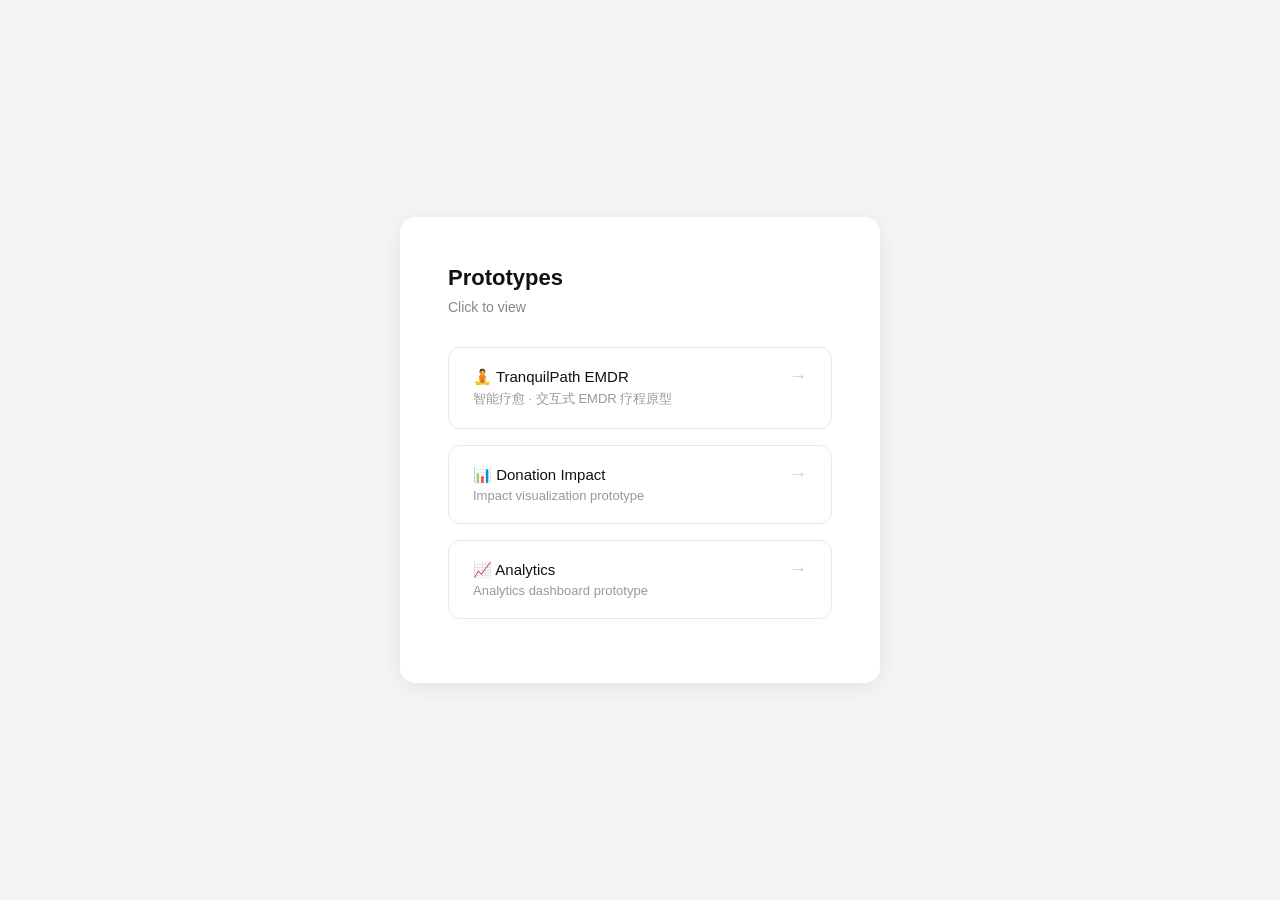
<file: index.html>
<!DOCTYPE html>
<html lang="en">
<head>
  <meta charset="UTF-8">
  <meta name="viewport" content="width=device-width, initial-scale=1.0">
  <title>Prototypes</title>
  <style>
    * { margin: 0; padding: 0; box-sizing: border-box; }
    body {
      font-family: -apple-system, BlinkMacSystemFont, 'Segoe UI', sans-serif;
      background: #f5f5f5;
      display: flex;
      align-items: center;
      justify-content: center;
      min-height: 100vh;
    }
    .container {
      background: white;
      border-radius: 16px;
      padding: 48px;
      max-width: 480px;
      width: 90%;
      box-shadow: 0 4px 24px rgba(0,0,0,0.08);
    }
    h1 {
      font-size: 22px;
      font-weight: 600;
      color: #111;
      margin-bottom: 8px;
    }
    p {
      font-size: 14px;
      color: #888;
      margin-bottom: 32px;
    }
    .card {
      display: block;
      text-decoration: none;
      border: 1.5px solid #e8e8e8;
      border-radius: 12px;
      padding: 20px 24px;
      margin-bottom: 16px;
      transition: all 0.2s ease;
      color: inherit;
    }
    .card:hover {
      border-color: #111;
      box-shadow: 0 2px 12px rgba(0,0,0,0.08);
      transform: translateY(-1px);
    }
    .card-title {
      font-size: 15px;
      font-weight: 500;
      color: #111;
      margin-bottom: 4px;
    }
    .card-desc {
      font-size: 13px;
      color: #999;
    }
    .arrow {
      float: right;
      color: #ccc;
      font-size: 18px;
      margin-top: -2px;
    }
  </style>
</head>
<body>
  <div class="container">
    <h1>Prototypes</h1>
    <p>Click to view</p>
    <a class="card" href="05-Coding-Projects/TranquilPath-EMDR.html">
      <span class="arrow">→</span>
      <div class="card-title">🧘 TranquilPath EMDR</div>
      <div class="card-desc">智能疗愈 · 交互式 EMDR 疗程原型</div>
    </a>
    <a class="card" href="donation-impact-preview.html">
      <span class="arrow">→</span>
      <div class="card-title">📊 Donation Impact</div>
      <div class="card-desc">Impact visualization prototype</div>
    </a>
    <a class="card" href="test-analytics-prototype.html">
      <span class="arrow">→</span>
      <div class="card-title">📈 Analytics</div>
      <div class="card-desc">Analytics dashboard prototype</div>
    </a>
  </div>
</body>
</html>
</file>
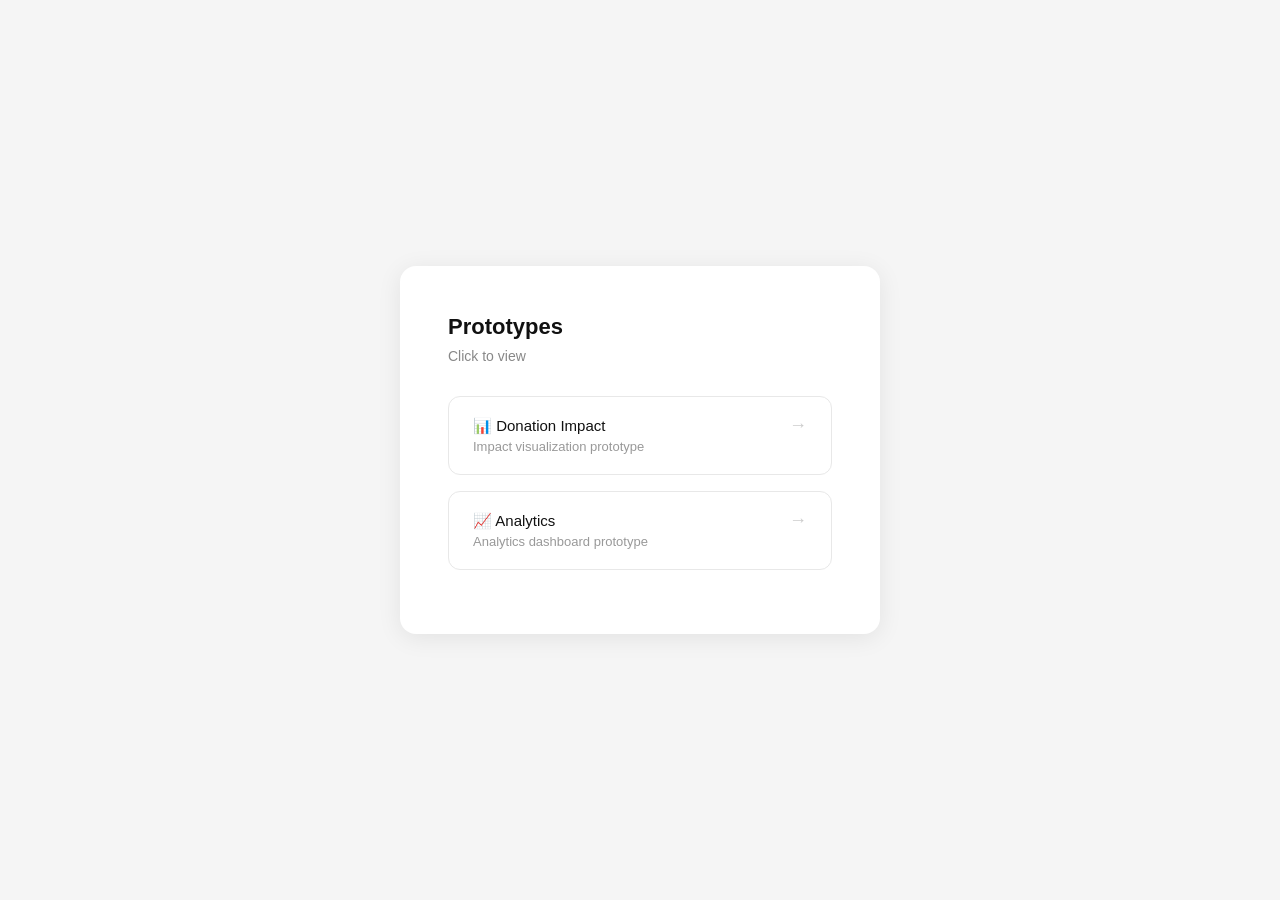
<file: 03-Visual-Data/charts-prototyping/index.html>
<!DOCTYPE html>
<html lang="en">
<head>
  <meta charset="UTF-8">
  <meta name="viewport" content="width=device-width, initial-scale=1.0">
  <title>Prototypes</title>
  <style>
    * { margin: 0; padding: 0; box-sizing: border-box; }
    body {
      font-family: -apple-system, BlinkMacSystemFont, 'Segoe UI', sans-serif;
      background: #f5f5f5;
      display: flex;
      align-items: center;
      justify-content: center;
      min-height: 100vh;
    }
    .container {
      background: white;
      border-radius: 16px;
      padding: 48px;
      max-width: 480px;
      width: 90%;
      box-shadow: 0 4px 24px rgba(0,0,0,0.08);
    }
    h1 {
      font-size: 22px;
      font-weight: 600;
      color: #111;
      margin-bottom: 8px;
    }
    p {
      font-size: 14px;
      color: #888;
      margin-bottom: 32px;
    }
    .card {
      display: block;
      text-decoration: none;
      border: 1.5px solid #e8e8e8;
      border-radius: 12px;
      padding: 20px 24px;
      margin-bottom: 16px;
      transition: all 0.2s ease;
      color: inherit;
    }
    .card:hover {
      border-color: #111;
      box-shadow: 0 2px 12px rgba(0,0,0,0.08);
      transform: translateY(-1px);
    }
    .card-title {
      font-size: 15px;
      font-weight: 500;
      color: #111;
      margin-bottom: 4px;
    }
    .card-desc {
      font-size: 13px;
      color: #999;
    }
    .arrow {
      float: right;
      color: #ccc;
      font-size: 18px;
      margin-top: -2px;
    }
  </style>
</head>
<body>
  <div class="container">
    <h1>Prototypes</h1>
    <p>Click to view</p>
    <a class="card" href="donation-impact-preview.html">
      <span class="arrow">→</span>
      <div class="card-title">📊 Donation Impact</div>
      <div class="card-desc">Impact visualization prototype</div>
    </a>
    <a class="card" href="test-analytics-prototype.html">
      <span class="arrow">→</span>
      <div class="card-title">📈 Analytics</div>
      <div class="card-desc">Analytics dashboard prototype</div>
    </a>
  </div>
</body>
</html>
</file>
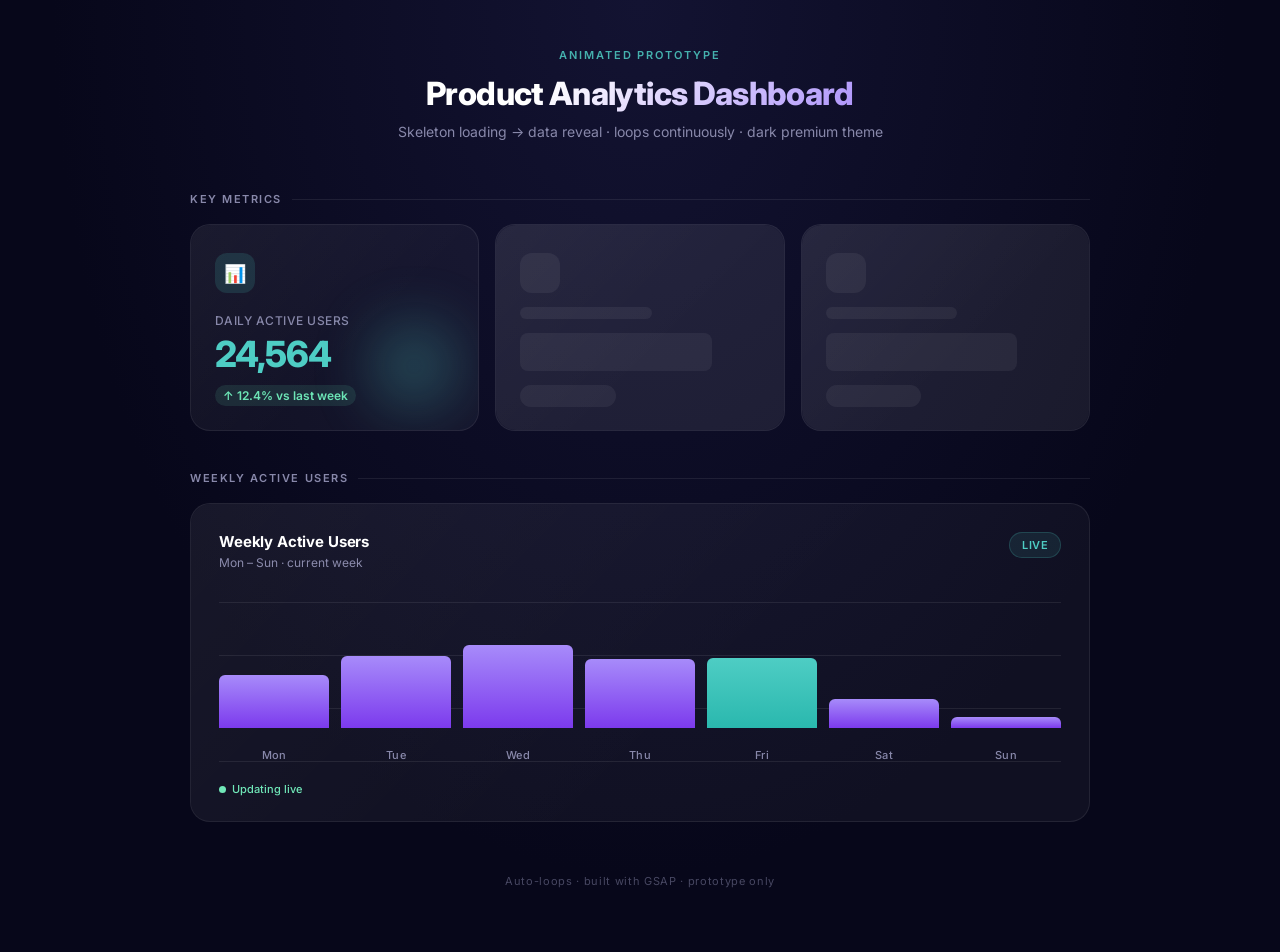
<file: test-analytics-prototype.html>
<!DOCTYPE html>
<html lang="en">
<head>
  <meta charset="UTF-8">
  <meta name="viewport" content="width=device-width, initial-scale=1.0">
  <title>Analytics Dashboard — Animated Prototype</title>

  <link rel="preconnect" href="https://fonts.googleapis.com">
  <link href="https://fonts.googleapis.com/css2?family=Inter:wght@300;400;500;600;700;800;900&display=swap" rel="stylesheet">
  <script src="https://cdnjs.cloudflare.com/ajax/libs/gsap/3.12.5/gsap.min.js"></script>

  <style>
    *, *::before, *::after { box-sizing: border-box; margin: 0; padding: 0; }

    :root {
      --bg: #07071a;
      --surface: rgba(255,255,255,0.04);
      --surface-hover: rgba(255,255,255,0.07);
      --border: rgba(255,255,255,0.08);
      --skeleton: rgba(255,255,255,0.06);
      --skeleton-shine: rgba(255,255,255,0.13);
      --text: #ffffff;
      --subtext: #8888aa;
      --teal: #4ecdc4;
      --coral: #ff6b6b;
      --gold: #ffd93d;
      --lavender: #a78bfa;
      --green: #6ee7b7;
    }

    body {
      background: radial-gradient(ellipse at 50% 0%, #131332 0%, #07071a 65%);
      font-family: 'Inter', sans-serif;
      color: var(--text);
      min-height: 100vh;
      display: flex;
      flex-direction: column;
      align-items: center;
      padding: 48px 24px 64px;
    }

    /* ── Header ── */
    .header {
      text-align: center;
      margin-bottom: 52px;
    }
    .header .eyebrow {
      font-size: 11px;
      font-weight: 600;
      letter-spacing: 0.18em;
      text-transform: uppercase;
      color: var(--teal);
      margin-bottom: 12px;
      opacity: 0.85;
    }
    .header h1 {
      font-size: 32px;
      font-weight: 800;
      letter-spacing: -0.02em;
      background: linear-gradient(135deg, #fff 30%, #a78bfa 100%);
      -webkit-background-clip: text;
      -webkit-text-fill-color: transparent;
      background-clip: text;
    }
    .header p {
      margin-top: 10px;
      font-size: 14px;
      color: var(--subtext);
    }

    /* ── Section wrapper ── */
    .dashboard {
      width: 100%;
      max-width: 900px;
      display: flex;
      flex-direction: column;
      gap: 40px;
    }

    .section-label {
      font-size: 11px;
      font-weight: 600;
      letter-spacing: 0.14em;
      text-transform: uppercase;
      color: var(--subtext);
      margin-bottom: 18px;
      display: flex;
      align-items: center;
      gap: 10px;
    }
    .section-label::after {
      content: '';
      flex: 1;
      height: 1px;
      background: var(--border);
    }

    /* ── Stat Cards ── */
    .cards-row {
      display: grid;
      grid-template-columns: repeat(3, 1fr);
      gap: 16px;
    }

    .card {
      position: relative;
      background: var(--surface);
      border: 1px solid var(--border);
      border-radius: 20px;
      padding: 28px 24px 24px;
      overflow: hidden;
    }
    .card::before {
      content: '';
      position: absolute;
      inset: 0;
      border-radius: 20px;
      background: linear-gradient(135deg, rgba(255,255,255,0.035) 0%, transparent 60%);
      pointer-events: none;
    }

    /* skeleton layer */
    .skel-overlay {
      position: absolute;
      inset: 0;
      padding: 28px 24px 24px;
      background: var(--surface);
      border-radius: 20px;
      z-index: 3;
      display: flex;
      flex-direction: column;
      gap: 14px;
    }

    .skel {
      background: var(--skeleton);
      border-radius: 8px;
      position: relative;
      overflow: hidden;
      flex-shrink: 0;
    }
    .skel::after {
      content: '';
      position: absolute;
      inset: 0;
      background: linear-gradient(90deg, transparent 0%, var(--skeleton-shine) 50%, transparent 100%);
      transform: translateX(-100%);
      animation: shimmer 1.8s infinite;
    }
    @keyframes shimmer {
      100% { transform: translateX(100%); }
    }

    /* real card content */
    .card-content {
      position: relative;
      z-index: 1;
    }

    .card-icon {
      width: 40px;
      height: 40px;
      border-radius: 12px;
      display: flex;
      align-items: center;
      justify-content: center;
      font-size: 18px;
      margin-bottom: 20px;
      flex-shrink: 0;
    }

    .card-label {
      font-size: 12px;
      font-weight: 500;
      color: var(--subtext);
      letter-spacing: 0.04em;
      margin-bottom: 8px;
      text-transform: uppercase;
    }

    .card-value {
      font-size: 36px;
      font-weight: 800;
      letter-spacing: -0.03em;
      line-height: 1;
      margin-bottom: 12px;
    }

    .card-delta {
      font-size: 12px;
      font-weight: 600;
      display: inline-flex;
      align-items: center;
      gap: 4px;
      padding: 3px 8px;
      border-radius: 20px;
    }
    .card-delta.up {
      background: rgba(110, 231, 183, 0.12);
      color: var(--green);
    }
    .card-delta.down {
      background: rgba(255, 107, 107, 0.12);
      color: var(--coral);
    }

    /* glow accent under the value */
    .card-glow {
      position: absolute;
      bottom: 0;
      right: 0;
      width: 80px;
      height: 80px;
      border-radius: 50%;
      filter: blur(32px);
      opacity: 0.35;
      pointer-events: none;
    }

    /* ── Bar Chart Section ── */
    .chart-panel {
      background: var(--surface);
      border: 1px solid var(--border);
      border-radius: 20px;
      padding: 28px 28px 24px;
      position: relative;
      overflow: hidden;
    }
    .chart-panel::before {
      content: '';
      position: absolute;
      inset: 0;
      border-radius: 20px;
      background: linear-gradient(135deg, rgba(255,255,255,0.03) 0%, transparent 60%);
      pointer-events: none;
    }

    .chart-header {
      display: flex;
      align-items: flex-start;
      justify-content: space-between;
      margin-bottom: 32px;
    }
    .chart-title {
      font-size: 15px;
      font-weight: 700;
      letter-spacing: -0.01em;
    }
    .chart-subtitle {
      font-size: 12px;
      color: var(--subtext);
      margin-top: 4px;
    }
    .chart-badge {
      font-size: 11px;
      font-weight: 600;
      padding: 5px 12px;
      border-radius: 20px;
      background: rgba(78, 205, 196, 0.1);
      color: var(--teal);
      border: 1px solid rgba(78, 205, 196, 0.2);
      letter-spacing: 0.04em;
    }

    .bars-area {
      display: flex;
      align-items: flex-end;
      gap: 12px;
      height: 160px;
      padding-bottom: 0;
    }

    .bar-col {
      flex: 1;
      display: flex;
      flex-direction: column;
      align-items: center;
      gap: 10px;
      height: 100%;
      justify-content: flex-end;
    }

    .bar-track {
      width: 100%;
      height: 100%;
      display: flex;
      align-items: flex-end;
      position: relative;
    }

    .bar-fill {
      width: 100%;
      border-radius: 6px 6px 0 0;
      height: 0%; /* animated via GSAP */
      position: relative;
      overflow: hidden;
      transition: none;
    }

    /* shimmer on bars during skeleton phase */
    .bar-fill.skel-bar {
      background: var(--skeleton);
    }
    .bar-fill.skel-bar::after {
      content: '';
      position: absolute;
      inset: 0;
      background: linear-gradient(180deg, var(--skeleton-shine) 0%, transparent 100%);
      animation: barShimmer 1.6s ease-in-out infinite alternate;
    }
    @keyframes barShimmer {
      0%   { opacity: 0.3; }
      100% { opacity: 1; }
    }

    .bar-day {
      font-size: 11px;
      font-weight: 500;
      color: var(--subtext);
      letter-spacing: 0.03em;
      margin-top: 10px;
    }

    .bar-tip {
      position: absolute;
      top: -24px;
      left: 50%;
      transform: translateX(-50%);
      font-size: 10px;
      font-weight: 700;
      color: var(--text);
      opacity: 0;
      white-space: nowrap;
    }

    /* grid lines */
    .chart-grid {
      position: relative;
    }
    .grid-lines {
      position: absolute;
      inset: 0;
      display: flex;
      flex-direction: column;
      justify-content: space-between;
      pointer-events: none;
    }
    .grid-line {
      width: 100%;
      height: 1px;
      background: var(--border);
    }

    /* ── Floating status dot ── */
    .live-dot {
      display: inline-flex;
      align-items: center;
      gap: 6px;
      font-size: 11px;
      font-weight: 500;
      color: var(--green);
      margin-top: 20px;
    }
    .live-dot-circle {
      width: 7px;
      height: 7px;
      border-radius: 50%;
      background: var(--green);
      box-shadow: 0 0 0 0 rgba(110, 231, 183, 0.5);
      animation: pulse 2s ease-out infinite;
    }
    @keyframes pulse {
      0%   { box-shadow: 0 0 0 0   rgba(110, 231, 183, 0.5); }
      70%  { box-shadow: 0 0 0 8px rgba(110, 231, 183, 0);   }
      100% { box-shadow: 0 0 0 0   rgba(110, 231, 183, 0);   }
    }

    /* ── Footer ── */
    .footer-note {
      margin-top: 52px;
      font-size: 11px;
      color: rgba(136, 136, 170, 0.5);
      letter-spacing: 0.06em;
      text-align: center;
    }
  </style>
</head>
<body>

  <div class="header">
    <div class="eyebrow">Animated Prototype</div>
    <h1>Product Analytics Dashboard</h1>
    <p>Skeleton loading → data reveal · loops continuously · dark premium theme</p>
  </div>

  <div class="dashboard">

    <!-- ── Section 1: Key Metrics ── -->
    <div>
      <div class="section-label">Key Metrics</div>
      <div class="cards-row" id="cards-row">

        <!-- Card 1: DAU -->
        <div class="card" id="card-dau">
          <div class="skel-overlay" id="skel-dau">
            <div class="skel" style="height:40px; width:40px; border-radius:12px;"></div>
            <div class="skel" style="height:12px; width:55%;"></div>
            <div class="skel" style="height:38px; width:80%;"></div>
            <div class="skel" style="height:22px; width:40%; border-radius:20px;"></div>
          </div>
          <div class="card-content" style="opacity:0;" id="content-dau">
            <div class="card-icon" style="background: rgba(78,205,196,0.15);">📊</div>
            <div class="card-label">Daily Active Users</div>
            <div class="card-value" id="val-dau" style="color: var(--teal);">0</div>
            <div class="card-delta up">↑ 12.4% vs last week</div>
            <div class="card-glow" style="background: var(--teal);"></div>
          </div>
        </div>

        <!-- Card 2: Revenue -->
        <div class="card" id="card-rev">
          <div class="skel-overlay" id="skel-rev">
            <div class="skel" style="height:40px; width:40px; border-radius:12px;"></div>
            <div class="skel" style="height:12px; width:55%;"></div>
            <div class="skel" style="height:38px; width:80%;"></div>
            <div class="skel" style="height:22px; width:40%; border-radius:20px;"></div>
          </div>
          <div class="card-content" style="opacity:0;" id="content-rev">
            <div class="card-icon" style="background: rgba(255,217,61,0.12);">💰</div>
            <div class="card-label">Monthly Revenue</div>
            <div class="card-value" id="val-rev" style="color: var(--gold);">$0</div>
            <div class="card-delta up">↑ 8.7% MoM</div>
            <div class="card-glow" style="background: var(--gold);"></div>
          </div>
        </div>

        <!-- Card 3: Churn Rate -->
        <div class="card" id="card-churn">
          <div class="skel-overlay" id="skel-churn">
            <div class="skel" style="height:40px; width:40px; border-radius:12px;"></div>
            <div class="skel" style="height:12px; width:55%;"></div>
            <div class="skel" style="height:38px; width:80%;"></div>
            <div class="skel" style="height:22px; width:40%; border-radius:20px;"></div>
          </div>
          <div class="card-content" style="opacity:0;" id="content-churn">
            <div class="card-icon" style="background: rgba(167,139,250,0.12);">📉</div>
            <div class="card-label">Churn Rate</div>
            <div class="card-value" id="val-churn" style="color: var(--lavender);">0%</div>
            <div class="card-delta down">↓ 0.3% vs last month</div>
            <div class="card-glow" style="background: var(--lavender);"></div>
          </div>
        </div>

      </div>
    </div>

    <!-- ── Section 2: Bar Chart ── -->
    <div>
      <div class="section-label">Weekly Active Users</div>
      <div class="chart-panel" id="chart-panel">
        <div class="chart-header">
          <div>
            <div class="chart-title">Weekly Active Users</div>
            <div class="chart-subtitle">Mon – Sun · current week</div>
          </div>
          <div class="chart-badge" id="chart-badge">LIVE</div>
        </div>

        <div class="chart-grid" style="position:relative;">
          <!-- background grid lines -->
          <div class="grid-lines" style="height:160px; padding-bottom:0;">
            <div class="grid-line"></div>
            <div class="grid-line"></div>
            <div class="grid-line"></div>
            <div class="grid-line"></div>
          </div>

          <div class="bars-area" id="bars-area">
            <!-- bars injected by JS -->
          </div>
        </div>

        <div class="live-dot">
          <div class="live-dot-circle"></div>
          Updating live
        </div>
      </div>
    </div>

  </div>

  <div class="footer-note">Auto-loops · built with GSAP · prototype only</div>

<script>
  // ─── Data ───────────────────────────────────────────────────────────────────
  const DAYS = ['Mon', 'Tue', 'Wed', 'Thu', 'Fri', 'Sat', 'Sun'];
  // heights as % of track (0–100)
  const BAR_DATA = [42, 58, 71, 65, 88, 53, 36];
  const BAR_COLORS = [
    'linear-gradient(180deg, #a78bfa 0%, #7c3aed 100%)',
    'linear-gradient(180deg, #a78bfa 0%, #7c3aed 100%)',
    'linear-gradient(180deg, #a78bfa 0%, #7c3aed 100%)',
    'linear-gradient(180deg, #a78bfa 0%, #7c3aed 100%)',
    'linear-gradient(180deg, #4ecdc4 0%, #2ab8ae 100%)', // peak day — teal highlight
    'linear-gradient(180deg, #a78bfa 0%, #7c3aed 100%)',
    'linear-gradient(180deg, #a78bfa 0%, #7c3aed 100%)',
  ];
  const BAR_LABELS = ['24.1k', '32.8k', '40.2k', '37.5k', '49.6k', '30.1k', '20.9k'];

  // ─── Build Bar Chart DOM ─────────────────────────────────────────────────────
  const barsArea = document.getElementById('bars-area');
  DAYS.forEach((day, i) => {
    const col = document.createElement('div');
    col.className = 'bar-col';

    const track = document.createElement('div');
    track.className = 'bar-track';

    const fill = document.createElement('div');
    fill.className = 'bar-fill skel-bar';
    fill.id = `bar-${i}`;
    fill.style.height = '0%';

    const tip = document.createElement('div');
    tip.className = 'bar-tip';
    tip.id = `tip-${i}`;
    tip.textContent = BAR_LABELS[i];

    fill.appendChild(tip);
    track.appendChild(fill);

    const label = document.createElement('div');
    label.className = 'bar-day';
    label.textContent = day;

    col.appendChild(track);
    col.appendChild(label);
    barsArea.appendChild(col);
  });

  // ─── Helpers ─────────────────────────────────────────────────────────────────
  function resetCards() {
    ['dau','rev','churn'].forEach(id => {
      gsap.set(`#skel-${id}`, { opacity: 1, display: 'flex' });
      gsap.set(`#content-${id}`, { opacity: 0 });
    });
    document.getElementById('val-dau').textContent   = '0';
    document.getElementById('val-rev').textContent   = '$0';
    document.getElementById('val-churn').textContent = '0%';
  }

  function resetBars() {
    for (let i = 0; i < 7; i++) {
      const bar = document.getElementById(`bar-${i}`);
      const tip = document.getElementById(`tip-${i}`);
      bar.classList.add('skel-bar');
      bar.style.background = '';
      gsap.set(bar, { height: '0%' });
      gsap.set(tip, { opacity: 0 });
    }
  }

  // ─── Card Reveal ─────────────────────────────────────────────────────────────
  function revealCard(skelId, contentId, valueId, targetVal, formatter, color) {
    const tl = gsap.timeline();
    const skel    = document.getElementById(skelId);
    const content = document.getElementById(contentId);
    const valEl   = document.getElementById(valueId);
    const icon    = content.querySelector('.card-icon');
    const label   = content.querySelector('.card-label');
    const value   = content.querySelector('.card-value');
    const delta   = content.querySelector('.card-delta');

    // pre-set real content elements
    gsap.set([icon, label, value, delta], { opacity: 0, y: 12 });

    tl
      // skeleton fades out
      .to(skel, { opacity: 0, duration: 0.45, ease: 'power2.out',
                  onComplete: () => { skel.style.display = 'none'; } })
      // content fades in
      .to(content, { opacity: 1, duration: 0.3, ease: 'power2.out' }, '-=0.1')
      // icon pops
      .to(icon,    { opacity: 1, y: 0, duration: 0.4, ease: 'back.out(2.2)' }, '-=0.15')
      // label slides
      .to(label,   { opacity: 1, y: 0, duration: 0.3, ease: 'power3.out' }, '-=0.2')
      // value counts up
      .add(() => {
        const proxy = { val: 0 };
        gsap.to(proxy, {
          val: targetVal,
          duration: 1.4,
          ease: 'power2.out',
          onUpdate: () => { valEl.textContent = formatter(proxy.val); }
        });
        gsap.to(value, { opacity: 1, y: 0, duration: 0.4, ease: 'power3.out' });
      }, '-=0.1')
      // delta badge
      .to(delta, { opacity: 1, y: 0, duration: 0.35, ease: 'power3.out' }, '+=0.8');

    return tl;
  }

  // ─── Bar Chart Reveal ─────────────────────────────────────────────────────────
  function runBarChart() {
    const tl = gsap.timeline();

    for (let i = 0; i < 7; i++) {
      const bar = document.getElementById(`bar-${i}`);
      const tip = document.getElementById(`tip-${i}`);
      const targetH = BAR_DATA[i];

      // stagger each bar by 0.1s
      tl.add(() => {
        bar.classList.remove('skel-bar');
        bar.style.background = BAR_COLORS[i];
        gsap.to(bar, {
          height: targetH + '%',
          duration: 0.7,
          ease: 'power2.out',
          onComplete: () => {
            gsap.to(tip, { opacity: 1, duration: 0.25, ease: 'power2.out' });
          }
        });
      }, i * 0.1);
    }

    return tl;
  }

  // ─── Main Loop: Cards ─────────────────────────────────────────────────────────
  function runCardLoop() {
    resetCards();
    const masterTl = gsap.timeline({
      onComplete: () => {
        gsap.delayedCall(2.2, runCardLoop);
      }
    });

    // each card reveals one by one with a gap
    masterTl
      .add(revealCard('skel-dau',   'content-dau',   'val-dau',   24618, v => Math.round(v).toLocaleString(), '#4ecdc4'), 0)
      .add(revealCard('skel-rev',   'content-rev',   'val-rev',   182400, v => '$' + Math.round(v / 1000).toFixed(0) + 'K', '#ffd93d'), '+=0.6')
      .add(revealCard('skel-churn', 'content-churn', 'val-churn', 2.1,   v => v.toFixed(1) + '%', '#a78bfa'), '+=0.6')
      .to({}, { duration: 1.8 }); // hold before looping

    return masterTl;
  }

  // ─── Main Loop: Bars ─────────────────────────────────────────────────────────
  function runBarLoop() {
    resetBars();

    // skeleton bars grow slightly to show "loading" feel
    for (let i = 0; i < 7; i++) {
      gsap.set(document.getElementById(`bar-${i}`), { height: (BAR_DATA[i] * 0.25) + '%' });
    }

    // after skeleton hold, reveal real bars
    gsap.delayedCall(1.5, () => {
      const tl = runBarChart();
      tl.add(() => {
        gsap.delayedCall(3.5, runBarLoop);
      });
    });
  }

  // ─── Kick off both loops independently ───────────────────────────────────────
  runCardLoop();
  runBarLoop();
</script>
</body>
</html>
</file>
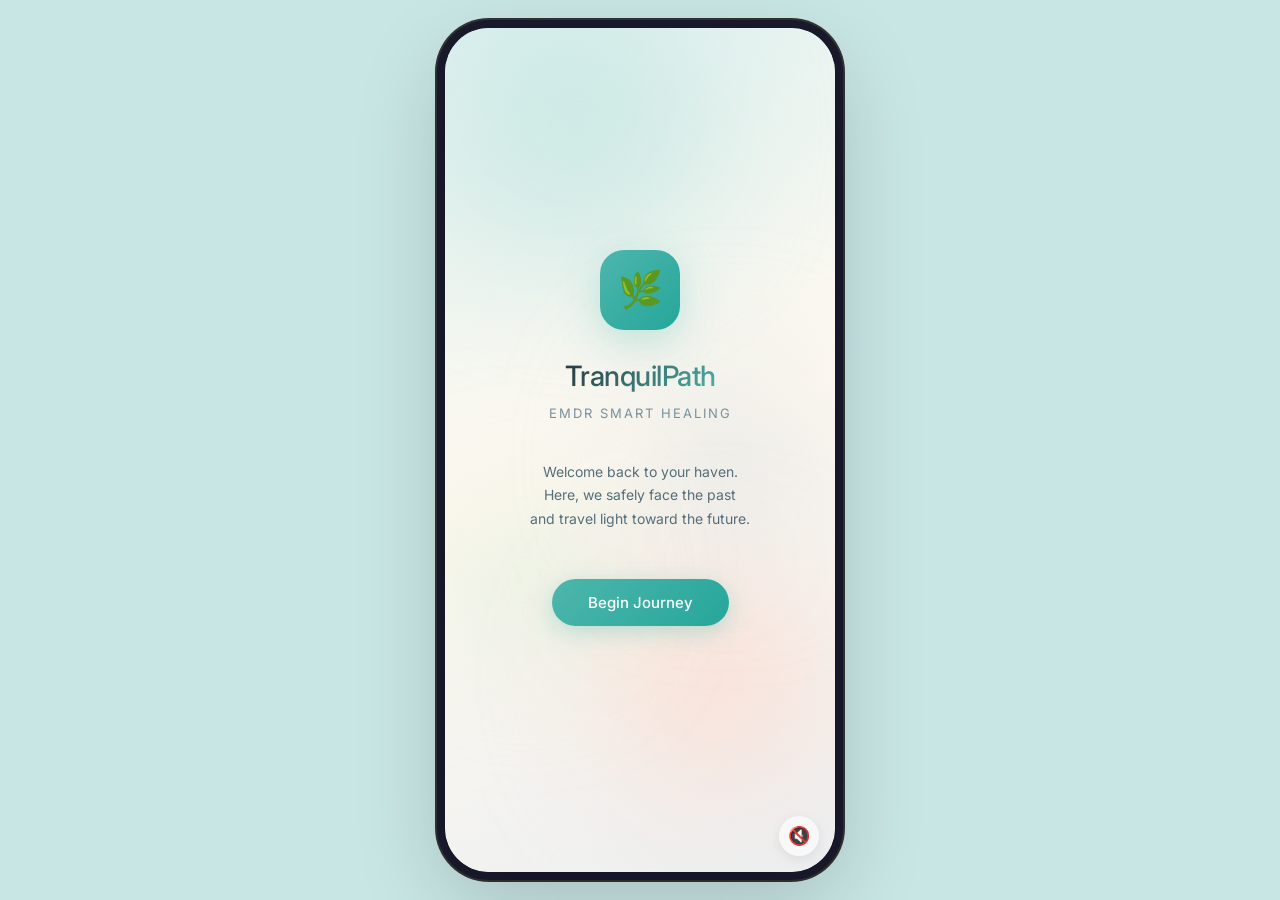
<file: 05-Coding-Projects/TranquilPath-EMDR.html>
<!DOCTYPE html>
<html lang="en">
<head>
<meta charset="UTF-8">
<meta name="viewport" content="width=device-width,initial-scale=1,maximum-scale=1,user-scalable=no">
<title>TranquilPath · EMDR Smart Healing</title>
<link rel="preconnect" href="https://fonts.googleapis.com">
<link rel="preconnect" href="https://fonts.gstatic.com" crossorigin>
<link href="https://fonts.googleapis.com/css2?family=Inter:wght@400;500&family=Noto+Sans+SC:wght@400;500&display=swap" rel="stylesheet">
<script src="https://cdnjs.cloudflare.com/ajax/libs/gsap/3.12.5/gsap.min.js"></script>
<style>
/* ═══ 0. VARIABLES & RESET ═══ */
*,*::before,*::after{margin:0;padding:0;box-sizing:border-box}
:root{
  --mint:#E0F2F1;--mint-deep:#4DB6AC;--mint-mid:#80CBC4;--mint-light:#B2DFDB;
  --warm:#FFF9F0;--warm-accent:#FFAB91;--warm-deep:#FF8A65;
  --cloud:#ECEFF1;--cloud-deep:#90A4AE;
  --text-1:#263238;--text-2:#546E7A;--text-3:#78909C;
  --danger:#EF5350;--danger-bg:rgba(239,83,80,0.08);
  --glass:rgba(255,255,255,0.42);--glass-strong:rgba(255,255,255,0.62);
  --glass-border:rgba(255,255,255,0.55);--glass-shadow:0 8px 32px rgba(0,0,0,0.07);
  --r-sm:12px;--r-md:20px;--r-lg:28px;
  --ball-color:#4DB6AC;
}
html,body{height:100%;overflow:hidden;background:#c8e6e4}
body{
  font-family:'Inter','Noto Sans SC',system-ui,sans-serif;
  color:var(--text-1);line-height:1.6;font-weight:400;
  display:flex;align-items:center;justify-content:center;
  -webkit-font-smoothing:antialiased;
}

/* ═══ 1. PHONE FRAME ═══ */
.phone{
  width:390px;height:844px;border-radius:44px;overflow:hidden;
  position:relative;
  background:linear-gradient(160deg,var(--mint) 0%,var(--warm) 50%,var(--cloud) 100%);
  box-shadow:0 30px 90px rgba(0,0,0,0.18),0 0 0 8px #1a1a2e,0 0 0 10px #333;
}
@media(max-width:430px){
  .phone{width:100vw;height:100dvh;border-radius:0;box-shadow:none}
  html,body{background:var(--mint)}
}

/* ═══ 2. BG ORBS ═══ */
.bg-orbs{position:absolute;inset:0;overflow:hidden;z-index:0;pointer-events:none}
.orb{position:absolute;border-radius:50%;filter:blur(70px);opacity:.5;will-change:transform}
.orb-1{width:280px;height:280px;background:#B2DFDB;top:-60px;left:-40px}
.orb-2{width:220px;height:220px;background:#FFCCBC;bottom:60px;right:-30px}
.orb-3{width:180px;height:180px;background:#CFD8DC;top:45%;left:40%}
.orb-4{width:150px;height:150px;background:#C8E6C9;bottom:30%;left:-20px}

/* ═══ 3. SCREENS ═══ */
.screen{
  position:absolute;inset:0;z-index:1;
  display:flex;flex-direction:column;align-items:center;
  padding:56px 24px 36px;opacity:0;pointer-events:none;
  overflow-y:auto;overflow-x:hidden;-webkit-overflow-scrolling:touch;
}
.screen.active{opacity:1;pointer-events:auto}
.screen::-webkit-scrollbar{display:none}

/* ═══ 4. STAGE BAR ═══ */
.stage-bar{
  position:absolute;top:14px;left:24px;right:24px;z-index:10;
  display:flex;align-items:center;gap:5px;
}
.stage-dot{flex:1;height:3px;border-radius:2px;background:rgba(77,182,172,0.15);transition:background .5s}
.stage-dot.done{background:var(--mint-deep)}
.stage-dot.current{background:var(--mint-deep);animation:pulse-dot 2s ease-in-out infinite}
@keyframes pulse-dot{0%,100%{opacity:1}50%{opacity:.45}}

/* ═══ 5. GLASS ═══ */
.glass{background:var(--glass);backdrop-filter:blur(24px);-webkit-backdrop-filter:blur(24px);border:1px solid var(--glass-border);border-radius:var(--r-md);box-shadow:var(--glass-shadow)}
.glass-strong{background:var(--glass-strong);backdrop-filter:blur(30px);-webkit-backdrop-filter:blur(30px);border:1px solid rgba(255,255,255,0.7);border-radius:var(--r-md);box-shadow:var(--glass-shadow)}

/* ═══ 6. BUTTONS ═══ */
.btn{display:inline-flex;align-items:center;justify-content:center;gap:8px;padding:14px 36px;border:none;border-radius:50px;cursor:pointer;font-family:inherit;font-size:15px;font-weight:500;transition:transform .2s,box-shadow .2s;-webkit-tap-highlight-color:transparent}
.btn:active{transform:scale(.96)}
.btn-primary{background:linear-gradient(135deg,var(--mint-deep),#26A69A);color:#fff;box-shadow:0 6px 24px rgba(77,182,172,0.35)}
.btn-primary:hover{box-shadow:0 8px 30px rgba(77,182,172,0.5)}
.btn-danger{background:linear-gradient(135deg,#EF5350,#E53935);color:#fff;box-shadow:0 6px 24px rgba(239,83,80,0.3)}
.btn-soft{background:rgba(255,255,255,0.5);backdrop-filter:blur(12px);color:var(--text-1);border:1px solid rgba(255,255,255,0.6)}
.btn-ghost{background:transparent;color:var(--text-2);padding:10px 20px;font-size:13px;cursor:pointer;border:none;font-family:inherit}
.btn-icon{width:44px;height:44px;padding:0;border-radius:50%;background:rgba(255,255,255,0.45);backdrop-filter:blur(12px);border:1px solid rgba(255,255,255,0.5);color:var(--text-1);font-size:18px;cursor:pointer;transition:transform .15s;display:flex;align-items:center;justify-content:center}
.btn-icon:active{transform:scale(.9)}
.btn-sm{padding:8px 18px;font-size:13px;border-radius:40px}

/* ═══ 7. FORMS ═══ */
.form-group{width:100%;margin-bottom:14px}
.form-label{font-size:13px;font-weight:500;color:var(--text-2);margin-bottom:6px;display:block}
.form-textarea,.form-select,.form-input{width:100%;padding:12px 16px;border-radius:var(--r-sm);border:1.5px solid rgba(77,182,172,0.2);background:rgba(255,255,255,0.5);backdrop-filter:blur(12px);font-family:inherit;font-size:14px;color:var(--text-1);transition:border-color .3s;outline:none;line-height:1.6}
.form-textarea:focus,.form-select:focus,.form-input:focus{border-color:var(--mint-deep)}
.form-textarea{resize:none;height:100px}
.form-select{appearance:none;background-image:url("data:image/svg+xml,%3Csvg xmlns='http://www.w3.org/2000/svg' width='12' height='12' viewBox='0 0 12 12'%3E%3Cpath d='M2 4l4 4 4-4' fill='none' stroke='%2378909C' stroke-width='1.5'/%3E%3C/svg%3E");background-repeat:no-repeat;background-position:right 12px center}
.char-count{font-size:11px;color:var(--text-3);text-align:right;margin-top:4px}

/* ═══ 8. WELCOME ═══ */
#welcome{justify-content:center;padding-bottom:80px}
.welcome-logo{width:80px;height:80px;border-radius:24px;background:linear-gradient(135deg,var(--mint-deep),#26A69A);display:flex;align-items:center;justify-content:center;font-size:36px;margin-bottom:24px;box-shadow:0 12px 40px rgba(77,182,172,0.3)}
.welcome-title{font-size:28px;font-weight:500;letter-spacing:-.5px;background:linear-gradient(135deg,var(--text-1),var(--mint-deep));-webkit-background-clip:text;-webkit-text-fill-color:transparent;margin-bottom:4px}
.welcome-sub{font-size:13px;color:var(--text-3);letter-spacing:2px;margin-bottom:36px}
.welcome-quote{font-size:14px;color:var(--text-2);text-align:center;max-width:300px;line-height:1.7;margin-bottom:48px}
.particles{position:absolute;inset:0;pointer-events:none;overflow:hidden;z-index:0}
.particle{position:absolute;bottom:-10px;border-radius:50%;background:rgba(77,182,172,0.3);animation:float-up linear infinite}
@keyframes float-up{0%{transform:translateY(0) translateX(0);opacity:0}8%{opacity:.4}85%{opacity:.15}100%{transform:translateY(-850px) translateX(30px);opacity:0}}

/* ═══ 9. HISTORY ═══ */
#history{padding-top:50px;gap:0}
.history-title{font-size:20px;font-weight:500;margin-bottom:4px;text-align:center}
.history-desc{font-size:13px;color:var(--text-2);text-align:center;max-width:280px;margin-bottom:18px;line-height:1.65}
.wizard-dots{display:flex;gap:8px;margin-bottom:18px}
.wizard-dot{width:8px;height:8px;border-radius:50%;background:rgba(77,182,172,0.2);transition:all .3s}
.wizard-dot.active{background:var(--mint-deep);transform:scale(1.3)}
.wizard-dot.done{background:var(--mint-mid)}
.wizard-step{width:100%;display:none;flex-direction:column;align-items:center}
.wizard-step.active{display:flex}
.wizard-nav{display:flex;gap:12px;margin-top:14px;width:100%}
.wizard-nav .btn{flex:1}
.encrypt-badge{display:inline-flex;align-items:center;gap:4px;font-size:11px;color:var(--mint-deep);padding:4px 10px;border-radius:20px;background:rgba(77,182,172,0.08);margin-bottom:10px}
.encrypt-badge.pulse{animation:enc-pulse 1s ease-in-out}
@keyframes enc-pulse{0%,100%{box-shadow:0 0 0 0 rgba(77,182,172,0)}50%{box-shadow:0 0 0 8px rgba(77,182,172,0.15)}}
.body-quick{display:flex;flex-wrap:wrap;gap:8px;justify-content:center;margin-top:8px}
.body-chip{padding:8px 14px;border-radius:20px;font-size:13px;cursor:pointer;background:rgba(255,255,255,0.4);border:1.5px solid rgba(77,182,172,0.15);transition:all .25s}
.body-chip.selected{background:rgba(77,182,172,0.15);border-color:var(--mint-deep);color:var(--mint-deep)}
.sud-inline{display:flex;gap:5px;justify-content:center;flex-wrap:wrap;margin:8px 0}
.sud-inline .sn{width:30px;height:30px;border-radius:50%;display:flex;align-items:center;justify-content:center;font-size:12px;cursor:pointer;background:rgba(77,182,172,0.08);color:var(--text-2);border:2px solid transparent;transition:all .2s}
.sud-inline .sn.sel{border-color:var(--mint-deep);background:rgba(77,182,172,0.2);color:var(--mint-deep);transform:scale(1.15)}
.sud-inline .sn.hi{background:var(--danger-bg)}
.sud-inline .sn.hi.sel{border-color:var(--danger);color:var(--danger);background:rgba(239,83,80,0.15)}
.voc-scale{display:flex;gap:6px;justify-content:center;margin:8px 0}
.voc-n{width:34px;height:34px;border-radius:50%;display:flex;align-items:center;justify-content:center;font-size:14px;cursor:pointer;background:rgba(77,182,172,0.08);color:var(--text-2);border:2px solid transparent;transition:all .2s}
.voc-n.sel{border-color:var(--mint-deep);background:rgba(77,182,172,0.2);color:var(--mint-deep);transform:scale(1.15)}

/* ═══ 10. SAFE PLACE ═══ */
#safe-place{justify-content:center;gap:0}
.breath-container{position:relative;width:180px;height:180px;margin-bottom:28px}
.breath-ring{position:absolute;inset:0;border-radius:50%;border:2.5px solid rgba(77,182,172,0.25)}
.breath-circle{position:absolute;inset:12px;border-radius:50%;background:radial-gradient(circle at 40% 35%,rgba(178,223,219,0.6),rgba(77,182,172,0.2));box-shadow:0 0 50px rgba(77,182,172,0.15);will-change:transform}
.breath-glow{position:absolute;inset:-20px;border-radius:50%;background:radial-gradient(circle,rgba(77,182,172,0.08) 0%,transparent 70%);will-change:transform}
.breath-text{font-size:16px;color:var(--mint-deep);text-align:center;min-height:28px}
.safe-title{font-size:20px;font-weight:500;margin-bottom:10px;text-align:center}
.safe-desc{font-size:13px;color:var(--text-2);text-align:center;max-width:280px;line-height:1.7;margin-bottom:24px}
.breath-counter{font-size:12px;color:var(--text-3);margin-top:14px}

/* ═══ 11. MODE SELECT ═══ */
#mode-select{padding-top:44px;gap:0}
.mode-title{font-size:18px;font-weight:500;margin-bottom:4px;text-align:center}
.mode-desc{font-size:12px;color:var(--text-2);text-align:center;max-width:290px;margin-bottom:12px;line-height:1.6}
.mode-cards{display:flex;flex-direction:column;gap:8px;width:100%;margin-bottom:8px}
.mode-card{padding:12px 14px;border-radius:var(--r-md);cursor:pointer;background:rgba(255,255,255,0.35);backdrop-filter:blur(18px);border:2px solid transparent;transition:all .3s}
.mode-card.on{border-color:var(--mint-deep);background:rgba(224,242,241,0.45);box-shadow:0 4px 20px rgba(77,182,172,0.12)}
.mode-top{display:flex;align-items:center;gap:12px}
.mode-icon{width:36px;height:36px;border-radius:10px;flex-shrink:0;display:flex;align-items:center;justify-content:center;font-size:18px;background:rgba(77,182,172,0.1)}
.mode-card.on .mode-icon{background:rgba(77,182,172,0.2)}
.mode-label{font-size:14px;font-weight:500;margin-bottom:1px}
.mode-detail{font-size:11px;color:var(--text-3);line-height:1.5}
.mode-toggle{margin-left:auto;width:42px;height:24px;border-radius:12px;background:rgba(0,0,0,0.1);position:relative;cursor:pointer;transition:background .3s;flex-shrink:0}
.mode-toggle::after{content:'';position:absolute;top:2px;left:2px;width:20px;height:20px;border-radius:50%;background:#fff;box-shadow:0 1px 4px rgba(0,0,0,0.15);transition:transform .3s}
.mode-card.on .mode-toggle{background:var(--mint-deep)}
.mode-card.on .mode-toggle::after{transform:translateX(18px)}
.mode-sub{margin-top:8px;padding-top:8px;border-top:1px solid rgba(77,182,172,0.1);display:none}
.mode-card.on .mode-sub{display:block}
.mode-sub-row{display:flex;align-items:center;gap:8px;margin-bottom:6px;flex-wrap:wrap}
.mode-sub-label{font-size:11px;color:var(--text-3);min-width:46px}
.color-dots{display:flex;gap:8px}
.color-dot{width:22px;height:22px;border-radius:50%;cursor:pointer;border:2.5px solid transparent;transition:all .2s}
.color-dot.active{border-color:var(--text-1);transform:scale(1.2)}
.pill-toggle{display:flex;background:rgba(255,255,255,0.4);border-radius:16px;overflow:hidden;border:1px solid rgba(255,255,255,0.5)}
.pill-opt{padding:5px 11px;font-size:11px;cursor:pointer;color:var(--text-3);transition:all .25s;border:none;background:none;font-family:inherit}
.pill-opt.active{background:var(--mint-deep);color:#fff;border-radius:14px}
.try-btn{margin-left:auto;padding:4px 10px;border-radius:12px;border:1px solid rgba(77,182,172,0.3);background:rgba(255,255,255,0.4);font-size:11px;color:var(--mint-deep);cursor:pointer;font-family:inherit;transition:all .2s}
.try-btn:hover{background:rgba(77,182,172,0.1)}
.reps-row{display:flex;align-items:center;gap:12px;width:100%;padding:8px 14px;border-radius:var(--r-sm);background:rgba(255,255,255,0.3);margin-bottom:10px}
.reps-label{font-size:13px;color:var(--text-2);white-space:nowrap}
.reps-slider{flex:1;accent-color:var(--mint-deep);cursor:pointer}
.reps-val{font-size:14px;font-weight:500;color:var(--mint-deep);min-width:28px;text-align:center}

/* ═══ 12. SESSION ═══ */
#session{padding:50px 18px 20px;gap:0}
.session-header{display:flex;align-items:center;justify-content:space-between;width:100%;margin-bottom:6px}
.session-phase{font-size:13px;font-weight:500;color:var(--mint-deep)}
.session-sets{font-size:12px;color:var(--text-3)}
.bls-area{position:relative;width:100%;flex:1;min-height:260px;border-radius:var(--r-lg);overflow:hidden;background:rgba(255,255,255,0.18);margin:8px 0}
.bls-ball{position:absolute;width:40px;height:40px;border-radius:50%;background:radial-gradient(circle at 38% 35%,var(--mint-light),var(--ball-color));box-shadow:0 0 24px rgba(77,182,172,0.4),0 0 48px rgba(77,182,172,0.15);top:50%;left:0;transform:translate(0,-50%);will-change:transform;z-index:2}
.bls-path-line{position:absolute;top:50%;left:20px;right:20px;height:2px;background:rgba(77,182,172,0.1);border-radius:1px;z-index:1}
.bls-path-inf{position:absolute;inset:0;z-index:1;pointer-events:none;display:flex;align-items:center;justify-content:center}
.bls-path-inf svg{width:80%;opacity:.1}
.audio-vis{display:flex;align-items:center;justify-content:center;gap:3px;position:absolute;inset:0;z-index:2}
.audio-bar{width:5px;border-radius:3px;background:var(--mint-deep);transition:height .15s;will-change:height;opacity:.55}
.haptic-vis{position:absolute;inset:0;display:flex;align-items:center;justify-content:center;z-index:2}
.haptic-hands{position:relative;width:200px;height:200px}
.haptic-hand{position:absolute;font-size:48px;transition:opacity .3s,transform .3s;opacity:.25}
.haptic-hand.left{left:10px;top:50%;transform:translateY(-50%) scaleX(-1)}
.haptic-hand.right{right:10px;top:50%;transform:translateY(-50%)}
.haptic-hand.active{opacity:1;transform:translateY(-50%) scale(1.15)}
.haptic-hand.right.active{transform:translateY(-50%) scale(1.15)}
.haptic-label{position:absolute;bottom:28%;left:50%;transform:translateX(-50%);font-size:12px;color:var(--text-3);white-space:nowrap}
.guide-text{font-size:13px;color:var(--text-2);text-align:center;min-height:42px;line-height:1.65;margin-bottom:6px;max-width:320px;align-self:center}
.session-controls{display:flex;align-items:center;justify-content:center;gap:14px;width:100%;padding-top:4px}
.speed-label{font-size:11px;color:var(--text-3)}
.session-bottom{display:flex;align-items:center;gap:8px;margin-top:6px;width:100%}
.path-toggle{display:flex;background:rgba(255,255,255,0.4);border-radius:18px;overflow:hidden;border:1px solid rgba(255,255,255,0.5)}
.path-opt{padding:5px 12px;font-size:12px;cursor:pointer;color:var(--text-3);transition:all .25s;border:none;background:none;font-family:inherit}
.path-opt.active{background:var(--mint-deep);color:#fff;border-radius:16px}

/* ═══ 13. SUD POPUP ═══ */
.sud-overlay{position:absolute;inset:0;z-index:20;background:rgba(0,0,0,0.12);backdrop-filter:blur(4px);display:flex;align-items:flex-end;justify-content:center;opacity:0;pointer-events:none;transition:opacity .4s}
.sud-overlay.show{opacity:1;pointer-events:auto}
.sud-sheet{width:100%;padding:24px 22px 40px;background:rgba(255,255,255,0.88);backdrop-filter:blur(30px);border-radius:24px 24px 0 0;border:1px solid rgba(255,255,255,0.8);border-bottom:none;transform:translateY(100%);transition:transform .45s cubic-bezier(.32,.72,.37,1.1)}
.sud-overlay.show .sud-sheet{transform:translateY(0)}
.sud-handle{width:36px;height:4px;background:rgba(0,0,0,0.08);border-radius:2px;margin:0 auto 16px}
.sud-title{font-size:17px;font-weight:500;text-align:center;margin-bottom:3px}
.sud-subtitle{font-size:13px;color:var(--text-3);text-align:center;margin-bottom:16px}
.sud-scale{display:flex;align-items:center;justify-content:center;gap:5px;margin-bottom:6px}
.sud-num{width:28px;height:28px;border-radius:50%;display:flex;align-items:center;justify-content:center;font-size:12px;font-weight:500;cursor:pointer;background:rgba(77,182,172,0.08);color:var(--text-2);border:2px solid transparent;transition:all .2s}
.sud-num:hover{background:rgba(77,182,172,0.15)}
.sud-num.selected{border-color:var(--mint-deep);background:rgba(77,182,172,0.2);color:var(--mint-deep);transform:scale(1.15)}
.sud-num.high{background:var(--danger-bg)}
.sud-num.high.selected{border-color:var(--danger);background:rgba(239,83,80,0.15);color:var(--danger)}
.sud-labels{display:flex;justify-content:space-between;margin-bottom:12px;padding:0 4px}
.sud-labels span{font-size:10px;color:var(--text-3)}
.sud-feedback{font-size:13px;color:var(--text-2);text-align:center;min-height:38px;line-height:1.6;margin-bottom:12px}
.sud-actions{display:flex;justify-content:center}

/* ═══ 14. MOOD PICKER ═══ */
.mood-overlay{position:absolute;inset:0;z-index:22;background:rgba(0,0,0,0.08);backdrop-filter:blur(3px);display:flex;align-items:center;justify-content:center;opacity:0;pointer-events:none;transition:opacity .3s}
.mood-overlay.show{opacity:1;pointer-events:auto}
.mood-card{padding:24px 20px;border-radius:var(--r-lg);background:rgba(255,255,255,0.88);backdrop-filter:blur(30px);border:1px solid rgba(255,255,255,0.8);text-align:center;max-width:320px;width:90%}
.mood-card h3{font-size:16px;font-weight:500;margin-bottom:4px}
.mood-card p{font-size:12px;color:var(--text-3);margin-bottom:16px}
.mood-options{display:flex;justify-content:center;gap:6px}
.mood-opt{display:flex;flex-direction:column;align-items:center;gap:4px;padding:10px 6px;border-radius:var(--r-sm);cursor:pointer;transition:all .2s;border:2px solid transparent;min-width:50px}
.mood-opt:hover{background:rgba(77,182,172,0.08)}
.mood-opt .emoji{font-size:26px}
.mood-opt .mlabel{font-size:9px;color:var(--text-3)}

/* ═══ 15. CRISIS ALERT ═══ */
.crisis-overlay{position:absolute;inset:0;z-index:50;background:rgba(239,83,80,0.08);backdrop-filter:blur(8px);display:flex;align-items:center;justify-content:center;opacity:0;pointer-events:none;transition:opacity .3s}
.crisis-overlay.show{opacity:1;pointer-events:auto}
.crisis-card{padding:28px 24px;border-radius:var(--r-lg);background:rgba(255,255,255,0.94);backdrop-filter:blur(30px);border:2px solid rgba(239,83,80,0.3);text-align:center;max-width:330px;width:90%}
.crisis-icon{font-size:48px;margin-bottom:12px}
.crisis-title{font-size:20px;font-weight:500;margin-bottom:8px}
.crisis-msg{font-size:13px;color:var(--text-2);line-height:1.7;margin-bottom:20px}
.crisis-line{display:flex;align-items:center;gap:10px;padding:12px 16px;border-radius:var(--r-sm);background:rgba(77,182,172,0.06);margin-bottom:8px;text-align:left}
.crisis-line .ci{font-size:20px;flex-shrink:0}
.crisis-line .cn{font-size:13px;font-weight:500}
.crisis-line .cd{font-size:11px;color:var(--text-3)}

/* ═══ 16. BODY SCAN ═══ */
#body-scan{padding-top:44px;gap:0}
.scan-title{font-size:20px;font-weight:500;margin-bottom:6px;text-align:center}
.scan-desc{font-size:13px;color:var(--text-2);text-align:center;max-width:280px;margin-bottom:12px;line-height:1.65}
.body-svg-wrap{position:relative;width:140px;height:280px;margin:0 auto 8px}
.body-svg-wrap svg{width:100%;height:100%}
.body-part{fill:rgba(77,182,172,0.1);stroke:rgba(77,182,172,0.3);stroke-width:1.5;cursor:pointer;transition:fill .3s,stroke .3s,filter .3s}
.body-part:hover{fill:rgba(77,182,172,0.2)}
.body-part.active{fill:rgba(77,182,172,0.35);stroke:var(--mint-deep);stroke-width:2;filter:drop-shadow(0 0 8px rgba(77,182,172,0.4))}
.body-part.released{fill:rgba(200,230,201,0.3);stroke:rgba(129,199,132,0.5);filter:drop-shadow(0 0 6px rgba(129,199,132,0.3))}
.scan-feedback{font-size:13px;color:var(--text-2);text-align:center;min-height:42px;line-height:1.65;max-width:280px}
.scan-count{font-size:12px;color:var(--text-3);margin-top:6px;margin-bottom:12px}

/* ═══ 17. CLOSURE ═══ */
#closure{justify-content:flex-start;gap:0;padding-top:60px}
.closure-icon{font-size:44px;margin-bottom:10px}
.closure-title{font-size:20px;font-weight:500;text-align:center;margin-bottom:8px}
.closure-msg{font-size:13px;color:var(--text-2);text-align:center;max-width:280px;line-height:1.65;margin-bottom:16px}
.closure-stats{display:flex;gap:10px;margin-bottom:8px;flex-wrap:wrap;justify-content:center}
.stat-card{padding:14px 16px;text-align:center;min-width:88px}
.stat-val{font-size:22px;font-weight:500;color:var(--mint-deep);margin-bottom:2px}
.stat-label{font-size:11px;color:var(--text-3)}
.mood-trend{display:flex;gap:4px;justify-content:center;font-size:18px;margin-bottom:16px;min-height:24px}
.closure-hearts{position:absolute;inset:0;pointer-events:none;overflow:hidden}
.heart{position:absolute;bottom:-20px;font-size:16px;opacity:0;animation:hfloat 4s ease-out forwards}
@keyframes hfloat{0%{transform:translateY(0) scale(0);opacity:0}15%{opacity:.6;transform:translateY(-80px) scale(1)}100%{opacity:0;transform:translateY(-600px) scale(.6) rotate(20deg)}}
.shred-wrap{margin-bottom:14px}
.shred-status{font-size:12px;color:var(--mint-deep);margin-top:8px;min-height:16px;text-align:center}
@keyframes shred-glitch{0%{transform:translate(0)}10%{transform:translate(-2px,1px)}30%{transform:translate(2px,-1px)}50%{transform:translate(-1px,2px)}70%{transform:translate(1px,-1px)}100%{transform:translate(0)}}

/* ═══ 18. TTS FAB ═══ */
.tts-fab{position:absolute;bottom:16px;right:16px;z-index:15;width:40px;height:40px;border-radius:50%;border:none;background:rgba(255,255,255,0.6);backdrop-filter:blur(12px);box-shadow:0 3px 12px rgba(0,0,0,0.08);cursor:pointer;font-size:18px;display:flex;align-items:center;justify-content:center;transition:transform .2s}
.tts-fab:active{transform:scale(.9)}

/* ═══ 19. CAMERA PIP ═══ */
.camera-pip{position:absolute;top:28px;right:16px;z-index:12;width:56px;height:56px;border-radius:50%;overflow:hidden;border:2px solid var(--mint-deep);box-shadow:0 4px 16px rgba(0,0,0,0.1);display:none}
.camera-pip video{width:100%;height:100%;object-fit:cover;transform:scaleX(-1)}
.camera-pip .gaze-dot{position:absolute;width:8px;height:8px;border-radius:50%;background:var(--mint-deep);box-shadow:0 0 8px rgba(77,182,172,0.6);top:50%;left:50%;transform:translate(-50%,-50%);z-index:2;transition:all .15s}
.pip-badge{position:absolute;top:28px;right:80px;z-index:12;font-size:9px;color:var(--mint-deep);background:rgba(255,255,255,0.7);padding:2px 8px;border-radius:8px;display:none;white-space:nowrap}

/* ═══ 20. UTILS ═══ */
.mt-8{margin-top:8px}.mt-12{margin-top:12px}.mt-16{margin-top:16px}.mt-24{margin-top:24px}
.w-full{width:100%}

/* ═══ 21. CHECK-IN OVERLAY ═══ */
.checkin-overlay{position:absolute;inset:0;z-index:20;background:rgba(0,0,0,0.12);backdrop-filter:blur(4px);display:flex;align-items:flex-end;justify-content:center;opacity:0;pointer-events:none;transition:opacity .4s}
.checkin-overlay.show{opacity:1;pointer-events:auto}
.checkin-sheet{width:100%;padding:18px 22px 34px;background:rgba(255,255,255,0.92);backdrop-filter:blur(30px);border-radius:24px 24px 0 0;border:1px solid rgba(255,255,255,0.8);border-bottom:none;transform:translateY(100%);transition:transform .45s cubic-bezier(.32,.72,.37,1.1)}
.checkin-overlay.show .checkin-sheet{transform:translateY(0)}
.checkin-title{font-size:17px;font-weight:500;text-align:center;margin-bottom:2px}
.checkin-subtitle{font-size:12px;color:var(--text-3);text-align:center;margin-bottom:12px}
.report-types{display:flex;gap:7px;justify-content:center;margin-bottom:10px;flex-wrap:wrap}
.report-chip{padding:7px 12px;border-radius:20px;font-size:12px;cursor:pointer;background:rgba(255,255,255,0.5);border:1.5px solid rgba(77,182,172,0.15);transition:all .25s;display:flex;align-items:center;gap:4px}
.report-chip.selected{background:rgba(77,182,172,0.15);border-color:var(--mint-deep);color:var(--mint-deep)}
.checkin-input{width:100%;padding:10px 14px;border-radius:var(--r-sm);border:1.5px solid rgba(77,182,172,0.2);background:rgba(255,255,255,0.5);font-family:inherit;font-size:13px;color:var(--text-1);outline:none;resize:none;height:56px;line-height:1.5;margin-bottom:8px}
.checkin-input:focus{border-color:var(--mint-deep)}
.checkin-actions{display:flex;justify-content:center;gap:10px}
.checkin-meta{font-size:11px;color:var(--text-3);text-align:center;margin-bottom:6px;min-height:14px}

/* ═══ 22. RETURN TO TARGET ═══ */
.rtt-overlay{position:absolute;inset:0;z-index:22;background:rgba(0,0,0,0.10);backdrop-filter:blur(5px);display:flex;align-items:center;justify-content:center;opacity:0;pointer-events:none;transition:opacity .3s}
.rtt-overlay.show{opacity:1;pointer-events:auto}
.rtt-card{padding:22px 20px;border-radius:var(--r-lg);background:rgba(255,255,255,0.92);backdrop-filter:blur(30px);border:1px solid rgba(255,255,255,0.8);text-align:center;max-width:330px;width:90%}
.rtt-icon{font-size:32px;margin-bottom:6px}
.rtt-title{font-size:17px;font-weight:500;margin-bottom:8px}
.rtt-msg{font-size:13px;color:var(--text-2);line-height:1.7;margin-bottom:8px}
.rtt-nc{color:var(--mint-deep);font-weight:500}
.rtt-train{font-size:12px;color:var(--text-3);line-height:1.65;padding:10px 14px;border-radius:var(--r-sm);background:rgba(77,182,172,0.05);margin-bottom:12px;font-style:italic}

/* ═══ 23. COGNITIVE INTERWEAVE ═══ */
.interweave-overlay{position:absolute;inset:0;z-index:22;background:rgba(0,0,0,0.10);backdrop-filter:blur(5px);display:flex;align-items:center;justify-content:center;opacity:0;pointer-events:none;transition:opacity .3s}
.interweave-overlay.show{opacity:1;pointer-events:auto}
.interweave-card{padding:22px 20px;border-radius:var(--r-lg);background:rgba(255,255,255,0.92);backdrop-filter:blur(30px);border:1px solid rgba(255,255,255,0.8);text-align:center;max-width:330px;width:90%}
.interweave-icon{font-size:32px;margin-bottom:6px}
.interweave-title{font-size:17px;font-weight:500;margin-bottom:10px}
.interweave-q{font-size:14px;color:var(--text-1);line-height:1.7;margin-bottom:6px;font-style:italic;padding:12px 16px;border-radius:var(--r-sm);background:rgba(77,182,172,0.06)}
.interweave-hint{font-size:12px;color:var(--text-3);margin-bottom:12px}

/* ═══ 24. ABREACTION SUPPORT ═══ */
.abreaction-overlay{position:absolute;inset:0;z-index:24;background:rgba(0,0,0,0.08);backdrop-filter:blur(6px);display:flex;align-items:center;justify-content:center;opacity:0;pointer-events:none;transition:opacity .3s}
.abreaction-overlay.show{opacity:1;pointer-events:auto}
.abreaction-card{padding:22px 20px;border-radius:var(--r-lg);background:rgba(255,255,255,0.94);backdrop-filter:blur(30px);border:1.5px solid rgba(77,182,172,0.3);text-align:center;max-width:330px;width:90%}
.abreaction-icon{font-size:36px;margin-bottom:6px}
.abreaction-title{font-size:17px;font-weight:500;margin-bottom:8px}
.abreaction-msg{font-size:13px;color:var(--text-2);line-height:1.7;margin-bottom:12px}
.abreaction-actions{display:flex;flex-direction:column;gap:8px;align-items:center}
</style>
</head>
<body>
<div class="phone" id="app">
  <div class="bg-orbs"><div class="orb orb-1"></div><div class="orb orb-2"></div><div class="orb orb-3"></div><div class="orb orb-4"></div></div>

  <div class="stage-bar" id="stageBar" style="opacity:0">
    <div class="stage-dot" data-s="0"></div><div class="stage-dot" data-s="1"></div>
    <div class="stage-dot" data-s="2"></div><div class="stage-dot" data-s="3"></div>
    <div class="stage-dot" data-s="4"></div><div class="stage-dot" data-s="5"></div>
    <div class="stage-dot" data-s="6"></div>
  </div>

  <!-- ══ 1: WELCOME ══ -->
  <div class="screen active" id="welcome">
    <div class="particles" id="particles"></div>
    <div class="welcome-logo" id="wLogo">🌿</div>
    <div class="welcome-title" id="wTitle">TranquilPath</div>
    <div class="welcome-sub" id="wSub">EMDR SMART HEALING</div>
    <p class="welcome-quote" id="wQuote">Welcome back to your haven.<br>Here, we safely face the past<br>and travel light toward the future.</p>
    <button class="btn btn-primary" id="wBtn" onclick="goTo('history',0)">Begin Journey</button>
  </div>

  <!-- ══ 2: HISTORY TAKING ══ -->
  <div class="screen" id="history">
    <div class="encrypt-badge" id="encBadge">🔒 Encrypted Locally</div>
    <div class="history-title">Session Assessment</div>
    <p class="history-desc">Let's understand what you'd like to work on. All data stays encrypted on your device.</p>
    <div class="wizard-dots" id="wizDots"><div class="wizard-dot active"></div><div class="wizard-dot"></div><div class="wizard-dot"></div><div class="wizard-dot"></div></div>

    <div class="wizard-step active" data-wiz="0">
      <div class="form-group">
        <label class="form-label">Briefly describe the experience you'd like to process</label>
        <textarea class="form-textarea crisis-watch" id="eventInput" maxlength="500" placeholder="You can be as brief or detailed as you'd like..."></textarea>
        <div class="char-count" id="charCount">0 / 500</div>
      </div>
      <div class="wizard-nav"><button class="btn btn-primary w-full" onclick="wizNext()">Next</button></div>
    </div>

    <div class="wizard-step" data-wiz="1">
      <div class="form-group">
        <label class="form-label">Negative belief that comes up (NC)</label>
        <select class="form-select" id="ncSelect" onchange="if(this.value==='custom')document.getElementById('ncCustom').style.display=''">
          <option value="">Select a belief...</option>
          <option>I am not good enough</option>
          <option>I am powerless</option>
          <option>I am not safe</option>
          <option>I am not in control</option>
          <option>It's my fault</option>
          <option value="custom">Other (type your own)...</option>
        </select>
        <input class="form-input mt-8 crisis-watch" id="ncCustom" style="display:none" placeholder="Type your own belief...">
      </div>
      <div class="form-group">
        <label class="form-label">What would you prefer to believe? (PC)</label>
        <select class="form-select" id="pcSelect" onchange="if(this.value==='custom')document.getElementById('pcCustom').style.display=''">
          <option value="">Select a belief...</option>
          <option>I am worthy</option>
          <option>I am strong</option>
          <option>I am safe now</option>
          <option>I am in control</option>
          <option>I did the best I could</option>
          <option value="custom">Other (type your own)...</option>
        </select>
        <input class="form-input mt-8 crisis-watch" id="pcCustom" style="display:none" placeholder="Type your preferred belief...">
      </div>
      <div class="wizard-nav"><button class="btn btn-soft" onclick="wizBack()">Back</button><button class="btn btn-primary" onclick="wizNext()">Next</button></div>
    </div>

    <div class="wizard-step" data-wiz="2">
      <div class="form-group">
        <label class="form-label">Current distress level (SUD: 0 = none, 10 = worst)</label>
        <div class="sud-inline" id="initSudScale"></div>
        <div style="display:flex;justify-content:space-between;padding:0 4px"><span style="font-size:10px;color:var(--text-3)">No distress</span><span style="font-size:10px;color:var(--text-3)">Worst distress</span></div>
      </div>
      <div class="form-group mt-16">
        <label class="form-label">How true does the positive belief feel? (VoC: 1–7)</label>
        <div class="voc-scale" id="vocScale"></div>
        <div style="display:flex;justify-content:space-between;padding:0 4px"><span style="font-size:10px;color:var(--text-3)">Completely false</span><span style="font-size:10px;color:var(--text-3)">Completely true</span></div>
      </div>
      <div class="wizard-nav"><button class="btn btn-soft" onclick="wizBack()">Back</button><button class="btn btn-primary" onclick="wizNext()">Next</button></div>
    </div>

    <div class="wizard-step" data-wiz="3">
      <div class="form-group">
        <label class="form-label">Where do you feel it in your body?</label>
        <div class="body-quick" id="bodyQuick"></div>
      </div>
      <div class="wizard-nav mt-16"><button class="btn btn-soft" onclick="wizBack()">Back</button><button class="btn btn-primary" onclick="finishHistory()">Continue</button></div>
    </div>
  </div>

  <!-- ══ 3: SAFE PLACE ══ -->
  <div class="screen" id="safe-place">
    <div class="safe-title">Build Your Safe Place</div>
    <p class="safe-desc">Close your eyes. Imagine a place where you feel absolutely safe. Follow the light and breathe slowly.</p>
    <p class="safe-desc" style="font-size:12px;font-style:italic;color:var(--text-3);margin-bottom:20px;margin-top:-4px">🚂 During processing, imagine you're on a train — the memories are scenery passing outside. You're safe on the train, just an observer.</p>
    <div class="breath-container" id="breathBox">
      <div class="breath-glow" id="breathGlow"></div>
      <div class="breath-ring"></div>
      <div class="breath-circle" id="breathCircle"></div>
    </div>
    <div class="breath-text" id="breathText">Getting ready...</div>
    <div class="breath-counter" id="breathCounter"></div>
    <button class="btn btn-primary mt-24" id="safeBtn" style="opacity:0;pointer-events:none" onclick="goTo('mode-select',3)">I'm Ready</button>
  </div>

  <!-- ══ 4: MODE SELECTION ══ -->
  <div class="screen" id="mode-select">
    <div class="mode-title">Customize Your BLS</div>
    <p class="mode-desc">Choose the modalities that feel most settling. You can combine them.</p>
    <div class="mode-cards">
      <div class="mode-card on" data-mode="visual" onclick="toggleMode(this,event)">
        <div class="mode-top">
          <div class="mode-icon">👁️</div>
          <div><div class="mode-label">Visual Tracking</div><div class="mode-detail">Gentle ball guides your gaze left-right</div></div>
          <div class="mode-toggle"></div>
        </div>
        <div class="mode-sub">
          <div class="mode-sub-row">
            <span class="mode-sub-label">Color</span>
            <div class="color-dots">
              <div class="color-dot active" style="background:#4DB6AC" data-color="#4DB6AC" onclick="pickColor(event,this)"></div>
              <div class="color-dot" style="background:#EF9A9A" data-color="#EF9A9A" onclick="pickColor(event,this)"></div>
              <div class="color-dot" style="background:#B39DDB" data-color="#B39DDB" onclick="pickColor(event,this)"></div>
              <div class="color-dot" style="background:#FFD54F" data-color="#FFD54F" onclick="pickColor(event,this)"></div>
              <div class="color-dot" style="background:#81D4FA" data-color="#81D4FA" onclick="pickColor(event,this)"></div>
            </div>
          </div>
          <div class="mode-sub-row">
            <span class="mode-sub-label">Path</span>
            <div class="pill-toggle">
              <button class="pill-opt active" data-path="linear" onclick="presetPath(event,'linear')">Linear</button>
              <button class="pill-opt" data-path="infinity" onclick="presetPath(event,'infinity')">∞ Infinity</button>
            </div>
            <button class="try-btn" onclick="tryMode(event,'visual')">Try ▶</button>
          </div>
        </div>
      </div>
      <div class="mode-card" data-mode="audio" onclick="toggleMode(this,event)">
        <div class="mode-top">
          <div class="mode-icon">🎧</div>
          <div><div class="mode-label">8D Surround Sound</div><div class="mode-detail">Alternating left-right ear soundscape</div></div>
          <div class="mode-toggle"></div>
        </div>
        <div class="mode-sub">
          <div class="mode-sub-row">
            <span class="mode-sub-label">Sound</span>
            <div class="pill-toggle">
              <button class="pill-opt active" data-sound="bowl" onclick="presetSound(event,'bowl')">Singing Bowl</button>
              <button class="pill-opt" data-sound="waves" onclick="presetSound(event,'waves')">Ocean Waves</button>
            </div>
            <button class="try-btn" onclick="tryMode(event,'audio')">Try ▶</button>
          </div>
          <div class="mode-sub-row">
            <span class="mode-sub-label">Camera</span>
            <label style="font-size:11px;color:var(--text-3);display:flex;align-items:center;gap:4px;cursor:pointer" onclick="event.stopPropagation()">
              <input type="checkbox" id="eyeTrackToggle"> Eye Tracking Preview (v2.0)
            </label>
          </div>
        </div>
      </div>
      <div class="mode-card" data-mode="haptic" onclick="toggleMode(this,event)">
        <div class="mode-top">
          <div class="mode-icon">🦋</div>
          <div><div class="mode-label">Butterfly Hug</div><div class="mode-detail">Phone vibrates alternately, guiding shoulder taps</div></div>
          <div class="mode-toggle"></div>
        </div>
        <div class="mode-sub">
          <div class="mode-sub-row">
            <span class="mode-sub-label">Intensity</span>
            <div class="pill-toggle">
              <button class="pill-opt active" data-int="gentle" onclick="presetInt(event,'gentle')">Gentle</button>
              <button class="pill-opt" data-int="moderate" onclick="presetInt(event,'moderate')">Moderate</button>
              <button class="pill-opt" data-int="strong" onclick="presetInt(event,'strong')">Strong</button>
            </div>
            <button class="try-btn" onclick="tryMode(event,'haptic')">Try ▶</button>
          </div>
        </div>
      </div>
    </div>
    <div class="reps-row">
      <span class="reps-label">Reps / set</span>
      <input type="range" class="reps-slider" id="repsSlider" min="24" max="40" value="30" oninput="S.repsPerSet=+this.value;document.getElementById('repsVal').textContent=this.value">
      <span class="reps-val" id="repsVal">30</span>
    </div>
    <button class="btn btn-primary w-full" onclick="startSession()">Start Session</button>
  </div>

  <!-- ══ 5: SESSION ══ -->
  <div class="screen" id="session">
    <div class="session-header">
      <span class="session-phase" id="sessionPhase">Desensitization</span>
      <span class="session-sets" id="sessionSets">Set 0 / 30</span>
    </div>
    <div class="bls-area" id="blsArea">
      <div class="bls-path-line" id="blsPathLine"></div>
      <div class="bls-path-inf" id="blsPathInf" style="display:none"><svg viewBox="0 0 300 120"><path d="M30 60 C30 10 120 10 150 60 C180 110 270 110 270 60 C270 10 180 10 150 60 C120 110 30 110 30 60Z" fill="none" stroke="rgba(77,182,172,0.2)" stroke-width="2"/></svg></div>
      <div class="bls-ball" id="blsBall"></div>
      <div class="audio-vis" id="audioVis" style="display:none"></div>
      <div class="haptic-vis" id="hapticVis" style="display:none">
        <div class="haptic-hands"><div class="haptic-hand left" id="hapticL">🤚</div><div class="haptic-hand right" id="hapticR">🤚</div></div>
        <div class="haptic-label">Cross arms, tap shoulders with the rhythm</div>
      </div>
    </div>
    <div class="guide-text" id="guideText">Focus on the image while feeling your body's rhythm.</div>
    <div class="session-controls">
      <button class="btn-icon" onclick="adjSpeed(-1)" title="Slower">🐢</button>
      <span class="speed-label" id="speedLabel">1.0x</span>
      <button class="btn-icon" onclick="togglePlay()" id="playBtn">⏸</button>
      <span class="speed-label" id="pathLbl"></span>
      <button class="btn-icon" onclick="adjSpeed(1)" title="Faster">🐇</button>
    </div>
    <div class="session-bottom">
      <div class="path-toggle" id="pathWrap">
        <button class="path-opt active" data-path="linear" onclick="setPath('linear')">Linear</button>
        <button class="path-opt" data-path="infinity" onclick="setPath('infinity')">∞</button>
      </div>
      <button class="btn-ghost" onclick="endSession()" style="margin-left:auto">End Session →</button>
    </div>
  </div>

  <!-- ══ 6: BODY SCAN ══ -->
  <div class="screen" id="body-scan">
    <div class="scan-title">Body Scan</div>
    <p class="scan-desc">Gently tap any area where you feel tension or discomfort.</p>
    <div class="body-svg-wrap">
      <svg viewBox="0 0 200 400" xmlns="http://www.w3.org/2000/svg">
        <ellipse cx="100" cy="32" rx="22" ry="26" class="body-part" data-label="Head" onclick="tapBody(this)"/>
        <rect x="91" y="58" width="18" height="14" rx="6" class="body-part" data-label="Neck" onclick="tapBody(this)"/>
        <ellipse cx="60" cy="82" rx="20" ry="10" class="body-part" data-label="Left Shoulder" onclick="tapBody(this)"/>
        <ellipse cx="140" cy="82" rx="20" ry="10" class="body-part" data-label="Right Shoulder" onclick="tapBody(this)"/>
        <rect x="68" y="92" width="64" height="42" rx="10" class="body-part" data-label="Chest" onclick="tapBody(this)"/>
        <rect x="36" y="92" width="18" height="60" rx="9" class="body-part" data-label="Left Arm" onclick="tapBody(this)"/>
        <rect x="146" y="92" width="18" height="60" rx="9" class="body-part" data-label="Right Arm" onclick="tapBody(this)"/>
        <rect x="70" y="136" width="60" height="38" rx="10" class="body-part" data-label="Stomach" onclick="tapBody(this)"/>
        <rect x="68" y="176" width="64" height="30" rx="12" class="body-part" data-label="Hips" onclick="tapBody(this)"/>
        <ellipse cx="40" cy="168" rx="10" ry="14" class="body-part" data-label="Left Hand" onclick="tapBody(this)"/>
        <ellipse cx="160" cy="168" rx="10" ry="14" class="body-part" data-label="Right Hand" onclick="tapBody(this)"/>
        <rect x="72" y="210" width="22" height="60" rx="10" class="body-part" data-label="Left Thigh" onclick="tapBody(this)"/>
        <rect x="106" y="210" width="22" height="60" rx="10" class="body-part" data-label="Right Thigh" onclick="tapBody(this)"/>
        <rect x="74" y="275" width="18" height="58" rx="9" class="body-part" data-label="Left Shin" onclick="tapBody(this)"/>
        <rect x="108" y="275" width="18" height="58" rx="9" class="body-part" data-label="Right Shin" onclick="tapBody(this)"/>
        <ellipse cx="83" cy="345" rx="15" ry="10" class="body-part" data-label="Left Foot" onclick="tapBody(this)"/>
        <ellipse cx="117" cy="345" rx="15" ry="10" class="body-part" data-label="Right Foot" onclick="tapBody(this)"/>
      </svg>
    </div>
    <div class="scan-feedback" id="scanFeedback">Tap an area that feels tense</div>
    <div class="scan-count" id="scanCount"></div>
    <button class="btn btn-primary" onclick="goTo('closure',6)">Complete Body Scan</button>
  </div>

  <!-- ══ 7: CLOSURE ══ -->
  <div class="screen" id="closure">
    <div class="closure-hearts" id="hearts"></div>
    <div class="closure-icon" id="closureIcon">🌸</div>
    <div class="closure-title" id="closureTitle">Session Complete</div>
    <p class="closure-msg" id="closureMsg">You've completed a deep self-repair.<br>Now, return to the present.<br>You are stronger than you think.</p>
    <div class="closure-stats" id="closureStats">
      <div class="stat-card glass"><div class="stat-val" id="statSets">0</div><div class="stat-label">Sets Done</div></div>
      <div class="stat-card glass"><div class="stat-val" id="statSud">-</div><div class="stat-label">Lowest SUD</div></div>
      <div class="stat-card glass"><div class="stat-val" id="statTime">-</div><div class="stat-label">Duration</div></div>
    </div>
    <div style="font-size:12px;color:var(--text-3);margin-bottom:4px">Mood Progression</div>
    <div class="mood-trend" id="moodTrend"></div>
    <div class="shred-wrap">
      <button class="btn btn-danger btn-sm" id="shredBtn" onclick="shredData()">🗑️ Shred Session Data</button>
      <div class="shred-status" id="shredStatus"></div>
    </div>
    <button class="btn btn-primary" onclick="restart()">Return Home</button>
  </div>

  <!-- ══ SUD OVERLAY ══ -->
  <div class="sud-overlay" id="sudOverlay">
    <div class="sud-sheet">
      <div class="sud-handle"></div>
      <div class="sud-title">Let's Pause</div>
      <div class="sud-subtitle">What's your distress level right now?</div>
      <div class="sud-scale" id="sudScale"></div>
      <div class="sud-labels"><span>No distress</span><span>Worst distress</span></div>
      <div class="sud-feedback" id="sudFeedback"></div>
      <div class="sud-actions"><button class="btn btn-primary" onclick="sudSubmit()">Continue</button></div>
    </div>
  </div>

  <!-- ══ MOOD OVERLAY ══ -->
  <div class="mood-overlay" id="moodOverlay">
    <div class="mood-card">
      <h3>How are you feeling?</h3>
      <p>Select the emoji that best matches right now</p>
      <div class="mood-options">
        <div class="mood-opt" onclick="pickMood('😰')"><div class="emoji">😰</div><div class="mlabel">Distressed</div></div>
        <div class="mood-opt" onclick="pickMood('😟')"><div class="emoji">😟</div><div class="mlabel">Uneasy</div></div>
        <div class="mood-opt" onclick="pickMood('😐')"><div class="emoji">😐</div><div class="mlabel">Neutral</div></div>
        <div class="mood-opt" onclick="pickMood('😌')"><div class="emoji">😌</div><div class="mlabel">Calm</div></div>
        <div class="mood-opt" onclick="pickMood('😊')"><div class="emoji">😊</div><div class="mlabel">Peaceful</div></div>
      </div>
    </div>
  </div>

  <!-- ══ CHECK-IN OVERLAY (Shapiro Phase 4) ══ -->
  <div class="checkin-overlay" id="checkinOverlay">
    <div class="checkin-sheet">
      <div class="sud-handle"></div>
      <div class="checkin-title">What do you notice?</div>
      <div class="checkin-subtitle">Take a moment. What comes up for you right now?</div>
      <div class="report-types" id="reportTypes">
        <div class="report-chip" data-type="image" onclick="selectReportType(this)">🖼 Image</div>
        <div class="report-chip" data-type="emotion" onclick="selectReportType(this)">💛 Emotion</div>
        <div class="report-chip" data-type="body" onclick="selectReportType(this)">🫁 Body</div>
        <div class="report-chip" data-type="thought" onclick="selectReportType(this)">💭 Thought</div>
      </div>
      <textarea class="checkin-input" id="checkinInput" placeholder="Describe briefly what you notice..." maxlength="200"></textarea>
      <div class="checkin-meta" id="checkinMeta"></div>
      <div class="checkin-actions">
        <button class="btn btn-primary" onclick="submitCheckin()">Go with that →</button>
      </div>
    </div>
  </div>

  <!-- ══ RETURN TO TARGET OVERLAY ══ -->
  <div class="rtt-overlay" id="rttOverlay">
    <div class="rtt-card">
      <div class="rtt-icon">🎯</div>
      <div class="rtt-title">Return to Target</div>
      <p class="rtt-msg">Bring up the original memory. Notice the thought <span class="rtt-nc" id="rttNC">"..."</span> and where you feel it in your body.</p>
      <div class="rtt-train">🚂 Imagine you're on a train, watching scenery pass outside the window. You're safe on the train — you're just an observer. The memory is the scenery, not the ride.</div>
      <button class="btn btn-primary" onclick="confirmRTT()">I'm ready, continue →</button>
    </div>
  </div>

  <!-- ══ COGNITIVE INTERWEAVE OVERLAY ══ -->
  <div class="interweave-overlay" id="interweaveOverlay">
    <div class="interweave-card">
      <div class="interweave-icon">🔑</div>
      <div class="interweave-title">A Different Perspective</div>
      <div class="interweave-q" id="interweaveQ">Consider this thought...</div>
      <div class="interweave-hint">Take a moment to sit with this question.</div>
      <button class="btn btn-primary" onclick="confirmInterweave()">Let me consider that →</button>
    </div>
  </div>

  <!-- ══ ABREACTION SUPPORT OVERLAY ══ -->
  <div class="abreaction-overlay" id="abreactionOverlay">
    <div class="abreaction-card">
      <div class="abreaction-icon">🫂</div>
      <div class="abreaction-title">I'm Right Here With You</div>
      <p class="abreaction-msg" id="abreactionMsg">You are safe. This is a memory, not the present moment. Take all the time you need.</p>
      <div class="abreaction-actions">
        <button class="btn btn-primary btn-sm" onclick="confirmAbreaction()">I'm okay, continue →</button>
        <button class="btn btn-ghost" onclick="endSession()">End session</button>
      </div>
    </div>
  </div>

  <!-- ══ CRISIS OVERLAY ══ -->
  <div class="crisis-overlay" id="crisisOverlay">
    <div class="crisis-card">
      <div class="crisis-icon">💛</div>
      <div class="crisis-title">You're Not Alone</div>
      <p class="crisis-msg">If you're in crisis or having thoughts of self-harm, please reach out. Help is available right now.</p>
      <div class="crisis-line"><div class="ci">📞</div><div><div class="cn">988 Suicide &amp; Crisis Lifeline</div><div class="cd">Call or text 988 — 24/7, free &amp; confidential</div></div></div>
      <div class="crisis-line"><div class="ci">💬</div><div><div class="cn">Crisis Text Line</div><div class="cd">Text HOME to 741741</div></div></div>
      <div class="crisis-line"><div class="ci">🌍</div><div><div class="cn">International Helplines</div><div class="cd">findahelpline.com</div></div></div>
      <div style="margin-top:16px"><button class="btn btn-primary btn-sm" onclick="dismissCrisis()">I understand, continue</button></div>
    </div>
  </div>

  <button class="tts-fab" id="ttsFab" onclick="toggleTTS()" title="Toggle voice guidance">🔇</button>

  <div class="camera-pip" id="cameraPip">
    <video id="camVideo" autoplay playsinline muted></video>
    <div class="gaze-dot" id="gazeDot"></div>
  </div>
  <div class="pip-badge" id="pipBadge">👁 Eye Tracking v2.0</div>
</div>

<script>
/* ═══ STATE ═══ */
const S={
  screen:'welcome',
  modes:{visual:true,audio:false,haptic:false},
  path:'linear', ballColor:'#4DB6AC',
  soundType:'bowl', hapticInt:'gentle',
  speed:1.0, playing:false,
  setsDone:0, repsPerSet:30,
  sud:7, lowestSud:10,
  phase:'desensitize', breathCycles:0,
  wizStep:0, initSud:7, voc:1,
  bodyLocs:new Set(), moodHistory:[],
  sessionStart:null, ttsOn:false, eyeTrack:false,
  nc:'', pc:''
};

/* ═══ PROCESSING STATE (Shapiro Phase 4 Decision Tree) ═══ */
const PS={
  reports:[],        // {type,content,setNum} history of client reports
  sameCount:0,       // consecutive similar reports (looping detection)
  loopCount:0,       // times RTT triggered with no SUD drop
  rttActive:false,   // currently in Return-to-Target cycle
  sudAtRTT:null,     // SUD when RTT was triggered
  interweaveIdx:0,   // which interweave question we're on
  selectedType:null, // currently selected report type chip
  pendingSUD:false,  // whether SUD check follows current check-in
  abreactionCount:0  // abreaction events this session
};
function resetPS(){PS.reports=[];PS.sameCount=0;PS.loopCount=0;PS.rttActive=false;PS.sudAtRTT=null;PS.interweaveIdx=0;PS.selectedType=null;PS.pendingSUD=false;PS.abreactionCount=0;}

/* ═══ COGNITIVE INTERWEAVE LIBRARY (Shapiro domains) ═══ */
const INTERWEAVES={
  responsibility:[
    "If a child were in that exact same situation, would it be their fault?",
    "With what you knew then — not now — could you have done anything differently?",
    "Who was actually responsible for what happened?",
    "What would you say to a close friend who blamed themselves for the same thing?"
  ],
  safety:[
    "Right now, in this moment, are you safe?",
    "What tells you that you are safe right now? Name three things.",
    "Is the danger happening now, or is it a memory from the past?",
    "Where in your life today do you feel most safe?"
  ],
  control:[
    "What choices do you have right now that you didn't have then?",
    "Can you name one thing you have control over in this exact moment?",
    "How did you survive that experience? What strength did that take?",
    "What does being in control look like for you today?"
  ],
  worth:[
    "Would you say that to someone you love who went through the same thing?",
    "What would your best friend say about you right now?",
    "Name one thing you've done this week that shows your value.",
    "If your younger self could see who you've become, what would they think?"
  ]
};
/* Map NC text → interweave domain */
function ncToDomain(nc){
  if(!nc)return'worth';
  const l=nc.toLowerCase();
  if(l.includes('fault')||l.includes('blame')||l.includes('responsible'))return'responsibility';
  if(l.includes('safe')||l.includes('danger')||l.includes('threat'))return'safety';
  if(l.includes('control')||l.includes('power')||l.includes('helpless')||l.includes('weak'))return'control';
  return'worth';
}

/* ═══ ABREACTION SUPPORT PHRASES ═══ */
const ABREACTION_PHRASES=[
  "You are safe. That was then, this is now. I'm right here with you.",
  "Just notice what you're feeling. You don't need to fight it. Let it pass through like a wave.",
  "You're doing incredibly brave work. This intensity means your brain is processing. Keep breathing.",
  "Feel your feet on the floor. You're here, in the present. The memory can't hurt you now.",
  "Take a deep breath. You survived it then, and you're safe now. This feeling will pass.",
  "It's okay to feel this. Your body is releasing what it's been holding. You're not alone."
];

let blsAnim=null,audioEng=null,hapticTmr=null,guideTmr=null,breathTL=null,orbTweens=[];
let repCnt=0,audioVisTmr=null,tryTmr=null,cameraStream=null;

/* ═══ INIT ═══ */
document.addEventListener('DOMContentLoaded',()=>{
  createParticles();animateOrbs();
  buildSud('sudScale',v=>{S.sud=v;updSudFb()});
  buildSud('initSudScale',v=>{S.initSud=v});
  buildVoc();buildBodyChips();buildAudioBars();
  animateWelcome();initTTS();
  // Crisis keyword monitoring on all text inputs
  document.querySelectorAll('.crisis-watch').forEach(el=>{
    el.addEventListener('input',()=>crisisCheck(el.value));
  });
  document.getElementById('eventInput').addEventListener('input',function(){
    document.getElementById('charCount').textContent=this.value.length+' / 500';
  });
});

/* ═══ BG ORBS ═══ */
function animateOrbs(){
  orbTweens.push(gsap.to('.orb-1',{x:55,y:35,duration:9,repeat:-1,yoyo:true,ease:'sine.inOut'}));
  orbTweens.push(gsap.to('.orb-2',{x:-45,y:-25,duration:11,repeat:-1,yoyo:true,ease:'sine.inOut'}));
  orbTweens.push(gsap.to('.orb-3',{x:35,y:-40,duration:13,repeat:-1,yoyo:true,ease:'sine.inOut'}));
  orbTweens.push(gsap.to('.orb-4',{x:30,y:45,duration:10,repeat:-1,yoyo:true,ease:'sine.inOut'}));
}

/* ═══ PARTICLES ═══ */
function createParticles(){
  const c=document.getElementById('particles');
  for(let i=0;i<25;i++){const p=document.createElement('div');p.className='particle';p.style.left=Math.random()*100+'%';p.style.animationDuration=(4+Math.random()*5)+'s';p.style.animationDelay=Math.random()*4+'s';const sz=2+Math.random()*4;p.style.width=p.style.height=sz+'px';c.appendChild(p);}
}

/* ═══ WELCOME ANIM ═══ */
function animateWelcome(){
  const tl=gsap.timeline({delay:.3});
  gsap.set(['#wLogo','#wTitle','#wSub','#wQuote','#wBtn'],{opacity:0,y:20});
  tl.to('#wLogo',{opacity:1,y:0,duration:.6,ease:'back.out(2)'})
    .to('#wTitle',{opacity:1,y:0,duration:.5,ease:'power3.out'},'-=.25')
    .to('#wSub',{opacity:1,y:0,duration:.5,ease:'power3.out'},'-=.2')
    .to('#wQuote',{opacity:1,y:0,duration:.6,ease:'power3.out'},'-=.2')
    .to('#wBtn',{opacity:1,y:0,duration:.5,ease:'back.out(1.5)'},'-=.1');
}

/* ═══ SCREEN TRANSITIONS (0.5s ease-in-out per PRD) ═══ */
function goTo(id,stageIdx){
  const cur=document.querySelector('.screen.active'),nxt=document.getElementById(id);
  if(!nxt||cur===nxt)return;
  stopAllBLS();if(breathTL){breathTL.kill();breathTL=null;}
  gsap.timeline()
    .to(cur,{opacity:0,duration:.5,ease:'power2.inOut',onComplete:()=>{cur.classList.remove('active');cur.scrollTop=0;}})
    .call(()=>{nxt.classList.add('active');nxt.scrollTop=0;gsap.set(nxt,{opacity:0});S.screen=id;updStage(stageIdx);})
    .to(nxt,{opacity:1,duration:.5,ease:'power2.inOut',onStart:()=>{nxt.scrollTop=0;},onComplete:()=>onEnter(id)});
}
function onEnter(id){if(id==='safe-place')startBreathing();if(id==='closure')animateClosure();}

/* ═══ STAGE BAR ═══ */
function updStage(idx){
  const bar=document.getElementById('stageBar');
  if(idx===undefined||idx<0){gsap.to(bar,{opacity:0,duration:.3});return;}
  gsap.to(bar,{opacity:1,duration:.3});
  document.querySelectorAll('.stage-dot').forEach((d,i)=>{d.className='stage-dot'+(i<idx?' done':i===idx?' current':'');});
}

/* ═══ HISTORY TAKING ═══ */
function wizNext(){if(S.wizStep>=3)return;S.wizStep++;updWiz();encPulse();}
function wizBack(){if(S.wizStep<=0)return;S.wizStep--;updWiz();}
function updWiz(){
  document.querySelectorAll('.wizard-step').forEach((s,i)=>s.classList.toggle('active',i===S.wizStep));
  document.querySelectorAll('.wizard-dot').forEach((d,i)=>{d.className='wizard-dot'+(i<S.wizStep?' done':i===S.wizStep?' active':'');});
}
function encPulse(){const b=document.getElementById('encBadge');b.classList.remove('pulse');void b.offsetWidth;b.classList.add('pulse');}
function finishHistory(){
  S.nc=document.getElementById('ncSelect').value==='custom'?document.getElementById('ncCustom').value:document.getElementById('ncSelect').value;
  S.pc=document.getElementById('pcSelect').value==='custom'?document.getElementById('pcCustom').value:document.getElementById('pcSelect').value;
  encryptStore({event:document.getElementById('eventInput').value,nc:S.nc,pc:S.pc,sud:S.initSud,voc:S.voc,body:[...S.bodyLocs]});
  goTo('safe-place',2);
}

/* ─ SUD scale builder ─ */
function buildSud(cid,cb){
  const w=document.getElementById(cid);
  for(let i=0;i<=10;i++){const d=document.createElement('div');d.className='sn'+(i>=7?' hi':'');d.textContent=i;d.dataset.v=i;d.onclick=e=>{e.stopPropagation();w.querySelectorAll('.sn').forEach(n=>n.classList.toggle('sel',+n.dataset.v===i));cb(i);};w.appendChild(d);}
}
function updSudFb(){
  const fb=document.getElementById('sudFeedback');
  if(S.sud<=2)fb.textContent="Great progress! Your distress is low. Let's move to positive belief installation.";
  else if(S.sud<=5)fb.textContent="You're making progress. Let's continue at this pace.";
  else fb.textContent="If you feel blocked, try breathing deeply. Imagine these thoughts drifting away like clouds. Let's try a different rhythm.";
}

/* ─ VoC scale ─ */
function buildVoc(){
  const w=document.getElementById('vocScale');
  for(let i=1;i<=7;i++){const d=document.createElement('div');d.className='voc-n';d.textContent=i;d.dataset.v=i;d.onclick=()=>{S.voc=i;w.querySelectorAll('.voc-n').forEach(n=>n.classList.toggle('sel',+n.dataset.v===i));};w.appendChild(d);}
}

/* ─ Body chips ─ */
function buildBodyChips(){
  const parts=['Head','Neck','Shoulders','Chest','Stomach','Arms','Hands','Hips','Legs','Feet'];
  const w=document.getElementById('bodyQuick');
  parts.forEach(p=>{const c=document.createElement('div');c.className='body-chip';c.textContent=p;c.onclick=()=>{c.classList.toggle('selected');if(c.classList.contains('selected'))S.bodyLocs.add(p);else S.bodyLocs.delete(p);};w.appendChild(c);});
}

/* ═══ CRISIS DETECTION ═══ */
const CW=/\b(suicid|kill\s*(my|him|her)?self|self[- ]?harm|hurt\s*(my|him|her)?self|want\s*to\s*die|end\s*it\s*all|can'?t\s*go\s*on|no\s*reason\s*to\s*live|better\s*off\s*dead|don'?t\s*want\s*to\s*be\s*alive)\b/i;
let crisisShown=false;
function crisisCheck(t){if(crisisShown||!CW.test(t))return;crisisShown=true;stopAllBLS();document.getElementById('crisisOverlay').classList.add('show');}
function dismissCrisis(){document.getElementById('crisisOverlay').classList.remove('show');setTimeout(()=>{crisisShown=false;},2000);}

/* ═══ BREATHING ═══ */
function startBreathing(){
  S.breathCycles=0;
  const circle=document.getElementById('breathCircle'),glow=document.getElementById('breathGlow'),text=document.getElementById('breathText'),counter=document.getElementById('breathCounter'),btn=document.getElementById('safeBtn');
  gsap.set(circle,{scale:1});gsap.set(glow,{scale:1,opacity:.5});
  breathTL=gsap.timeline({repeat:-1,onRepeat:()=>{S.breathCycles++;counter.textContent='Breath '+S.breathCycles;if(S.breathCycles>=3&&btn.style.opacity==='0'){gsap.to(btn,{opacity:1,duration:.5});btn.style.pointerEvents='auto';}}});
  breathTL
    .call(()=>{text.textContent='Breathe in...';ttsSpeak('Breathe in');})
    .to(circle,{scale:1.35,duration:4,ease:'sine.inOut'},0)
    .to(glow,{scale:1.5,opacity:.8,duration:4,ease:'sine.inOut'},0)
    .call(()=>{text.textContent='Hold...';ttsSpeak('Hold');})
    .to({},{duration:.8})
    .call(()=>{text.textContent='Breathe out...';ttsSpeak('Breathe out');})
    .to(circle,{scale:1,duration:4,ease:'sine.inOut'})
    .to(glow,{scale:1,opacity:.5,duration:4,ease:'sine.inOut'},'-=4')
    .to({},{duration:.5});
}

/* ═══ MODE SELECTION ═══ */
function toggleMode(card,e){
  if(e.target.type==='checkbox'||e.target.closest('.mode-sub'))return;
  const mode=card.dataset.mode,isOn=card.classList.contains('on');
  if(isOn&&document.querySelectorAll('.mode-card.on').length<=1)return;
  card.classList.toggle('on');S.modes[mode]=!isOn;
}
function pickColor(e,el){e.stopPropagation();document.querySelectorAll('.color-dot').forEach(d=>d.classList.remove('active'));el.classList.add('active');S.ballColor=el.dataset.color;document.documentElement.style.setProperty('--ball-color',S.ballColor);}
function presetPath(e,p){e.stopPropagation();S.path=p;e.target.closest('.pill-toggle').querySelectorAll('.pill-opt').forEach(b=>b.classList.toggle('active',b.dataset.path===p));}
function presetSound(e,s){e.stopPropagation();S.soundType=s;e.target.closest('.pill-toggle').querySelectorAll('.pill-opt').forEach(b=>b.classList.toggle('active',b.dataset.sound===s));}
function presetInt(e,i){e.stopPropagation();S.hapticInt=i;e.target.closest('.pill-toggle').querySelectorAll('.pill-opt').forEach(b=>b.classList.toggle('active',b.dataset.int===i));}

function tryMode(e,mode){
  e.stopPropagation();if(tryTmr)return;
  if(mode==='visual'){const dot=document.querySelector('.color-dot.active');if(dot)gsap.fromTo(dot,{scale:1},{scale:1.5,duration:.3,yoyo:true,repeat:5,ease:'sine.inOut'});}
  else if(mode==='audio'){if(!audioEng)audioEng=new AudioBLS();audioEng.playTone(-1,S.soundType);tryTmr=setTimeout(()=>{audioEng.playTone(1,S.soundType);tryTmr=setTimeout(()=>{tryTmr=null;},1000);},1000);return;}
  else if(mode==='haptic'){const p={gentle:[60,200,60],moderate:[100,150,100],strong:[150,100,150]};if(navigator.vibrate)navigator.vibrate(p[S.hapticInt]);}
  tryTmr=setTimeout(()=>{tryTmr=null;},3000);
}

/* ═══ SESSION START ═══ */
function startSession(){
  S.setsDone=0;S.phase='desensitize';S.sud=S.initSud||7;S.lowestSud=10;S.playing=false;S.moodHistory=[];S.sessionStart=Date.now();resetPS();
  S.eyeTrack=document.getElementById('eyeTrackToggle')?.checked||false;
  goTo('session',4);setTimeout(()=>{setupSession();togglePlay();},600);
}
function setupSession(){
  const ball=document.getElementById('blsBall'),pLine=document.getElementById('blsPathLine'),pInf=document.getElementById('blsPathInf'),aVis=document.getElementById('audioVis'),hVis=document.getElementById('hapticVis'),pWrap=document.getElementById('pathWrap');
  ball.style.display='none';pLine.style.display='none';pInf.style.display='none';aVis.style.display='none';hVis.style.display='none';
  if(S.modes.visual){
    ball.style.display='';
    const c=S.ballColor;ball.style.background='radial-gradient(circle at 38% 35%,'+lighten(c)+','+c+')';
    ball.style.boxShadow='0 0 24px '+c+'66,0 0 48px '+c+'22';
    if(S.path==='linear')pLine.style.display='';else pInf.style.display='';
    gsap.set(ball,{x:0,y:0});pWrap.style.display='';
  }else{pWrap.style.display='none';}
  if(S.modes.audio)aVis.style.display='flex';
  if(S.modes.haptic)hVis.style.display='flex';
  if(S.eyeTrack)startCam();else stopCam();
  updInfo();startGuides();
}
function lighten(h){const r=parseInt(h.slice(1,3),16),g=parseInt(h.slice(3,5),16),b=parseInt(h.slice(5,7),16);return'rgb('+Math.min(255,r+60)+','+Math.min(255,g+60)+','+Math.min(255,b+60)+')';}
function updInfo(){
  document.getElementById('sessionPhase').textContent=S.phase==='install'?'✨ Positive Belief Installation':'Desensitization';
  document.getElementById('sessionSets').textContent='Set '+S.setsDone+' / '+S.repsPerSet;
  document.getElementById('speedLabel').textContent=S.speed.toFixed(1)+'x';
}

/* ═══ BLS CONTROL ═══ */
function togglePlay(){S.playing=!S.playing;document.getElementById('playBtn').textContent=S.playing?'⏸':'▶️';if(S.playing)runBLS();else stopAllBLS();}
function runBLS(){stopAllBLS();if(!S.playing)return;if(S.modes.visual)runVis();if(S.modes.audio)runAud();if(S.modes.haptic)runHap();}

function runVis(){
  const ball=document.getElementById('blsBall'),area=document.getElementById('blsArea');
  const w=area.clientWidth-40,h=area.clientHeight-40,dur=S.speed;
  if(S.path==='linear'){
    gsap.set(ball,{x:0,y:h/2-20,top:0,left:0});
    blsAnim=gsap.to(ball,{x:w,duration:dur/2,ease:'sine.inOut',repeat:-1,yoyo:true,onRepeat:onRep});
  }else{
    const cx=w/2,cy=h/2-20,ax=w*0.42,ay=h*0.18,proxy={t:0};
    gsap.set(ball,{top:0,left:0});
    blsAnim=gsap.to(proxy,{t:Math.PI*2,duration:dur,ease:'none',repeat:-1,
      onUpdate:()=>{const t=proxy.t,sn=Math.sin(t),cs=Math.cos(t),d=1+sn*sn;const bx=cx+ax*cs/d,by=cy+ay*sn*cs/d;gsap.set(ball,{x:bx,y:by});updGaze(bx/w);},
      onRepeat:onRep});
  }
}
function runAud(){if(!audioEng)audioEng=new AudioBLS();audioEng.startLoop(S.speed,S.soundType);startAudVis();}
function startAudVis(){
  const bars=document.querySelectorAll('.audio-bar');let isL=true,reps=0;
  function pulse(){if(!S.playing)return;bars.forEach((b,i)=>{const lb=i<bars.length/2;const a=isL?lb:!lb;gsap.to(b,{height:a?(25+Math.random()*70):(6+Math.random()*12),duration:.15,ease:'power2.out'});});isL=!isL;reps++;if(reps%2===0&&!S.modes.visual)onRep();audioVisTmr=setTimeout(pulse,S.speed*500);}
  pulse();
}
function runHap(){
  const lh=document.getElementById('hapticL'),rh=document.getElementById('hapticR');let isL=true,reps=0;
  const durs={gentle:60,moderate:100,strong:150};const dur=durs[S.hapticInt];
  function tap(){if(!S.playing)return;lh.classList.toggle('active',isL);rh.classList.toggle('active',!isL);if(navigator.vibrate)navigator.vibrate(dur);isL=!isL;reps++;if(reps%2===0&&!S.modes.visual&&!S.modes.audio)onRep();hapticTmr=setTimeout(tap,S.speed*500);}
  tap();
}
function onRep(){
  repCnt++;
  if(repCnt>=S.repsPerSet*2){
    repCnt=0;S.setsDone++;updInfo();
    /* Shapiro Phase 4 decision: check-in after every set, SUD every 4th */
    if(S.phase==='install'){pauseSUD();return;}
    pauseForCheckin();
  }
}
function stopAllBLS(){if(blsAnim){blsAnim.kill();blsAnim=null;}if(audioEng)audioEng.stop();if(hapticTmr){clearTimeout(hapticTmr);hapticTmr=null;}if(audioVisTmr){clearTimeout(audioVisTmr);audioVisTmr=null;}if(guideTmr){clearInterval(guideTmr);guideTmr=null;}}

/* ═══ AUDIO ENGINE ═══ */
class AudioBLS{
  constructor(){this.ctx=null;this.playing=false;this.timer=null;}
  init(){this.ctx=new(window.AudioContext||window.webkitAudioContext)();}
  playTone(pan,type){
    if(!this.ctx)this.init();
    if(this.ctx.state==='suspended')this.ctx.resume();
    if(type==='waves'){this._wave(pan);return;}
    const now=this.ctx.currentTime,dur=1;
    const freqs=[396,528,264],gains=[0.07,0.04,0.03];
    const m=this.ctx.createGain(),p=this.ctx.createStereoPanner();p.pan.value=pan;
    m.connect(p);p.connect(this.ctx.destination);
    m.gain.setValueAtTime(0,now);m.gain.linearRampToValueAtTime(1,now+.08);m.gain.exponentialRampToValueAtTime(.001,now+dur);
    freqs.forEach((f,i)=>{const o=this.ctx.createOscillator(),g=this.ctx.createGain();o.type='sine';o.frequency.value=f;g.gain.value=gains[i];o.connect(g);g.connect(m);o.start(now);o.stop(now+dur);});
  }
  _wave(pan){
    const now=this.ctx.currentTime,dur=1.2,bs=this.ctx.sampleRate*dur;
    const buf=this.ctx.createBuffer(1,bs,this.ctx.sampleRate),data=buf.getChannelData(0);
    for(let i=0;i<bs;i++)data[i]=Math.random()*2-1;
    const src=this.ctx.createBufferSource();src.buffer=buf;
    const f=this.ctx.createBiquadFilter();f.type='bandpass';f.frequency.value=320;f.Q.value=.4;
    const g=this.ctx.createGain(),p=this.ctx.createStereoPanner();p.pan.value=pan;
    g.gain.setValueAtTime(0,now);g.gain.linearRampToValueAtTime(.12,now+.2);g.gain.linearRampToValueAtTime(.06,now+dur*.7);g.gain.exponentialRampToValueAtTime(.001,now+dur);
    src.connect(f);f.connect(g);g.connect(p);p.connect(this.ctx.destination);src.start(now);src.stop(now+dur);
  }
  startLoop(speed,type){if(!this.ctx)this.init();this.playing=true;let isL=true;const tick=()=>{if(!this.playing)return;this.playTone(isL?-1:1,type);isL=!isL;this.timer=setTimeout(tick,speed*500);};tick();}
  stop(){this.playing=false;if(this.timer){clearTimeout(this.timer);this.timer=null;}}
}
function buildAudioBars(){const v=document.getElementById('audioVis');for(let i=0;i<24;i++){const b=document.createElement('div');b.className='audio-bar';b.style.height='6px';v.appendChild(b);}}

/* ═══ GUIDED TEXTS ═══ */
const G={
  desensitize:["Just notice whatever comes up. Don't judge, just observe — like watching scenery from a train.","You're on the train, safe and observing. Let the images pass by the window.","Let your thoughts flow like a stream. You don't need to hold any of them.","Notice the sensations in your body. Allow any emotions to surface naturally.","You are safe. These are just memories, not the present moment.","Take a deep breath. Whatever comes up, just go with it.","Your brain knows how to heal. Trust the process — just keep following.","Notice where you feel it in your body right now. Stay with that."],
  install:["Feel the strength growing within you. You deserve to be treated gently.","Let this positive belief take root. You are stronger than you think.","Feel warmth spreading from your heart to every corner of your body.","Notice how this new belief feels in your body. Let it settle in.","Embrace your true self. Move forward with love and acceptance."],
  stuck:["If you feel blocked, try breathing deeply. Imagine these thoughts drifting away like clouds.","Remember, you're on the train — just an observer. The scenery can't touch you.","Let's try a different rhythm. It's okay, take your time."]
};
let gIdx=0;
function startGuides(){const el=document.getElementById('guideText');gIdx=0;updGuide(el);guideTmr=setInterval(()=>{gIdx++;gsap.to(el,{opacity:0,duration:.3,onComplete:()=>{updGuide(el);gsap.to(el,{opacity:1,duration:.3});}});},7000);}
function updGuide(el){const ts=G[S.phase]||G.desensitize;const t=ts[gIdx%ts.length];el.textContent=t;ttsSpeak(t);}

/* ═══ INTERACTIVE EMDR PROCESSING LOOP (Shapiro Phase 4) ═══ */

/* ─ Pause for check-in after each BLS set ─ */
function pauseForCheckin(){
  S.playing=false;stopAllBLS();document.getElementById('playBtn').textContent='▶️';
  PS.selectedType=null;
  document.getElementById('checkinInput').value='';
  document.querySelectorAll('.report-chip').forEach(c=>c.classList.remove('selected'));
  /* Show set count + encouragement */
  const meta=document.getElementById('checkinMeta');
  meta.textContent='Set '+S.setsDone+' complete';
  document.getElementById('checkinOverlay').classList.add('show');
  ttsSpeak('What do you notice?');
}

/* ─ Report type chip selection ─ */
function selectReportType(el){
  document.querySelectorAll('.report-chip').forEach(c=>c.classList.remove('selected'));
  el.classList.add('selected');
  PS.selectedType=el.dataset.type;
}

/* ─ Submit check-in: core of Shapiro's decision tree ─ */
function submitCheckin(){
  const type=PS.selectedType||'thought';
  const content=document.getElementById('checkinInput').value.trim()||'(no description)';
  const report={type,content,setNum:S.setsDone};
  document.getElementById('checkinOverlay').classList.remove('show');

  /* 1) Check for abreaction signs */
  if(detectAbreaction(content)){
    PS.abreactionCount++;
    showAbreaction();
    PS.reports.push(report);
    return;
  }

  /* 2) Check for looping (same report type + similar content twice) */
  const lastR=PS.reports.length>0?PS.reports[PS.reports.length-1]:null;
  const isSame=lastR&&lastR.type===type&&isSimilar(lastR.content,content);

  PS.reports.push(report);

  if(isSame){
    PS.sameCount++;
    if(PS.sameCount>=2){
      if(PS.loopCount===0){
        /* First time looping → Return to Target */
        PS.loopCount++;
        PS.rttActive=true;
        PS.sudAtRTT=S.sud;
        showRTT();
        return;
      }else{
        /* Already returned to target and still looping → SUD check then interweave */
        PS.pendingSUD=true;
        pauseSUD();
        return;
      }
    }
  }else{
    PS.sameCount=0;
    if(PS.rttActive&&PS.loopCount>0){
      /* Processing moved after RTT — reset loop state */
      PS.rttActive=false;PS.loopCount=0;
    }
  }

  /* 3) Periodic SUD check every 4th set */
  if(S.setsDone>0&&S.setsDone%4===0){
    pauseSUD();
    return;
  }

  /* 4) Normal progression: "Go with that" → resume BLS */
  resumeAfterCheckin();
}

/* ─ Similarity check for looping detection ─ */
function isSimilar(a,b){
  if(!a||!b||a==='(no description)'||b==='(no description)')return true;
  const wa=a.toLowerCase().split(/\s+/),wb=b.toLowerCase().split(/\s+/);
  let match=0;wa.forEach(w=>{if(wb.includes(w))match++;});
  return match>=Math.min(2,Math.floor(wa.length*0.5));
}

/* ─ Abreaction detection ─ */
function detectAbreaction(text){
  const t=text.toLowerCase();
  const signs=/\b(can'?t\s*breathe|panic|shaking|trembl|frozen|overwhelm|terror|scream|sob|choking|flashback|dissociat)\b/i;
  return signs.test(t);
}

/* ─ Show abreaction support ─ */
function showAbreaction(){
  const phrase=ABREACTION_PHRASES[PS.abreactionCount%ABREACTION_PHRASES.length];
  document.getElementById('abreactionMsg').textContent=phrase;
  document.getElementById('abreactionOverlay').classList.add('show');
  ttsSpeak(phrase);
  /* Slow down BLS for gentler processing */
  S.speed=Math.min(2,S.speed+0.3);
  document.getElementById('speedLabel').textContent=S.speed.toFixed(1)+'x';
}
function confirmAbreaction(){
  document.getElementById('abreactionOverlay').classList.remove('show');
  setTimeout(()=>resumeAfterCheckin(),600);
}

/* ─ Show Return to Target ─ */
function showRTT(){
  document.getElementById('rttNC').textContent='"'+(S.nc||'the negative belief')+'"';
  document.getElementById('rttOverlay').classList.add('show');
  ttsSpeak('Bring up the original memory. Notice the negative belief and where you feel it in your body.');
}
function confirmRTT(){
  document.getElementById('rttOverlay').classList.remove('show');
  setTimeout(()=>resumeAfterCheckin(),500);
}

/* ─ Show Cognitive Interweave ─ */
function showInterweave(){
  const domain=ncToDomain(S.nc);
  const qs=INTERWEAVES[domain]||INTERWEAVES.worth;
  const q=qs[PS.interweaveIdx%qs.length];
  PS.interweaveIdx++;
  document.getElementById('interweaveQ').textContent='"'+q+'"';
  document.getElementById('interweaveOverlay').classList.add('show');
  ttsSpeak(q);
}
function confirmInterweave(){
  document.getElementById('interweaveOverlay').classList.remove('show');
  PS.sameCount=0; /* Reset loop counter after interweave */
  setTimeout(()=>resumeAfterCheckin(),500);
}

/* ─ Resume BLS after any interaction ─ */
function resumeAfterCheckin(){
  S.playing=true;
  document.getElementById('playBtn').textContent='⏸';
  repCnt=0;
  runBLS();
}

/* ═══ SPEED & PATH ═══ */
function adjSpeed(dir){S.speed=Math.max(.4,Math.min(2,S.speed-dir*.2));document.getElementById('speedLabel').textContent=S.speed.toFixed(1)+'x';if(S.playing){stopAllBLS();runBLS();}}
function setPath(p){S.path=p;document.querySelectorAll('#pathWrap .path-opt').forEach(b=>b.classList.toggle('active',b.dataset.path===p));document.getElementById('blsPathLine').style.display=p==='linear'?'':'none';document.getElementById('blsPathInf').style.display=p==='infinity'?'':'none';if(S.playing&&S.modes.visual){if(blsAnim)blsAnim.kill();runVis();}}

/* ═══ SUD POPUP ═══ */
function pauseSUD(){S.playing=false;stopAllBLS();document.getElementById('playBtn').textContent='▶️';selSud(S.sud);document.getElementById('sudOverlay').classList.add('show');}
function selSud(v){S.sud=v;document.querySelectorAll('#sudScale .sud-num').forEach(d=>d.classList.toggle('selected',+d.dataset.val===v));updSudFb();}
function sudSubmit(){
  document.getElementById('sudOverlay').classList.remove('show');
  S.lowestSud=Math.min(S.lowestSud,S.sud);

  /* Shapiro decision after SUD check */
  if(S.sud<=1&&S.phase==='desensitize'){
    /* SUD at ecological 0 → move to Installation */
    S.phase='install';S.speed=Math.max(.4,S.speed-.2);
    gsap.to('.bls-area',{background:'rgba(255,249,240,0.3)',duration:1});
    document.getElementById('sessionPhase').textContent='✨ Positive Belief Installation';
    gIdx=0;PS.rttActive=false;PS.loopCount=0;PS.sameCount=0;
  }else if(S.sud<=2&&S.phase==='desensitize'){
    S.phase='install';S.speed=Math.max(.4,S.speed-.2);
    gsap.to('.bls-area',{background:'rgba(255,249,240,0.3)',duration:1});
    document.getElementById('sessionPhase').textContent='✨ Positive Belief Installation';
    gIdx=0;PS.rttActive=false;PS.loopCount=0;PS.sameCount=0;
  }

  /* If SUD > 5 auto-adjust for gentler processing */
  if(S.sud>5){S.speed=Math.min(2,S.speed+.2);if(S.modes.audio&&S.soundType==='bowl')S.soundType='waves';document.getElementById('speedLabel').textContent=S.speed.toFixed(1)+'x';}

  /* If this SUD check was triggered by looping after RTT */
  if(PS.pendingSUD){
    PS.pendingSUD=false;
    if(PS.sudAtRTT!==null&&S.sud>=PS.sudAtRTT){
      /* SUD not decreasing after RTT → cognitive interweave */
      PS.loopCount++;
      updInfo();
      setTimeout(()=>showInterweave(),500);
      return;
    }else{
      /* SUD dropped after RTT → processing is working */
      PS.rttActive=false;PS.loopCount=0;PS.sameCount=0;
    }
  }

  updInfo();setTimeout(()=>showMood(),400);
}

/* ═══ MOOD PICKER ═══ */
function showMood(){document.getElementById('moodOverlay').classList.add('show');}
function pickMood(emoji){S.moodHistory.push(emoji);document.getElementById('moodOverlay').classList.remove('show');setTimeout(()=>{S.playing=true;document.getElementById('playBtn').textContent='⏸';repCnt=0;runBLS();},500);}

/* ═══ END SESSION ═══ */
function endSession(){S.playing=false;stopAllBLS();stopCam();goTo('body-scan',5);}

/* ═══ BODY SCAN ═══ */
const SM={
  'Head':'Feel the weight in your head slowly releasing, like morning dew evaporating.',
  'Neck':'Let the tension in your neck melt away, like ice dissolving in sunlight.',
  'Left Shoulder':'The pressure on your left shoulder is flowing away. Let it drop naturally.',
  'Right Shoulder':'The burden on your right shoulder is lifting. Feel the lightness.',
  'Chest':'Breathe deeply. Feel the space in your chest expanding.',
  'Left Arm':'Let your left arm fully relax. Feel warmth flowing through.',
  'Right Arm':'Release the tension in your right arm, like taking off a heavy coat.',
  'Stomach':'Your stomach holds emotions. Breathe deeply and let it soften.',
  'Hips':'Feel the stability and safety in your hips. The earth supports you.',
  'Left Hand':'Open your left hand. Release the grip in your fingertips.',
  'Right Hand':'Open your right hand. Let the warmth in your palm expand.',
  'Left Thigh':'Feel the strength in your left leg. Let the tightness dissolve.',
  'Right Thigh':'Your right leg carries you forward. Give it gratitude.',
  'Left Shin':'Relax your left calf. Feel the warm blood flowing.',
  'Right Shin':'The fatigue in your right calf is releasing. Feel the ease.',
  'Left Foot':'Your left foot stands on the earth. You are connected to this moment.',
  'Right Foot':'Your right foot is grounded. You are safe.'
};
let scanned=new Set();
function tapBody(el){
  const l=el.dataset.label;if(el.classList.contains('released'))return;
  if(el.classList.contains('active')){el.classList.remove('active');el.classList.add('released');scanned.add(l);document.getElementById('scanFeedback').textContent='✓ '+l+' — tension released';}
  else{el.classList.add('active');const m=SM[l]||'Breathe deeply. Notice the changes in your '+l+'...';document.getElementById('scanFeedback').textContent=m;ttsSpeak(m);}
  document.getElementById('scanCount').textContent=scanned.size>0?scanned.size+' areas scanned':'';
}

/* ═══ CLOSURE ═══ */
function animateClosure(){
  const sE=document.getElementById('statSets'),uE=document.getElementById('statSud'),tE=document.getElementById('statTime');
  const mins=S.sessionStart?Math.round((Date.now()-S.sessionStart)/60000):0;tE.textContent=mins+'m';
  const c={s:0,u:10};
  gsap.to(c,{s:S.setsDone,duration:1.5,ease:'power2.out',onUpdate:()=>{sE.textContent=Math.round(c.s);}});
  gsap.to(c,{u:S.lowestSud,duration:1.5,ease:'power2.out',delay:.3,onUpdate:()=>{uE.textContent=Math.round(c.u);}});
  const tr=document.getElementById('moodTrend');
  tr.innerHTML=S.moodHistory.length?S.moodHistory.map(e=>'<span>'+e+'</span>').join(''):'<span style="font-size:12px;color:var(--text-3)">No mood data</span>';
  const hE=document.getElementById('hearts');hE.innerHTML='';
  const em=['💚','🌿','🍃','✨','🌸','💫','🦋'];
  for(let i=0;i<15;i++){setTimeout(()=>{const h=document.createElement('div');h.className='heart';h.textContent=em[Math.floor(Math.random()*em.length)];h.style.left=10+Math.random()*80+'%';h.style.animationDuration=(3+Math.random()*2)+'s';hE.appendChild(h);setTimeout(()=>h.remove(),5000);},i*300);}
  gsap.set(['#closureIcon','#closureTitle','#closureMsg','#closureStats'],{opacity:0,y:20});
  gsap.timeline({delay:.2}).to('#closureIcon',{opacity:1,y:0,duration:.6,ease:'back.out(2)'}).to('#closureTitle',{opacity:1,y:0,duration:.5,ease:'power3.out'},'-=.2').to('#closureMsg',{opacity:1,y:0,duration:.6,ease:'power3.out'},'-=.2').to('#closureStats',{opacity:1,y:0,duration:.5,ease:'power3.out'},'-=.1');
  ttsSpeak('You have completed a deep self-repair. Now, return to the present. You are stronger than you think.');
}

/* ═══ SHRED DATA ═══ */
function shredData(){
  const btn=document.getElementById('shredBtn'),st=document.getElementById('shredStatus');
  if(btn.dataset.done)return;
  btn.style.animation='shred-glitch .4s ease-in-out';st.textContent='Overwriting with random data...';
  setTimeout(()=>{
    const keys=Object.keys(localStorage).filter(k=>k.startsWith('tp_'));
    keys.forEach(k=>{const r=new Uint8Array(256);crypto.getRandomValues(r);localStorage.setItem(k,btoa(String.fromCharCode(...r)));});
    setTimeout(()=>{keys.forEach(k=>localStorage.removeItem(k));st.textContent='✓ All session data permanently destroyed';btn.textContent='✓ Data Destroyed';btn.disabled=true;btn.dataset.done='1';btn.style.opacity='.5';btn.style.animation='';},800);
  },600);
}

/* ═══ RESTART ═══ */
function restart(){
  S.setsDone=0;S.sud=7;S.lowestSud=10;S.phase='desensitize';S.playing=false;S.moodHistory=[];S.wizStep=0;S.breathCycles=0;scanned.clear();repCnt=0;
  resetPS(); /* Reset Shapiro processing state */
  document.querySelectorAll('.body-part').forEach(p=>p.classList.remove('active','released'));
  document.getElementById('scanFeedback').textContent='Tap an area that feels tense';
  document.getElementById('scanCount').textContent='';
  gsap.set('.bls-area',{background:'rgba(255,255,255,0.18)'});
  const sb=document.getElementById('safeBtn');sb.style.opacity='0';sb.style.pointerEvents='none';
  const sh=document.getElementById('shredBtn');sh.textContent='🗑️ Shred Session Data';sh.disabled=false;delete sh.dataset.done;sh.style.opacity='1';
  document.getElementById('shredStatus').textContent='';
  /* Dismiss any open overlays */
  ['checkinOverlay','rttOverlay','interweaveOverlay','abreactionOverlay'].forEach(id=>document.getElementById(id).classList.remove('show'));
  updWiz();stopCam();goTo('welcome',-1);setTimeout(animateWelcome,500);
}

/* ═══ TTS (Web Speech API) ═══ */
let ttsVoice=null;
function initTTS(){
  if(!('speechSynthesis' in window))return;
  function load(){const vs=speechSynthesis.getVoices();const prefs=['Samantha','Google US English','Microsoft Zira','Karen','Moira'];for(const p of prefs){const v=vs.find(v=>v.name.includes(p));if(v){ttsVoice=v;break;}}if(!ttsVoice)ttsVoice=vs.find(v=>v.lang.startsWith('en'))||vs[0];}
  load();speechSynthesis.onvoiceschanged=load;
}
function ttsSpeak(t){if(!S.ttsOn||!('speechSynthesis' in window))return;speechSynthesis.cancel();const u=new SpeechSynthesisUtterance(t);if(ttsVoice)u.voice=ttsVoice;u.rate=.85;u.pitch=.95;u.volume=.8;speechSynthesis.speak(u);}
function toggleTTS(){S.ttsOn=!S.ttsOn;document.getElementById('ttsFab').textContent=S.ttsOn?'🔊':'🔇';if(!S.ttsOn&&'speechSynthesis' in window)speechSynthesis.cancel();}

/* ═══ CAMERA PIP (Eye Tracking v2.0 Sim) ═══ */
async function startCam(){
  const pip=document.getElementById('cameraPip'),badge=document.getElementById('pipBadge'),vid=document.getElementById('camVideo');
  try{cameraStream=await navigator.mediaDevices.getUserMedia({video:{facingMode:'user',width:120,height:120}});vid.srcObject=cameraStream;pip.style.display='block';badge.style.display='block';}
  catch(e){pip.style.display='none';badge.style.display='none';}
}
function stopCam(){document.getElementById('cameraPip').style.display='none';document.getElementById('pipBadge').style.display='none';if(cameraStream){cameraStream.getTracks().forEach(t=>t.stop());cameraStream=null;}}
function updGaze(nx){if(!S.eyeTrack)return;const d=document.getElementById('gazeDot');d.style.left=(10+nx*36)+'px';}

/* ═══ ENCRYPTED STORAGE (Web Crypto API AES-GCM) ═══ */
async function encryptStore(data){
  try{
    const txt=JSON.stringify(data),enc=new TextEncoder(),iv=crypto.getRandomValues(new Uint8Array(12)),salt=crypto.getRandomValues(new Uint8Array(16));
    const km=await crypto.subtle.importKey('raw',enc.encode('TranquilPath-v1-key'),{name:'PBKDF2'},false,['deriveKey']);
    const key=await crypto.subtle.deriveKey({name:'PBKDF2',salt,iterations:100000,hash:'SHA-256'},km,{name:'AES-GCM',length:256},false,['encrypt']);
    const ct=await crypto.subtle.encrypt({name:'AES-GCM',iv},key,enc.encode(txt));
    localStorage.setItem('tp_data',JSON.stringify({iv:btoa(String.fromCharCode(...iv)),salt:btoa(String.fromCharCode(...salt)),ct:btoa(String.fromCharCode(...new Uint8Array(ct)))}));
    localStorage.setItem('tp_ts',Date.now().toString());
  }catch(e){localStorage.setItem('tp_data_fb',JSON.stringify(data));}
}
</script>
</body>
</html>
</file>
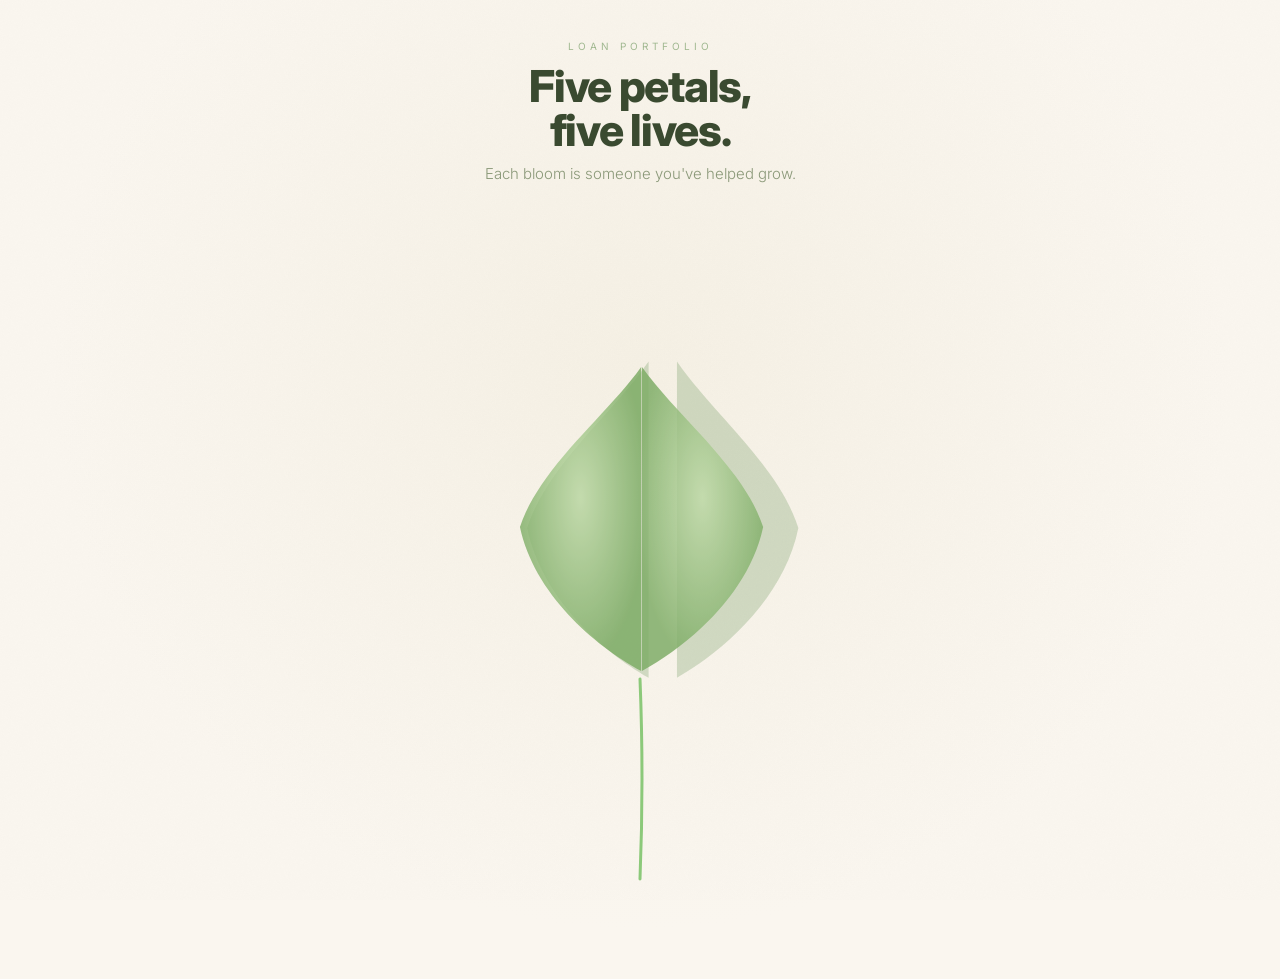
<file: 03-Visual-Data/charts-prototyping/flower-borrowers.html>
<!DOCTYPE html>
<html lang="en">
<head>
  <meta charset="UTF-8">
  <meta name="viewport" content="width=device-width, initial-scale=1.0">
  <title>Five Petals, Five Lives</title>
  <link rel="preconnect" href="https://fonts.googleapis.com">
  <link href="https://fonts.googleapis.com/css2?family=Inter:wght@300;400;500;600;700;800;900&display=swap" rel="stylesheet">
  <script src="https://cdnjs.cloudflare.com/ajax/libs/gsap/3.12.5/gsap.min.js"></script>
  <style>
    *, *::before, *::after { box-sizing: border-box; margin: 0; padding: 0; }

    body {
      background: radial-gradient(ellipse at 50% 38%, #f5f0e4 0%, #faf6ef 65%);
      font-family: 'Inter', sans-serif;
      min-height: 100vh;
      display: flex;
      flex-direction: column;
      align-items: center;
      padding-top: 40px;
      padding-bottom: 60px;
      opacity: 0;
    }

    /* Subtle paper grain texture */
    body::before {
      content: '';
      position: fixed;
      inset: 0;
      background-image: url("data:image/svg+xml,%3Csvg xmlns='http://www.w3.org/2000/svg' width='200' height='200'%3E%3Cfilter id='noise'%3E%3CfeTurbulence type='fractalNoise' baseFrequency='0.85' numOctaves='4' stitchTiles='stitch'/%3E%3CfeColorMatrix type='saturate' values='0'/%3E%3C/filter%3E%3Crect width='200' height='200' filter='url(%23noise)'/%3E%3C/svg%3E");
      opacity: 0.025;
      pointer-events: none;
      z-index: 0;
    }

    header {
      text-align: center;
      margin-bottom: 36px;
      position: relative;
      z-index: 1;
    }

    .eyebrow {
      color: #a0b890;
      font-size: 10px;
      font-weight: 400;
      letter-spacing: 4px;
      text-transform: uppercase;
      margin-bottom: 12px;
    }

    h1 {
      color: #3a4a30;
      font-size: 44px;
      font-weight: 800;
      letter-spacing: -0.03em;
      line-height: 1.0;
      margin-bottom: 0;
    }

    .subtitle {
      color: #8a9878;
      font-size: 15px;
      font-weight: 300;
      margin-top: 12px;
    }

    .scene {
      position: relative;
      width: 900px;
      height: 700px;
      margin: 0 auto;
      z-index: 1;
    }

    svg.main-svg {
      position: absolute;
      left: 150px;
      top: 0;
      width: 600px;
      height: 700px;
      overflow: visible;
    }

    .hint-text {
      position: absolute;
      left: 150px;
      width: 600px;
      bottom: 48px;
      text-align: center;
      color: #a0b890;
      font-size: 12px;
      font-weight: 400;
      letter-spacing: 2px;
      text-transform: lowercase;
      opacity: 0;
      pointer-events: none;
    }

    /* Info cards — minimal Korean/Japanese style */
    .info-card {
      position: absolute;
      width: 185px;
      background: rgba(255, 252, 246, 0.97);
      border-radius: 16px;
      padding: 18px 20px 18px 20px;
      box-shadow: 0 8px 40px rgba(90,138,72,0.12), 0 2px 12px rgba(0,0,0,0.05);
      border: none;
      opacity: 0;
      pointer-events: none;
      will-change: transform, opacity;
      display: flex;
      gap: 0;
    }

    /* Left accent bar */
    .card-accent {
      width: 3px;
      border-radius: 2px;
      flex-shrink: 0;
      margin-right: 14px;
      align-self: stretch;
    }

    .card-body {
      flex: 1;
      min-width: 0;
    }

    .card-name-row {
      display: flex;
      align-items: center;
      gap: 6px;
      margin-bottom: 4px;
    }

    .card-emoji {
      font-size: 14px;
      line-height: 1;
    }

    .card-name {
      color: #2e3e24;
      font-size: 14px;
      font-weight: 700;
      letter-spacing: -0.01em;
      line-height: 1.2;
    }

    .card-loc {
      color: #a0b890;
      font-size: 11px;
      font-weight: 400;
      letter-spacing: 0.02em;
      margin-bottom: 10px;
    }

    .card-bio {
      color: #5a7248;
      font-size: 12px;
      font-weight: 300;
      font-style: italic;
      line-height: 1.7;
      margin-bottom: 10px;
    }

    .card-loan {
      color: #5a8a48;
      font-size: 11px;
      font-weight: 500;
      letter-spacing: 0.01em;
    }
  </style>
</head>
<body>

  <header>
    <div class="eyebrow">loan portfolio</div>
    <h1>Five petals,<br>five lives.</h1>
    <p class="subtitle">Each bloom is someone you've helped grow.</p>
  </header>

  <div class="scene" id="scene">

    <svg class="main-svg" id="main-svg" viewBox="0 0 600 700" xmlns="http://www.w3.org/2000/svg">
      <defs>
        <!-- Leaf blur for painterly soft edges -->
        <filter id="leafBlur" x="-5%" y="-5%" width="110%" height="110%">
          <feGaussianBlur stdDeviation="0.6"/>
        </filter>

        <!-- Leaf radial gradient — watercolor organic look -->
        <radialGradient id="leafGradL" cx="50%" cy="43%" r="55%">
          <stop offset="0%" stop-color="#c0dba8"/>
          <stop offset="100%" stop-color="#7aaa62"/>
        </radialGradient>
        <radialGradient id="leafGradR" cx="50%" cy="43%" r="55%">
          <stop offset="0%" stop-color="#c0dba8"/>
          <stop offset="100%" stop-color="#7aaa62"/>
        </radialGradient>

        <!-- Leaf depth shadow layers (darker, slightly larger) -->
        <radialGradient id="leafDepthGrad" cx="50%" cy="43%" r="55%">
          <stop offset="0%" stop-color="#5a8a48"/>
          <stop offset="100%" stop-color="#4a7038"/>
        </radialGradient>

        <!-- Pistil gradients -->
        <radialGradient id="pistilGrad" cx="40%" cy="35%" r="65%">
          <stop offset="0%" stop-color="#f9d080"/>
          <stop offset="100%" stop-color="#e8a830"/>
        </radialGradient>
        <radialGradient id="pistilDotA" cx="40%" cy="35%" r="65%">
          <stop offset="0%" stop-color="#f9d080"/>
          <stop offset="100%" stop-color="#e8a830"/>
        </radialGradient>
        <radialGradient id="pistilDotB" cx="40%" cy="35%" r="65%">
          <stop offset="0%" stop-color="#f9d080"/>
          <stop offset="100%" stop-color="#e8b84b"/>
        </radialGradient>

        <!-- Petal radial gradients — dusty watercolor washes -->
        <!-- Petal 0: dusty rose -->
        <radialGradient id="petalGrad0" cx="50%" cy="72%" r="60%">
          <stop offset="0%" stop-color="#f5e8e8"/>
          <stop offset="100%" stop-color="#eac9c9"/>
        </radialGradient>
        <!-- Petal 0 inner layer (lighter) -->
        <radialGradient id="petalInner0" cx="50%" cy="72%" r="60%">
          <stop offset="0%" stop-color="#fdf5f5"/>
          <stop offset="100%" stop-color="#f2d8d8"/>
        </radialGradient>
        <!-- Petal 1: warm ivory -->
        <radialGradient id="petalGrad1" cx="50%" cy="72%" r="60%">
          <stop offset="0%" stop-color="#f8f0e0"/>
          <stop offset="100%" stop-color="#ecdec8"/>
        </radialGradient>
        <radialGradient id="petalInner1" cx="50%" cy="72%" r="60%">
          <stop offset="0%" stop-color="#fdf8f0"/>
          <stop offset="100%" stop-color="#f5ead8"/>
        </radialGradient>
        <!-- Petal 2: muted lavender -->
        <radialGradient id="petalGrad2" cx="50%" cy="72%" r="60%">
          <stop offset="0%" stop-color="#e8e5f5"/>
          <stop offset="100%" stop-color="#cec8e4"/>
        </radialGradient>
        <radialGradient id="petalInner2" cx="50%" cy="72%" r="60%">
          <stop offset="0%" stop-color="#f5f3fc"/>
          <stop offset="100%" stop-color="#ddd8ee"/>
        </radialGradient>
        <!-- Petal 3: celadon -->
        <radialGradient id="petalGrad3" cx="50%" cy="72%" r="60%">
          <stop offset="0%" stop-color="#dceee8"/>
          <stop offset="100%" stop-color="#b8d4cc"/>
        </radialGradient>
        <radialGradient id="petalInner3" cx="50%" cy="72%" r="60%">
          <stop offset="0%" stop-color="#eef7f4"/>
          <stop offset="100%" stop-color="#c8e0d8"/>
        </radialGradient>
        <!-- Petal 4: sage green -->
        <radialGradient id="petalGrad4" cx="50%" cy="72%" r="60%">
          <stop offset="0%" stop-color="#dde8cc"/>
          <stop offset="100%" stop-color="#ccd8b8"/>
        </radialGradient>
        <radialGradient id="petalInner4" cx="50%" cy="72%" r="60%">
          <stop offset="0%" stop-color="#eef5e0"/>
          <stop offset="100%" stop-color="#d8e4c4"/>
        </radialGradient>

        <!-- Leaf shadow filter -->
        <filter id="leafShadow" x="-20%" y="-20%" width="140%" height="140%">
          <feDropShadow dx="0" dy="4" stdDeviation="7" flood-color="rgba(70,110,50,0.14)"/>
        </filter>
      </defs>

      <!-- STEM -->
      <path id="stem"
        d="M 300,660 Q 304,560 300,460"
        stroke="#8cc97a" stroke-width="3" fill="none"
        stroke-linecap="round"/>

      <!-- LEAF — depth shadow layers (slightly larger, darker, behind) -->
      <path id="leaf-left-depth"
        d="M 300,148 C 264,198 198,248 178,308 C 192,374 252,426 300,452"
        fill="#5a8a48"
        opacity="0"
        transform="scale(1.04) translate(-11, -11)"
        transform-origin="300px 300px"/>

      <path id="leaf-right-depth"
        d="M 300,148 C 336,198 402,248 422,308 C 408,374 348,426 300,452"
        fill="#5a8a48"
        opacity="0"
        transform="scale(1.04) translate(11, -11)"
        transform-origin="300px 300px"/>

      <!-- LEAF main halves — painterly brushstroke paths -->
      <path id="leaf-left"
        d="M 300,148 C 264,198 198,248 178,308 C 192,374 252,426 300,452"
        fill="url(#leafGradL)"
        opacity="0"
        filter="url(#leafBlur)"/>

      <path id="leaf-right"
        d="M 300,148 C 336,198 402,248 422,308 C 408,374 348,426 300,452"
        fill="url(#leafGradR)"
        opacity="0"
        filter="url(#leafBlur)"/>

      <!-- CENTER VEIN — ink brush stroke -->
      <path id="vein-center"
        d="M 300,150 C 299,220 301,340 300,450"
        stroke="#5a8a48" stroke-width="1.3" fill="none"
        stroke-linecap="round"
        opacity="0.65"/>

      <!-- BRANCH VEINS — organic, slightly irregular -->
      <path class="branch-vein" d="M 300,208 C 278,218 255,228 237,244" stroke="#5a8a48" stroke-width="0.7" fill="none" stroke-linecap="round" opacity="0.45"/>
      <path class="branch-vein" d="M 300,262 C 272,275 248,285 224,300" stroke="#5a8a48" stroke-width="0.7" fill="none" stroke-linecap="round" opacity="0.45"/>
      <path class="branch-vein" d="M 300,318 C 274,330 253,342 234,358" stroke="#5a8a48" stroke-width="0.7" fill="none" stroke-linecap="round" opacity="0.45"/>
      <path class="branch-vein" d="M 300,208 C 322,216 346,228 363,244" stroke="#5a8a48" stroke-width="0.7" fill="none" stroke-linecap="round" opacity="0.45"/>
      <path class="branch-vein" d="M 300,262 C 328,274 353,285 376,300" stroke="#5a8a48" stroke-width="0.7" fill="none" stroke-linecap="round" opacity="0.45"/>
      <path class="branch-vein" d="M 300,318 C 326,330 347,341 366,358" stroke="#5a8a48" stroke-width="0.7" fill="none" stroke-linecap="round" opacity="0.45"/>

      <!-- PETALS — slightly asymmetric organic magnolia/sakura shapes -->

      <!-- Petal 0: top (0°) — base shape -->
      <g class="petal-group" id="petal-0" transform="translate(300,300) rotate(0)">
        <path d="M 0,20 C 22,14 38,-22 28,-68 C 16,-96 -12,-98 -28,-72 C -40,-30 -24,14 0,20 Z"
          fill="url(#petalInner0)" opacity="0.28"/>
        <path d="M 0,20 C 22,14 38,-22 28,-68 C 16,-96 -12,-98 -28,-72 C -40,-30 -24,14 0,20 Z"
          fill="url(#petalGrad0)"/>
      </g>

      <!-- Petal 1: 72° (upper-right) — subtle variation -->
      <g class="petal-group" id="petal-1" transform="translate(300,300) rotate(72)">
        <path d="M 0,20 C 24,14 40,-20 30,-70 C 18,-97 -10,-97 -26,-71 C -38,-29 -22,14 0,20 Z"
          fill="url(#petalInner1)" opacity="0.28"/>
        <path d="M 0,20 C 24,14 40,-20 30,-70 C 18,-97 -10,-97 -26,-71 C -38,-29 -22,14 0,20 Z"
          fill="url(#petalGrad1)"/>
      </g>

      <!-- Petal 2: 144° (lower-right) — subtle variation -->
      <g class="petal-group" id="petal-2" transform="translate(300,300) rotate(144)">
        <path d="M 0,20 C 20,15 36,-24 26,-66 C 14,-95 -14,-99 -30,-73 C -42,-31 -26,15 0,20 Z"
          fill="url(#petalInner2)" opacity="0.28"/>
        <path d="M 0,20 C 20,15 36,-24 26,-66 C 14,-95 -14,-99 -30,-73 C -42,-31 -26,15 0,20 Z"
          fill="url(#petalGrad2)"/>
      </g>

      <!-- Petal 3: 216° (lower-left) — subtle variation -->
      <g class="petal-group" id="petal-3" transform="translate(300,300) rotate(216)">
        <path d="M 0,20 C 23,13 39,-21 29,-69 C 17,-96 -11,-98 -27,-72 C -39,-30 -23,13 0,20 Z"
          fill="url(#petalInner3)" opacity="0.28"/>
        <path d="M 0,20 C 23,13 39,-21 29,-69 C 17,-96 -11,-98 -27,-72 C -39,-30 -23,13 0,20 Z"
          fill="url(#petalGrad3)"/>
      </g>

      <!-- Petal 4: 288° (upper-left) — subtle variation -->
      <g class="petal-group" id="petal-4" transform="translate(300,300) rotate(288)">
        <path d="M 0,20 C 21,14 37,-23 27,-67 C 15,-96 -13,-98 -29,-73 C -41,-31 -25,14 0,20 Z"
          fill="url(#petalInner4)" opacity="0.28"/>
        <path d="M 0,20 C 21,14 37,-23 27,-67 C 15,-96 -13,-98 -29,-73 C -41,-31 -25,14 0,20 Z"
          fill="url(#petalGrad4)"/>
      </g>

      <!-- PISTIL cluster — central gold circle + ring of tiny dots -->
      <g id="pistil-group">
        <circle id="pistil" cx="300" cy="300" r="14" fill="url(#pistilGrad)"/>
        <!-- 8 tiny stamen dots around center at r=22 -->
        <circle class="stamen-dot" cx="300" cy="278" r="3.5" fill="#f9d080"/>
        <circle class="stamen-dot" cx="315.6" cy="282.2" r="3.5" fill="#e8b84b"/>
        <circle class="stamen-dot" cx="322" cy="296.4" r="3.5" fill="#f9d080"/>
        <circle class="stamen-dot" cx="315.6" cy="311.6" r="3.5" fill="#e8b84b"/>
        <circle class="stamen-dot" cx="300" cy="322" r="3.5" fill="#f9d080"/>
        <circle class="stamen-dot" cx="284.4" cy="317.8" r="3.5" fill="#e8b84b"/>
        <circle class="stamen-dot" cx="278" cy="303.6" r="3.5" fill="#f9d080"/>
        <circle class="stamen-dot" cx="284.4" cy="288.4" r="3.5" fill="#e8b84b"/>
      </g>

      <!-- HINT TEXT inside SVG for easy positioning -->
      <text id="hint-text-svg" x="300" y="480" text-anchor="middle"
        fill="#a0b890" font-family="Inter, sans-serif"
        font-size="12" font-weight="400" letter-spacing="2"
        opacity="0">hover a petal</text>

    </svg>

    <!-- INFO CARDS -->
    <!-- Card 0 (top petal, 0°) -->
    <div class="info-card" id="card-0" style="top: 60px; left: 260px;">
      <div class="card-accent" style="background:#eac9c9;"></div>
      <div class="card-body">
        <div class="card-name-row">
          <span class="card-emoji">🌸</span>
          <span class="card-name">Maria Santos</span>
        </div>
        <div class="card-loc">📍 Philippines</div>
        <p class="card-bio">"Expanding her store to send kids to school."</p>
        <div class="card-loan">Loan: $1,200</div>
      </div>
    </div>

    <!-- Card 1 (upper-right petal, 72°) -->
    <div class="info-card" id="card-1" style="top: 175px; left: 768px;">
      <div class="card-accent" style="background:#ecdec8;"></div>
      <div class="card-body">
        <div class="card-name-row">
          <span class="card-emoji">🌾</span>
          <span class="card-name">Amina Diallo</span>
        </div>
        <div class="card-loc">📍 Senegal</div>
        <p class="card-bio">"Growing millet to feed the village and market."</p>
        <div class="card-loan">Loan: $800</div>
      </div>
    </div>

    <!-- Card 2 (lower-right petal, 144°) -->
    <div class="info-card" id="card-2" style="top: 355px; left: 768px;">
      <div class="card-accent" style="background:#cec8e4;"></div>
      <div class="card-body">
        <div class="card-name-row">
          <span class="card-emoji">📚</span>
          <span class="card-name">Priya Sharma</span>
        </div>
        <div class="card-loc">📍 India</div>
        <p class="card-bio">"Solar lights for 30 students in evening classes."</p>
        <div class="card-loan">Loan: $1,000</div>
      </div>
    </div>

    <!-- Card 3 (lower-left petal, 216°) -->
    <div class="info-card" id="card-3" style="top: 355px; left: -65px;">
      <div class="card-accent" style="background:#b8d4cc;"></div>
      <div class="card-body">
        <div class="card-name-row">
          <span class="card-emoji">🧵</span>
          <span class="card-name">Keiko Tanaka</span>
        </div>
        <div class="card-loc">📍 Japan</div>
        <p class="card-bio">"Preserving weaving by training apprentices."</p>
        <div class="card-loan">Loan: $650</div>
      </div>
    </div>

    <!-- Card 4 (upper-left petal, 288°) -->
    <div class="info-card" id="card-4" style="top: 175px; left: -65px;">
      <div class="card-accent" style="background:#ccd8b8;"></div>
      <div class="card-body">
        <div class="card-name-row">
          <span class="card-emoji">✂️</span>
          <span class="card-name">Fatima Al-Rashid</span>
        </div>
        <div class="card-loc">📍 Jordan</div>
        <p class="card-bio">"Running a tailoring co-op for ten women."</p>
        <div class="card-loan">Loan: $900</div>
      </div>
    </div>

  </div><!-- end .scene -->

  <script>
    // ─── Petal accent colors (matching cards) ────────────────────────────────
    const petalColors = ['#eac9c9', '#ecdec8', '#cec8e4', '#b8d4cc', '#ccd8b8'];

    // ─── DOM refs ─────────────────────────────────────────────────────────────
    const stem         = document.getElementById('stem');
    const leafLeftEl   = document.getElementById('leaf-left');
    const leafRightEl  = document.getElementById('leaf-right');
    const leafLDepth   = document.getElementById('leaf-left-depth');
    const leafRDepth   = document.getElementById('leaf-right-depth');
    const veinCenter   = document.getElementById('vein-center');
    const branchVeins  = document.querySelectorAll('.branch-vein');
    const pistil       = document.getElementById('pistil');
    const pistilGroup  = document.getElementById('pistil-group');
    const stamenDots   = document.querySelectorAll('.stamen-dot');
    const petalGroups  = document.querySelectorAll('.petal-group');
    const cards        = document.querySelectorAll('.info-card');
    const hintSvg      = document.getElementById('hint-text-svg');
    const svgEl        = document.getElementById('main-svg');
    const sceneEl      = document.getElementById('scene');

    // ─── Stroke draw-on prep ──────────────────────────────────────────────────
    function prepDraw(el) {
      const len = el.getTotalLength ? el.getTotalLength() : 200;
      el.style.strokeDasharray  = len;
      el.style.strokeDashoffset = len;
      return len;
    }
    prepDraw(stem);
    prepDraw(veinCenter);
    branchVeins.forEach(v => prepDraw(v));

    // ─── Initial hidden states ────────────────────────────────────────────────
    gsap.set(leafLeftEl,  { scaleX: 0, transformOrigin: '300px 300px', opacity: 0 });
    gsap.set(leafRightEl, { scaleX: 0, transformOrigin: '300px 300px', opacity: 0 });
    gsap.set(leafLDepth,  { scaleX: 0, transformOrigin: '300px 300px', opacity: 0 });
    gsap.set(leafRDepth,  { scaleX: 0, transformOrigin: '300px 300px', opacity: 0 });
    gsap.set(pistilGroup, { scale: 0, transformOrigin: '300px 300px' });
    gsap.set(stamenDots,  { scale: 0, transformOrigin: '300px 300px', opacity: 0 });
    gsap.set(petalGroups, { scale: 0, transformOrigin: '300px 300px' });
    gsap.set(cards,       { opacity: 0, y: 10 });
    gsap.set(hintSvg,     { opacity: 0 });

    // ─── Breathing tween storage ──────────────────────────────────────────────
    const breathingTweens = [];

    // ─── Active petal state ───────────────────────────────────────────────────
    let activePetal = null;

    // ─── Main intro timeline ──────────────────────────────────────────────────
    const tl = gsap.timeline();

    // t=0: Page fade in
    tl.to('body', { opacity: 1, duration: 0.7, ease: 'power2.out' }, 0);

    // t=0.3: Stem draws on
    tl.to(stem, { strokeDashoffset: 0, duration: 1.2, ease: 'power2.out' }, 0.3);

    // t=1.0: Leaf depth shadows unfurl
    tl.to(leafLDepth, {
      scaleX: 1, opacity: 0.25,
      duration: 1.7, ease: 'power3.out',
      transformOrigin: '300px 300px'
    }, 1.0);
    tl.to(leafRDepth, {
      scaleX: 1, opacity: 0.25,
      duration: 1.7, ease: 'power3.out',
      transformOrigin: '300px 300px'
    }, 1.0);

    // t=1.1: Leaf main halves unfurl (slight stagger for painted feel)
    tl.to(leafLeftEl, {
      scaleX: 1, opacity: 0.82,
      duration: 1.6, ease: 'power3.out',
      transformOrigin: '300px 300px'
    }, 1.1);
    tl.to(leafRightEl, {
      scaleX: 1, opacity: 0.82,
      duration: 1.6, ease: 'power3.out',
      transformOrigin: '300px 300px'
    }, 1.1);

    // t=2.3: Center vein draws
    tl.to(veinCenter, { strokeDashoffset: 0, duration: 0.55, ease: 'power2.out' }, 2.3);

    // Branch veins stagger
    branchVeins.forEach((v, i) => {
      tl.to(v, { strokeDashoffset: 0, duration: 0.38, ease: 'power2.out' }, 2.5 + i * 0.07);
    });

    // t=2.9: Pistil group pops in
    tl.to(pistilGroup, {
      scale: 1, duration: 0.55,
      ease: 'back.out(2.5)',
      transformOrigin: '300px 300px'
    }, 2.9);

    // Stamen dots stagger in
    tl.to(stamenDots, {
      scale: 1, opacity: 1,
      duration: 0.35,
      ease: 'back.out(2)',
      stagger: 0.05,
      transformOrigin: '300px 300px'
    }, 3.1);

    // t=3.1: Petals bloom
    tl.to(petalGroups, {
      scale: 1,
      duration: 0.7,
      ease: 'back.out(1.7)',
      stagger: 0.13,
      transformOrigin: '300px 300px',
      onComplete: () => {
        petalGroups.forEach((p, i) => {
          const tw = gsap.to(p, {
            scale: 1.035 + i * 0.003,
            duration: 2.3 + i * 0.35,
            ease: 'sine.inOut',
            yoyo: true,
            repeat: -1,
            delay: i * 0.18,
            transformOrigin: '300px 300px'
          });
          breathingTweens.push(tw);
        });
      }
    }, 3.1);

    // Pistil gentle pulse
    tl.to(pistil, {
      scale: 1.07,
      duration: 1.6,
      ease: 'sine.inOut',
      yoyo: true,
      repeat: -1,
      transformOrigin: '300px 300px'
    }, 3.9);

    // t=4.5: Hint text fades in with pulse
    tl.to(hintSvg, { opacity: 1, duration: 0.8, ease: 'power2.out',
      onComplete: () => {
        gsap.to(hintSvg, {
          opacity: 0.6,
          duration: 2.5,
          ease: 'sine.inOut',
          yoyo: true,
          repeat: -1
        });
      }
    }, 4.5);

    // ─── Invisible hit circles setup ──────────────────────────────────────────
    const FLOWER_CENTER = { x: 300, y: 300 };
    const PETAL_VISUAL_OFFSET = 46;
    const petalAngles = [0, 72, 144, 216, 288];

    // We need the SVG element (the actual SVG DOM node, not the HTML element)
    // Use the SVG element referenced by id
    const svgNS = 'http://www.w3.org/2000/svg';
    const innerSvg = document.querySelector('svg.main-svg');

    petalAngles.forEach((angleDeg, i) => {
      const rad = (angleDeg - 90) * Math.PI / 180;
      const cx = FLOWER_CENTER.x + PETAL_VISUAL_OFFSET * Math.cos(rad);
      const cy = FLOWER_CENTER.y + PETAL_VISUAL_OFFSET * Math.sin(rad);

      const hit = document.createElementNS(svgNS, 'circle');
      hit.setAttribute('cx', cx);
      hit.setAttribute('cy', cy);
      hit.setAttribute('r', 70);
      hit.style.fill = 'transparent';
      hit.style.cursor = 'pointer';
      hit.style.pointerEvents = 'all';
      innerSvg.appendChild(hit);

      let leaveTimer = null;

      hit.addEventListener('mouseenter', () => {
        clearTimeout(leaveTimer);
        onPetalEnter(i);
      });
      hit.addEventListener('mouseleave', () => {
        leaveTimer = setTimeout(() => onPetalLeave(i), 50);
      });
    });

    // ─── Petal enter ──────────────────────────────────────────────────────────
    function onPetalEnter(idx) {
      // If another petal is active, hide its card instantly (no water drop)
      if (activePetal !== null && activePetal !== idx) {
        const prev = document.getElementById(`card-${activePetal}`);
        gsap.set(prev, { opacity: 0, y: 10, scale: 1 });
        prev.style.pointerEvents = 'none';
        // Restore previous petal breathing
        if (breathingTweens[activePetal]) breathingTweens[activePetal].play();
        gsap.to(petalGroups[activePetal], {
          opacity: 1, scale: 1,
          duration: 0.2, ease: 'power2.out',
          transformOrigin: '300px 300px'
        });
      }

      activePetal = idx;
      const card = document.getElementById(`card-${idx}`);

      // Pause breathing for hovered petal
      if (breathingTweens[idx]) breathingTweens[idx].pause();

      // Scale up hovered petal
      gsap.to(petalGroups[idx], {
        scale: 1.12,
        duration: 0.25,
        ease: 'power2.out',
        transformOrigin: '300px 300px'
      });

      // Dim all other petals
      petalGroups.forEach((p, j) => {
        if (j !== idx) {
          gsap.to(p, {
            opacity: 0.52, scale: 0.96,
            duration: 0.25, ease: 'power2.out',
            transformOrigin: '300px 300px'
          });
        }
      });

      // Show card
      gsap.set(card, { scale: 1, y: 10 });
      gsap.to(card, {
        opacity: 1, y: 0,
        duration: 0.28, ease: 'power3.out'
      });
      card.style.pointerEvents = 'auto';

      // Hide hint
      gsap.to(hintSvg, { opacity: 0, duration: 0.2 });
    }

    // ─── Petal leave ──────────────────────────────────────────────────────────
    function onPetalLeave(idx) {
      if (activePetal !== idx) return; // another petal is now active
      activePetal = null;

      const card = document.getElementById(`card-${idx}`);
      card.style.pointerEvents = 'none';

      // Restore all petals
      if (breathingTweens[idx]) breathingTweens[idx].play();
      gsap.to(petalGroups[idx], {
        scale: 1, duration: 0.3, ease: 'power2.out',
        transformOrigin: '300px 300px'
      });
      petalGroups.forEach((p, j) => {
        if (j !== idx) {
          gsap.to(p, {
            opacity: 1, scale: 1,
            duration: 0.3, ease: 'power2.out',
            transformOrigin: '300px 300px'
          });
        }
      });

      // Water drop exit animation
      waterDropExit(card, idx);

      // Restore hint after drop completes (~1.2s)
      gsap.delayedCall(1.2, () => {
        if (activePetal === null) {
          gsap.to(hintSvg, { opacity: 0.6, duration: 0.5 });
        }
      });
    }

    // ─── Water drop exit ──────────────────────────────────────────────────────
    function waterDropExit(cardEl, petalIndex) {
      // 1. Collapse card
      gsap.to(cardEl, {
        scale: 0.3, opacity: 0,
        duration: 0.28, ease: 'back.in(2)',
        onComplete: () => {
          gsap.set(cardEl, { scale: 1, opacity: 0, y: 10 });
        }
      });

      // 2. Compute drop start (card center in scene coordinates)
      const rect = cardEl.getBoundingClientRect();
      const sceneRect = sceneEl.getBoundingClientRect();
      const startX = rect.left - sceneRect.left + rect.width / 2 - 5;
      const startY = rect.top  - sceneRect.top  + rect.height / 2 - 7;

      // 3. Pistil center in scene coordinates
      // SVG is positioned at left:150px in scene; pistil at SVG (300,300)
      // viewBox is "0 0 600 700", SVG element is 600x700 CSS px
      // So SVG coords map 1:1 to CSS px within the SVG element
      const pistilX = 150 + 300 - 5;  // 445
      const pistilY = 0   + 300 - 7;  // 293

      // 4. Create drop div
      const drop = document.createElement('div');
      drop.style.cssText = [
        'position:absolute',
        `left:${startX}px`,
        `top:${startY}px`,
        'width:10px',
        'height:14px',
        'background:rgba(140,190,120,0.5)',
        'border-radius:50% 50% 50% 50% / 40% 40% 60% 60%',
        'pointer-events:none',
        'z-index:50',
        'transform-origin:center center'
      ].join(';');
      sceneEl.appendChild(drop);

      // 5. Animate drop falling to pistil
      gsap.to(drop, {
        x: pistilX - startX,
        y: pistilY - startY,
        scaleX: 1.3,
        scaleY: 0.7,
        duration: 0.55,
        ease: 'power3.in',
        onComplete: () => {
          drop.remove();
          createRipple();
        }
      });
    }

    // ─── Ripple on impact ─────────────────────────────────────────────────────
    function createRipple() {
      const svgNS2 = 'http://www.w3.org/2000/svg';
      const svg2 = document.querySelector('svg.main-svg');

      [0, 0.18, 0.36].forEach((delay) => {
        const circle = document.createElementNS(svgNS2, 'circle');
        circle.setAttribute('cx', 300);
        circle.setAttribute('cy', 300);
        circle.setAttribute('r', 3);
        circle.setAttribute('fill', 'none');
        circle.setAttribute('stroke', '#8cc97a');
        circle.setAttribute('stroke-width', 1.5);
        circle.setAttribute('opacity', 1);
        svg2.appendChild(circle);

        gsap.to(circle, {
          attr: { r: 55, opacity: 0, 'stroke-width': 0.3 },
          duration: 1.0,
          delay,
          ease: 'power2.out',
          onComplete: () => circle.remove()
        });
      });
    }
  </script>
</body>
</html>
</file>
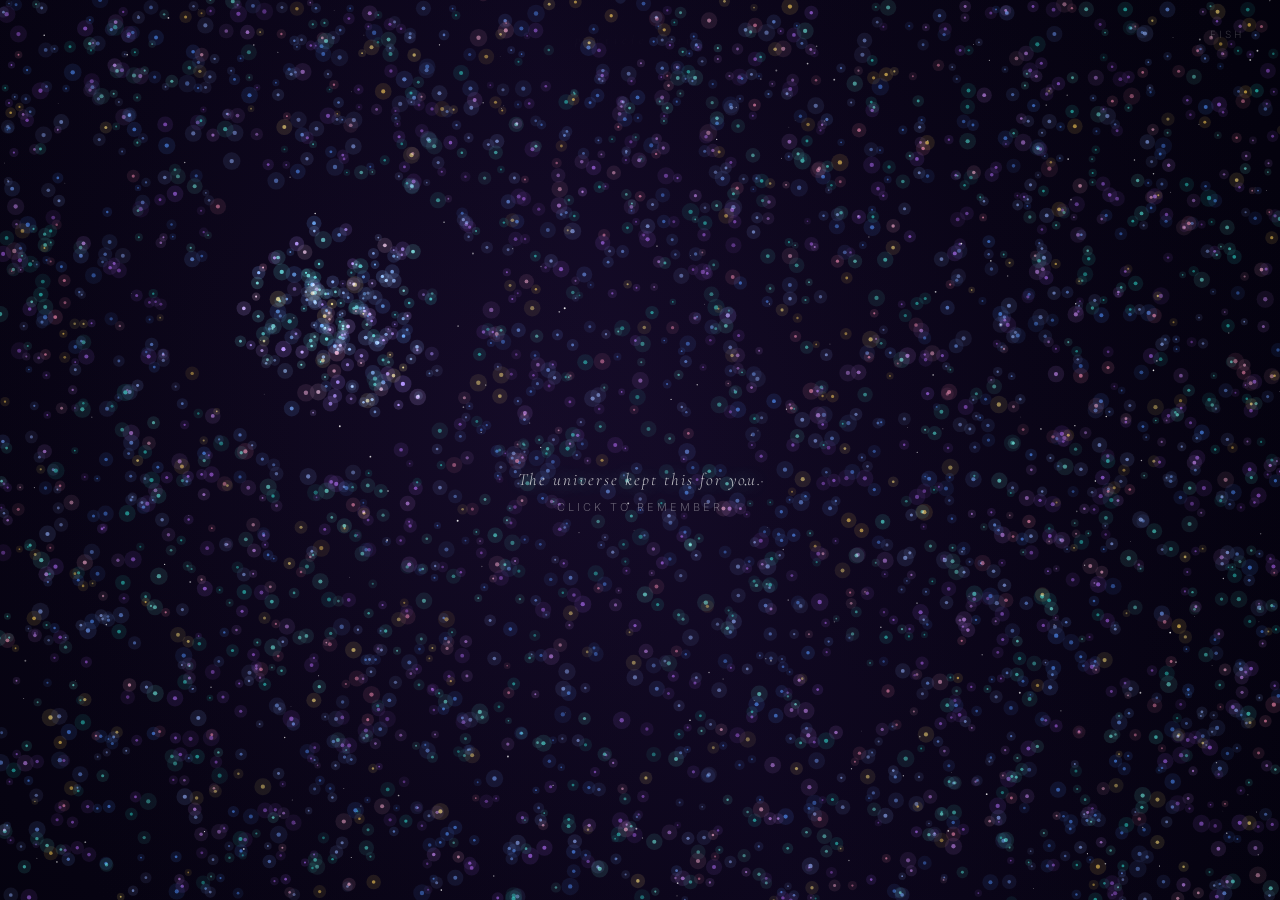
<file: 03-Visual-Data/charts-prototyping/particle-diary.html>
<!DOCTYPE html>
<html lang="en">
<head>
<meta charset="UTF-8">
<meta name="viewport" content="width=device-width, initial-scale=1.0">
<title>Particle Diary</title>
<link href="https://fonts.googleapis.com/css2?family=Cormorant+Garamond:ital,wght@0,300;0,400;1,300;1,400&family=Lora:ital,wght@0,300;0,400;1,300;1,400&family=Inter:wght@300;400&display=swap" rel="stylesheet">
<script src="https://cdnjs.cloudflare.com/ajax/libs/gsap/3.12.5/gsap.min.js"></script>
<style>
  *, *::before, *::after { box-sizing: border-box; margin: 0; padding: 0; }
  html, body {
    width: 100%; height: 100%;
    overflow: hidden;
    background: #000008;
  }
  canvas {
    position: fixed;
    top: 0; left: 0;
    width: 100vw; height: 100vh;
    display: block;
  }
  #title-overlay {
    position: fixed;
    top: 32px; left: 0; width: 100%;
    text-align: center;
    pointer-events: none;
    z-index: 20;
    font-family: 'Cormorant Garamond', serif;
    font-style: italic;
    font-weight: 300;
    font-size: 13px;
    letter-spacing: 5px;
    color: rgba(255,255,255,0.2);
    text-transform: lowercase;
  }
  #animal-indicator {
    position: fixed;
    top: 28px; right: 36px;
    font-family: 'Inter', sans-serif;
    font-size: 10px;
    font-weight: 300;
    letter-spacing: 3px;
    text-transform: uppercase;
    color: rgba(255,255,255,0.2);
    pointer-events: none;
    z-index: 20;
    opacity: 0;
  }
  #prompt {
    position: fixed;
    bottom: 42%;
    left: 0; width: 100%;
    text-align: center;
    pointer-events: none;
    opacity: 0;
    z-index: 10;
    cursor: default;
  }
  #prompt-text {
    font-family: 'Cormorant Garamond', serif;
    font-style: italic;
    font-weight: 300;
    font-size: 17px;
    color: rgba(255,255,255,0.75);
    letter-spacing: 2px;
  }
  #prompt-sub {
    margin-top: 10px;
    font-family: 'Inter', sans-serif;
    font-weight: 300;
    font-size: 11px;
    color: rgba(255,255,255,0.35);
    letter-spacing: 3px;
    text-transform: uppercase;
    cursor: pointer;
    pointer-events: auto;
    transition: opacity 0.3s ease;
  }
  #prompt-sub:hover { opacity: 0.7; }
  #diary-panel {
    position: fixed;
    top: 50%; left: 50%;
    transform: translate(-50%, -50%) scale(0.85);
    width: min(580px, 88vw);
    max-height: 72vh;
    background: rgba(4, 4, 18, 0.88);
    backdrop-filter: blur(24px);
    -webkit-backdrop-filter: blur(24px);
    border: 1px solid rgba(255,255,255,0.08);
    border-radius: 24px;
    padding: 52px 56px;
    opacity: 0;
    pointer-events: none;
    z-index: 100;
    overflow-y: auto;
    scrollbar-width: none;
  }
  #diary-panel::-webkit-scrollbar { display: none; }
  #diary-date {
    font-family: 'Inter', sans-serif;
    font-size: 11px;
    font-weight: 300;
    letter-spacing: 3px;
    text-transform: uppercase;
    color: rgba(255,255,255,0.35);
    margin-bottom: 32px;
  }
  #diary-text {
    font-family: 'Lora', serif;
    font-size: 17px;
    font-weight: 300;
    font-style: italic;
    line-height: 2.15;
    color: rgba(220,225,240,0.82);
    white-space: pre-line;
    opacity: 0;
  }
  .diary-actions {
    display: flex;
    justify-content: center;
    gap: 12px;
    margin: 44px auto 0;
    opacity: 0;
  }
  .diary-btn {
    background: none;
    border: 1px solid rgba(255,255,255,0.15);
    color: rgba(255,255,255,0.4);
    font-family: 'Inter', sans-serif;
    font-size: 11px;
    letter-spacing: 3px;
    text-transform: uppercase;
    padding: 10px 28px;
    border-radius: 30px;
    cursor: pointer;
    transition: border-color 0.3s ease, color 0.3s ease, background 0.3s ease;
  }
  .diary-btn:hover {
    border-color: rgba(255,255,255,0.4);
    color: rgba(255,255,255,0.8);
  }
  #share-btn:hover {
    background: rgba(255,255,255,0.06);
  }
  #share-feedback {
    text-align: center;
    font-family: 'Inter', sans-serif;
    font-size: 10px;
    letter-spacing: 2px;
    color: rgba(255,255,255,0.3);
    margin-top: 12px;
    height: 14px;
    opacity: 0;
    transition: opacity 0.3s;
  }
  /* ── Write diary panel ── */
  #write-panel {
    position: fixed;
    top: 50%; left: 50%;
    transform: translate(-50%, -50%) scale(0.92);
    width: min(560px, 86vw);
    background: rgba(9, 9, 15, 0.97);
    backdrop-filter: blur(28px);
    -webkit-backdrop-filter: blur(28px);
    border: 1px solid rgba(255,255,255,0.07);
    border-radius: 22px;
    padding: 48px 52px;
    opacity: 0;
    pointer-events: none;
    z-index: 110;
    box-shadow: 0 0 80px rgba(0,0,0,0.6), 0 2px 8px rgba(0,0,0,0.4);
  }
  #write-panel-date {
    font-family: 'Inter', sans-serif;
    font-size: 11px;
    font-weight: 300;
    letter-spacing: 3px;
    text-transform: uppercase;
    color: rgba(255,255,255,0.24);
    margin-bottom: 28px;
  }
  #write-textarea {
    width: 100%;
    min-height: 150px;
    background: none;
    border: none;
    outline: none;
    resize: none;
    font-family: 'Lora', serif;
    font-size: 17px;
    font-weight: 300;
    font-style: italic;
    line-height: 2.05;
    color: rgba(255,255,255,0.78);
    caret-color: rgba(255,255,255,0.55);
  }
  #write-textarea::placeholder { color: rgba(255,255,255,0.16); }
  #write-char-count {
    font-family: 'Inter', sans-serif;
    font-size: 10px;
    letter-spacing: 1px;
    color: rgba(255,255,255,0.16);
    text-align: right;
    margin-top: 10px;
  }
  .write-actions {
    display: flex;
    justify-content: center;
    gap: 12px;
    margin-top: 38px;
  }
  #write-submit {
    background: rgba(255,255,255,0.05);
    border: 1px solid rgba(255,255,255,0.18);
    color: rgba(255,255,255,0.60);
    font-family: 'Inter', sans-serif;
    font-size: 11px;
    letter-spacing: 2px;
    padding: 11px 26px;
    border-radius: 30px;
    cursor: pointer;
    transition: all 0.3s ease;
  }
  #write-submit:hover {
    background: rgba(255,255,255,0.09);
    border-color: rgba(255,255,255,0.38);
    color: rgba(255,255,255,0.92);
  }
  #write-cancel {
    background: none;
    border: 1px solid rgba(255,255,255,0.09);
    color: rgba(255,255,255,0.26);
    font-family: 'Inter', sans-serif;
    font-size: 11px;
    letter-spacing: 2px;
    padding: 11px 26px;
    border-radius: 30px;
    cursor: pointer;
    transition: all 0.3s ease;
  }
  #write-cancel:hover {
    border-color: rgba(255,255,255,0.26);
    color: rgba(255,255,255,0.55);
  }
</style>
</head>
<body>

<canvas id="c"></canvas>

<div id="title-overlay">particle diary</div>
<div id="animal-indicator"></div>

<div id="prompt">
  <div id="prompt-text"></div>
  <div id="prompt-sub">click to remember</div>
</div>

<div id="diary-panel">
  <div id="diary-date"></div>
  <div id="diary-text"></div>
  <div class="diary-actions" id="diary-actions">
    <button class="diary-btn" id="share-btn">↑ share</button>
    <button class="diary-btn" id="close-btn">← back</button>
  </div>
  <div id="share-feedback"></div>
</div>

<!-- Write diary panel -->
<div id="write-panel">
  <div id="write-panel-date"></div>
  <textarea id="write-textarea" placeholder="write anything. the universe is listening." maxlength="500"></textarea>
  <div id="write-char-count">0 / 500</div>
  <div class="write-actions">
    <button id="write-submit">tell the universe</button>
    <button id="write-cancel">cancel</button>
  </div>
</div>

<script>
// ─── Canvas setup ───────────────────────────────────────────────────────────
const canvas = document.getElementById('c');
const ctx = canvas.getContext('2d');
let W = canvas.width = window.innerWidth;
let H = canvas.height = window.innerHeight;

// ─── Mouse ──────────────────────────────────────────────────────────────────
let mouseX = -999, mouseY = -999;
document.addEventListener('mousemove', e => { mouseX = e.clientX; mouseY = e.clientY; });
document.addEventListener('mouseleave', () => { mouseX = -999; mouseY = -999; });

// ─── Color palette ──────────────────────────────────────────────────────────
const PALETTE = [
  '#4488ff','#6699ff','#88aaff',
  '#4488ff','#6699ff','#88aaff',
  '#4488ff','#6699ff','#88aaff',
  '#4488ff','#6699ff','#88aaff',
  '#4488ff','#6699ff','#88aaff',
  '#4488ff','#6699ff','#88aaff',
  '#4488ff','#6699ff','#88aaff',
  '#aa66ff','#cc88ff','#9955dd',
  '#aa66ff','#cc88ff','#9955dd',
  '#aa66ff','#cc88ff','#9955dd',
  '#aa66ff','#cc88ff','#9955dd',
  '#aa66ff','#cc88ff','#9955dd',
  '#44ddcc','#66eedd','#22ccbb',
  '#44ddcc','#66eedd','#22ccbb',
  '#44ddcc','#66eedd','#22ccbb',
  '#44ddcc','#66eedd','#22ccbb',
  '#ffcc44','#ffdd66',
  '#ffcc44','#ffdd66',
  '#ff88aa','#ffaacc',
  '#ff88aa','#ffaacc',
];
function randomPaletteColor() {
  return PALETTE[Math.floor(Math.random() * PALETTE.length)];
}

// ─── Stars ──────────────────────────────────────────────────────────────────
let stars = [];
function regenerateStars() {
  stars = [];
  for (let i = 0; i < 200; i++) {
    stars.push({
      x: Math.random() * W,
      y: Math.random() * H,
      r: Math.random() * 0.7 + 0.3,
      a: Math.random() * 0.6 + 0.3
    });
  }
}
regenerateStars();

function drawStars(ctx) {
  ctx.save();
  stars.forEach(s => {
    ctx.globalAlpha = s.a;
    ctx.fillStyle = '#ffffff';
    ctx.beginPath();
    ctx.arc(s.x, s.y, s.r, 0, Math.PI * 2);
    ctx.fill();
  });
  ctx.restore();
}

// ─── Hex to RGB helper ──────────────────────────────────────────────────────
function hexToRgb(hex) {
  const r = parseInt(hex.slice(1,3),16);
  const g = parseInt(hex.slice(3,5),16);
  const b = parseInt(hex.slice(5,7),16);
  return {r,g,b};
}
function lerpColor(c1, c2, t) {
  const a = hexToRgb(c1), b = hexToRgb(c2);
  const r = Math.round(a.r + (b.r-a.r)*t);
  const g = Math.round(a.g + (b.g-a.g)*t);
  const bv = Math.round(a.b + (b.b-a.b)*t);
  return `rgb(${r},${g},${bv})`;
}

// ─── Particle class ─────────────────────────────────────────────────────────
class Particle {
  constructor(i) {
    this.i = i;
    this.x = Math.random() * W;
    this.y = Math.random() * H;
    this.vx = 0;
    this.vy = 0;
    this.r = Math.random() * 1.4 + 0.8;
    this.formRate = 0.028 + Math.random() * 0.018; // each particle flows at slightly different speed
    this.baseColor = randomPaletteColor();
    this.color = this.baseColor;
    this.targetColor = null;
    this.colorLerp = 0;
    this.alpha = Math.random() * 0.5 + 0.5;
    this.twinkleOffset = Math.random() * Math.PI * 2;
    this.twinkleSpeed = 0.01 + Math.random() * 0.015;
    this.targetX = null;
    this.targetY = null;
    this.isFirefly = false;
    this._depth = 0;
    this.fireflyAngle = Math.random() * Math.PI * 2;
    this.fireflyRadius = 0;
    this.fireflySpeed = 0.004 + Math.random() * 0.006;
  }

  update(mx, my, t) {
    const twinkle = 0.85 + Math.sin(t * this.twinkleSpeed + this.twinkleOffset) * 0.15;

    // Color lerp toward target
    if (this.targetColor && this.colorLerp < 1) {
      this.colorLerp = Math.min(1, this.colorLerp + 0.015);
      this.color = lerpColor(this.baseColor, this.targetColor, this.colorLerp);
    } else if (!this.targetColor && this.colorLerp > 0) {
      this.colorLerp = Math.max(0, this.colorLerp - 0.008);
      this.color = lerpColor(this.baseColor, this.color, this.colorLerp);
      if (this.colorLerp <= 0) this.color = this.baseColor;
    }

    if (this.isFirefly) {
      this.fireflyAngle += this.fireflySpeed;
      const baseX = W/2 + Math.cos(this.fireflyAngle) * this.fireflyRadius;
      const baseY = H/2 + Math.sin(this.fireflyAngle) * (this.fireflyRadius * 0.55);
      this.x += (baseX - this.x) * 0.04;
      this.y += (baseY - this.y) * 0.04;
      this.alpha = twinkle * 0.9;
      return;
    }

    if (this.targetX !== null) {
      // Pure smooth flow — exponential lerp, zero bounce, zero spring
      // Each particle has its own rate so they arrive at slightly different times
      this.vx = (this.targetX - this.x) * this.formRate;
      this.vy = (this.targetY - this.y) * this.formRate;
    } else {
      // Full-screen gravitational field — every particle reacts, near strongly, far whispers
      if (mx > 0) {
        const dx = mx - this.x;
        const dy = my - this.y;
        const dist = Math.sqrt(dx * dx + dy * dy);
        if (dist > 3) {
          // Inverse-square near, floored with minimum so even distant particles softly drift
          const force = Math.max(0.007, Math.min(0.28, 140 / (dist * dist + 90)));
          this.vx += (dx / dist) * force;
          this.vy += (dy / dist) * force;
        }
      }
      // Brownian drift + gentle vortex swirl — "leaves carried by a soft breeze"
      this.vx += (Math.random() - 0.5) * 0.072;
      this.vy += (Math.random() - 0.5) * 0.072;

      // Gentle outward nudge from center — maintains galaxy distribution
      const cdx = this.x - W * 0.5, cdy = this.y - H * 0.5;
      const cd = Math.sqrt(cdx * cdx + cdy * cdy);
      // Vortex: constant tangential force → slow gentle rotation around center
      if (cd > 5) {
        this.vx += (-cdy / cd) * 0.012;
        this.vy += (cdx / cd) * 0.012;
      }
      if (cd > 10 && cd < W * 0.38) {
        this.vx += (cdx / cd) * 0.008;
        this.vy += (cdy / cd) * 0.008;
      }

      this.vx *= 0.956;
      this.vy *= 0.956;
    }
    this.x += this.vx;
    this.y += this.vy;

    if (this.x < -10) this.x = W + 10;
    if (this.x > W+10) this.x = -10;
    if (this.y < -10) this.y = H + 10;
    if (this.y > H+10) this.y = -10;

    this.alpha = twinkle * (0.55 + Math.min(Math.sqrt(this.vx*this.vx+this.vy*this.vy)*0.3, 0.45));
  }

  draw(ctx) {
    let a = Math.max(0.08, Math.min(1, this.alpha));
    let rScale = 1;
    // Depth-based dimming during 3D rotation (farther = dimmer & smaller)
    if (this._depth) {
      const depthFade = Math.max(0.3, 1 - this._depth * 0.004);
      a *= depthFade;
      rScale = Math.max(0.6, 1 - this._depth * 0.002);
    }
    // Outer glow (large, transparent) — no shadowBlur needed
    ctx.globalAlpha = a * 0.18;
    ctx.fillStyle = this.color;
    ctx.beginPath();
    ctx.arc(this.x, this.y, this.r * 4 * rScale, 0, Math.PI*2);
    ctx.fill();
    // Inner core (bright)
    ctx.globalAlpha = a;
    ctx.beginPath();
    ctx.arc(this.x, this.y, this.r * rScale, 0, Math.PI*2);
    ctx.fill();
  }
}

// ─── Shape primitive helpers (constellation-style outlines) ──────────────────
function seg(x1, y1, x2, y2, n, j) {
  // Sample n points along a line segment with jitter j
  const pts = [];
  for (let i = 0; i < n; i++) {
    const t = n > 1 ? i / (n - 1) : 0.5;
    pts.push({ x: x1 + (x2-x1)*t + (Math.random()-.5)*j,
                y: y1 + (y2-y1)*t + (Math.random()-.5)*j });
  }
  return pts;
}
function arc(cx, cy, rx, ry, a1, a2, n, j) {
  // Sample n points along an ellipse arc from angle a1 to a2
  const pts = [];
  for (let i = 0; i < n; i++) {
    const t = n > 1 ? i / (n - 1) : 0.5;
    const a = a1 + (a2 - a1) * t;
    pts.push({ x: cx + Math.cos(a)*rx + (Math.random()-.5)*j,
                y: cy + Math.sin(a)*ry + (Math.random()-.5)*j });
  }
  return pts;
}
function concat(...arrays) { return [].concat(...arrays); }

// ─── Volumetric 3D animal generators ─────────────────────────────────────────
// Linear r = Math.random() → concentrated toward core → natural 3D glow via 'screen' blend

// ── Outline sampling helper: place ~60% on contour, ~40% inside ──
// This makes shapes read as clear silhouettes instead of blobs
function outlineSample(cx, cy, rx, ry, n, outlineRatio = 0.6) {
  const pts = [];
  const nOutline = Math.floor(n * outlineRatio);
  // Outline points (r = 0.85..1.0 — near the edge)
  for (let i = 0; i < nOutline; i++) {
    const ang = Math.random() * Math.PI * 2;
    const r = 0.85 + Math.random() * 0.15;
    pts.push({
      x: cx + Math.cos(ang) * rx * r + (Math.random()-.5) * 2,
      y: cy + Math.sin(ang) * ry * r + (Math.random()-.5) * 2
    });
  }
  // Interior fill (r = 0..0.85)
  for (let i = nOutline; i < n; i++) {
    const ang = Math.random() * Math.PI * 2;
    const r = Math.random() * 0.85;
    pts.push({
      x: cx + Math.cos(ang) * rx * r,
      y: cy + Math.sin(ang) * ry * r
    });
  }
  return pts;
}

// Outline along a path (array of {x,y}) with jitter
function outlinePath(path, n, jitter = 2) {
  const pts = [];
  const totalLen = [];
  let cumLen = 0;
  totalLen.push(0);
  for (let i = 1; i < path.length; i++) {
    const dx = path[i].x - path[i-1].x, dy = path[i].y - path[i-1].y;
    cumLen += Math.sqrt(dx*dx + dy*dy);
    totalLen.push(cumLen);
  }
  for (let i = 0; i < n; i++) {
    const d = Math.random() * cumLen;
    let seg = 0;
    for (let j = 1; j < totalLen.length; j++) {
      if (totalLen[j] >= d) { seg = j - 1; break; }
      seg = j - 1;
    }
    const segLen = totalLen[seg+1] - totalLen[seg];
    const t = segLen > 0 ? (d - totalLen[seg]) / segLen : 0;
    pts.push({
      x: path[seg].x + (path[seg+1].x - path[seg].x) * t + (Math.random()-.5) * jitter,
      y: path[seg].y + (path[seg+1].y - path[seg].y) * t + (Math.random()-.5) * jitter
    });
  }
  return pts;
}

// Helper: add z-depth to an array of points
function addZ(pts, z) { return pts.map(p => ({x:p.x, y:p.y, z})); }

function fishPoints(cx, cy, size) {
  const S = size, pts = [];
  // Body outline — closed contour (the signature fish shape)
  const bodyTop = [], bodyBot = [];
  for (let i = 0; i <= 30; i++) {
    const t = i / 30;
    const x = cx + (t - 0.5) * S * 0.90;
    const w = Math.sin(t * Math.PI) * S * 0.28 * (1 - 0.3 * Math.pow(t - 0.4, 2));
    bodyTop.push({x, y: cy - w});
    bodyBot.push({x, y: cy + w});
  }
  pts.push(...addZ(outlinePath(bodyTop, 50, 1.5), 0));
  pts.push(...addZ(outlinePath(bodyBot.reverse(), 50, 1.5), 0));
  // Tail fin — bold V
  pts.push(...addZ(outlinePath([{x:cx+S*0.42, y:cy}, {x:cx+S*0.62, y:cy-S*0.30}], 20, 1.5), -S*0.05));
  pts.push(...addZ(outlinePath([{x:cx+S*0.42, y:cy}, {x:cx+S*0.62, y:cy+S*0.30}], 20, 1.5), S*0.05));
  // Dorsal fin — triangle
  pts.push(...addZ(outlinePath([
    {x:cx-S*0.05, y:cy-S*0.24}, {x:cx+S*0.08, y:cy-S*0.48}, {x:cx+S*0.20, y:cy-S*0.24}
  ], 30, 1.5), S*0.12));
  // Eye
  pts.push(...addZ(outlineSample(cx-S*0.28, cy-S*0.04, S*0.04, S*0.04, 10, 0.9), S*0.20));
  // Pectoral fin
  pts.push(...addZ(outlinePath([
    {x:cx-S*0.10, y:cy+S*0.10}, {x:cx-S*0.02, y:cy+S*0.28}
  ], 20, 1.5), S*0.15));
  return pts.slice(0, 200);
}

function catPoints(cx, cy, size) {
  const S = size, pts = [];
  const hx = cx, hy = cy - S*0.28;
  // Head circle — bold outline
  pts.push(...addZ(outlineSample(hx, hy, S*0.24, S*0.22, 45, 0.85), S*0.15));
  // Left ear — pointed triangle
  pts.push(...addZ(outlinePath([
    {x:hx-S*0.18, y:hy-S*0.14}, {x:hx-S*0.08, y:hy-S*0.50}, {x:hx+S*0.02, y:hy-S*0.14}
  ], 22, 1.5), S*0.20));
  // Right ear
  pts.push(...addZ(outlinePath([
    {x:hx-S*0.02, y:hy-S*0.14}, {x:hx+S*0.08, y:hy-S*0.50}, {x:hx+S*0.18, y:hy-S*0.14}
  ], 22, 1.5), S*0.20));
  // Body oval — large
  pts.push(...addZ(outlineSample(cx, cy+S*0.22, S*0.28, S*0.26, 55, 0.85), 0));
  // Curved tail — sweeping S-curve
  const tail = [];
  for (let i = 0; i <= 18; i++) {
    const t = i/18;
    tail.push({
      x: cx+S*0.28 + Math.sin(t*Math.PI*1.2)*S*0.26,
      y: cy+S*0.14 - t*S*0.50
    });
  }
  pts.push(...addZ(outlinePath(tail, 36, 1.5), -S*0.20));
  // Eye dots (just two clusters)
  pts.push(...addZ(outlineSample(hx-S*0.10, hy-S*0.02, S*0.035, S*0.035, 8, 0.9), S*0.22));
  pts.push(...addZ(outlineSample(hx+S*0.10, hy-S*0.02, S*0.035, S*0.035, 8, 0.9), S*0.22));
  return pts.slice(0, 200);
}

function dogPoints(cx, cy, size) {
  const S = size, pts = [];
  const hx = cx, hy = cy - S*0.30;
  // Head circle
  pts.push(...addZ(outlineSample(hx, hy, S*0.24, S*0.22, 40, 0.85), S*0.15));
  // Snout — small oval protruding
  pts.push(...addZ(outlineSample(hx, hy+S*0.16, S*0.13, S*0.10, 20, 0.85), S*0.25));
  // Left floppy ear — bold curve
  const earL = [];
  for (let i = 0; i <= 14; i++) {
    const t = i/14;
    earL.push({x: hx-S*0.22 - Math.sin(t*Math.PI)*S*0.12, y: hy-S*0.10 + t*S*0.42});
  }
  pts.push(...addZ(outlinePath(earL, 22, 1.5), S*0.10));
  // Right floppy ear
  const earR = [];
  for (let i = 0; i <= 14; i++) {
    const t = i/14;
    earR.push({x: hx+S*0.22 + Math.sin(t*Math.PI)*S*0.12, y: hy-S*0.10 + t*S*0.42});
  }
  pts.push(...addZ(outlinePath(earR, 22, 1.5), S*0.10));
  // Body oval
  pts.push(...addZ(outlineSample(cx, cy+S*0.22, S*0.30, S*0.24, 50, 0.85), 0));
  // Tail — curved upward
  const tail = [];
  for (let i = 0; i <= 12; i++) {
    const t = i/12;
    tail.push({x: cx+S*0.30 + t*S*0.18, y: cy+S*0.10 - t*S*0.36 - Math.sin(t*Math.PI)*S*0.10});
  }
  pts.push(...addZ(outlinePath(tail, 26, 1.5), -S*0.20));
  // Nose dot
  pts.push(...addZ(outlineSample(hx, hy+S*0.10, S*0.04, S*0.04, 10, 0.9), S*0.28));
  return pts.slice(0, 200);
}

function elephantPoints(cx, cy, size) {
  const S = size, pts = [];
  // Body — massive oval outline
  pts.push(...addZ(outlineSample(cx, cy+S*0.06, S*0.38, S*0.28, 55, 0.85), 0));
  // Head — front oval
  pts.push(...addZ(outlineSample(cx-S*0.34, cy-S*0.10, S*0.22, S*0.20, 30, 0.85), S*0.12));
  // Trunk — bold curling path (the signature feature)
  const trunk = [];
  for (let i = 0; i <= 20; i++) {
    const t = i / 20;
    trunk.push({
      x: cx - S*0.48 - t*S*0.06 + Math.sin(t * Math.PI * 1.2) * S*0.14,
      y: cy - S*0.06 + t * S*0.58
    });
  }
  pts.push(...addZ(outlinePath(trunk, 45, 2), S*0.25));
  // Large ear — oval behind head
  pts.push(...addZ(outlineSample(cx-S*0.16, cy-S*0.14, S*0.26, S*0.32, 35, 0.80), -S*0.12));
  // 4 leg lines — simple vertical strokes
  const legXs = [cx-S*0.22, cx-S*0.04, cx+S*0.14, cx+S*0.30];
  legXs.forEach((lx, li) => {
    pts.push(...addZ(outlinePath([
      {x:lx, y:cy+S*0.30}, {x:lx, y:cy+S*0.54}
    ], 7, 2), (li < 2 ? S*0.06 : -S*0.06)));
  });
  // Tusk
  pts.push(...addZ(outlinePath([
    {x:cx-S*0.44, y:cy+S*0.02}, {x:cx-S*0.62, y:cy+S*0.12}
  ], 10, 1.5), S*0.18));
  return pts.slice(0, 200);
}

function giraffePoints(cx, cy, size) {
  const S = size, pts = [];
  // Long neck — two bold parallel lines (the signature)
  const neckL = [], neckR = [];
  for (let i = 0; i <= 16; i++) {
    const t = i / 16;
    const y = cy - S*0.12 - t * S*0.68;
    neckL.push({x: cx - S*0.08, y});
    neckR.push({x: cx + S*0.02, y});
  }
  pts.push(...addZ(outlinePath(neckL, 28, 1.5), S*0.06));
  pts.push(...addZ(outlinePath(neckR, 28, 1.5), -S*0.06));
  // Small head
  pts.push(...addZ(outlineSample(cx-S*0.04, cy-S*0.78, S*0.12, S*0.10, 22, 0.85), S*0.12));
  // Ossicones — two short sticks
  pts.push(...addZ(outlinePath([{x:cx-S*0.08, y:cy-S*0.86}, {x:cx-S*0.10, y:cy-S*0.98}], 8, 1), S*0.14));
  pts.push(...addZ(outlinePath([{x:cx+S*0.04, y:cy-S*0.86}, {x:cx+S*0.06, y:cy-S*0.98}], 8, 1), S*0.14));
  // Body — wide oval
  pts.push(...addZ(outlineSample(cx+S*0.08, cy+S*0.10, S*0.30, S*0.20, 45, 0.85), 0));
  // 4 long legs
  const legXs = [cx-S*0.22, cx-S*0.04, cx+S*0.16, cx+S*0.32];
  legXs.forEach((lx, li) => {
    pts.push(...addZ(outlinePath([
      {x:lx, y:cy+S*0.28}, {x:lx, y:cy+S*0.76}
    ], 10, 1.5), (li < 2 ? S*0.06 : -S*0.06)));
  });
  // Tail
  pts.push(...addZ(outlinePath([
    {x:cx+S*0.38, y:cy}, {x:cx+S*0.44, y:cy+S*0.24}
  ], 10, 1.5), -S*0.10));
  return pts.slice(0, 200);
}

function rabbitPoints(cx, cy, size) {
  const S = size, pts = [];
  // Head — round
  pts.push(...addZ(outlineSample(cx, cy-S*0.14, S*0.24, S*0.22, 40, 0.85), S*0.15));
  // Left ear — very long (signature feature)
  const earL = [];
  for (let i = 0; i <= 14; i++) {
    const t = i / 14;
    earL.push({x: cx-S*0.10 - Math.sin(t*0.4)*S*0.04, y: cy-S*0.34 - t*S*0.58});
  }
  pts.push(...addZ(outlinePath(earL, 25, 1.5), -S*0.10));
  // Right ear
  const earR = [];
  for (let i = 0; i <= 14; i++) {
    const t = i / 14;
    earR.push({x: cx+S*0.10 + Math.sin(t*0.4)*S*0.04, y: cy-S*0.34 - t*S*0.58});
  }
  pts.push(...addZ(outlinePath(earR, 25, 1.5), S*0.10));
  // Round body
  pts.push(...addZ(outlineSample(cx, cy+S*0.28, S*0.30, S*0.28, 55, 0.85), 0));
  // Fluffy tail puff
  pts.push(...addZ(outlineSample(cx+S*0.32, cy+S*0.28, S*0.10, S*0.10, 15, 0.80), -S*0.22));
  // Front paws — two short lines
  pts.push(...addZ(outlinePath([{x:cx-S*0.12, y:cy+S*0.52}, {x:cx-S*0.12, y:cy+S*0.62}], 8, 2), S*0.08));
  pts.push(...addZ(outlinePath([{x:cx+S*0.12, y:cy+S*0.52}, {x:cx+S*0.12, y:cy+S*0.62}], 8, 2), S*0.08));
  // Eye dots
  pts.push(...addZ(outlineSample(cx-S*0.10, cy-S*0.18, S*0.035, S*0.035, 8, 0.9), S*0.20));
  pts.push(...addZ(outlineSample(cx+S*0.10, cy-S*0.18, S*0.035, S*0.035, 8, 0.9), S*0.20));
  return pts.slice(0, 200);
}

function turtlePoints(cx, cy, size) {
  const S = size, pts = [];
  // Shell dome — large oval (the signature)
  pts.push(...addZ(outlineSample(cx, cy, S*0.40, S*0.26, 70, 0.80), 0));
  // Shell ridge pattern — a few arcs inside
  for (let ring = 0; ring < 5; ring++) {
    const a = (ring / 5) * Math.PI * 2;
    pts.push(...addZ(outlinePath([
      {x: cx, y: cy},
      {x: cx + Math.cos(a)*S*0.24, y: cy + Math.sin(a)*S*0.16}
    ], 5, 2), Math.sin(a)*S*0.08));
  }
  // Head — poking out left
  pts.push(...addZ(outlineSample(cx-S*0.44, cy-S*0.02, S*0.12, S*0.10, 22, 0.85), S*0.18));
  // Neck
  pts.push(...addZ(outlinePath([{x:cx-S*0.30, y:cy-S*0.02}, {x:cx-S*0.40, y:cy-S*0.02}], 8, 2), S*0.12));
  // Four legs — short stubs
  pts.push(...addZ(outlinePath([{x:cx-S*0.24, y:cy+S*0.22}, {x:cx-S*0.36, y:cy+S*0.36}], 10, 2), S*0.10));
  pts.push(...addZ(outlinePath([{x:cx+S*0.24, y:cy+S*0.20}, {x:cx+S*0.36, y:cy+S*0.34}], 10, 2), S*0.10));
  pts.push(...addZ(outlinePath([{x:cx-S*0.20, y:cy-S*0.20}, {x:cx-S*0.32, y:cy-S*0.32}], 10, 2), -S*0.10));
  pts.push(...addZ(outlinePath([{x:cx+S*0.20, y:cy-S*0.18}, {x:cx+S*0.32, y:cy-S*0.30}], 10, 2), -S*0.10));
  // Tail — short stub
  pts.push(...addZ(outlinePath([{x:cx+S*0.38, y:cy+S*0.02}, {x:cx+S*0.50, y:cy+S*0.08}], 10, 1.5), -S*0.15));
  // Eye
  pts.push(...addZ(outlineSample(cx-S*0.48, cy-S*0.06, S*0.03, S*0.03, 6, 0.9), S*0.22));
  return pts.slice(0, 200);
}

function butterflyPoints(cx, cy, size) {
  const S = size, pts = [];
  // Upper left wing — bold arc outline
  const ulWing = [];
  for (let i = 0; i <= 20; i++) {
    const t = i / 20;
    const ang = Math.PI * 0.5 + t * Math.PI;
    ulWing.push({
      x: cx - S*0.18 - Math.abs(Math.cos(ang)) * S*0.34,
      y: cy - S*0.06 - Math.abs(Math.sin(ang)) * S*0.42
    });
  }
  pts.push(...addZ(outlinePath(ulWing, 30, 1.5), -S*0.18));
  // Upper right wing — mirror
  const urWing = ulWing.map(p => ({x: cx + (cx - p.x), y: p.y}));
  pts.push(...addZ(outlinePath(urWing, 30, 1.5), S*0.18));
  // Lower left wing
  const llWing = [];
  for (let i = 0; i <= 16; i++) {
    const t = i / 16;
    const ang = Math.PI * 0.5 + t * Math.PI;
    llWing.push({
      x: cx - S*0.14 - Math.abs(Math.cos(ang)) * S*0.26,
      y: cy + S*0.10 + Math.abs(Math.sin(ang)) * S*0.32
    });
  }
  pts.push(...addZ(outlinePath(llWing, 25, 1.5), -S*0.14));
  // Lower right wing — mirror
  const lrWing = llWing.map(p => ({x: cx + (cx - p.x), y: p.y}));
  pts.push(...addZ(outlinePath(lrWing, 25, 1.5), S*0.14));
  // Body — bold center line
  pts.push(...addZ(outlinePath([
    {x:cx, y:cy-S*0.42}, {x:cx, y:cy+S*0.42}
  ], 30, 1.5), 0));
  // Antennae — two curving lines
  const antL = [];
  for (let i = 0; i <= 8; i++) {
    const t = i / 8;
    antL.push({x: cx - S*0.04 - t*S*0.18, y: cy - S*0.42 - t*S*0.24});
  }
  pts.push(...addZ(outlinePath(antL, 14, 1), -S*0.08));
  const antR = antL.map(p => ({x: cx + (cx - p.x), y: p.y}));
  pts.push(...addZ(outlinePath(antR, 14, 1), S*0.08));
  return pts.slice(0, 200);
}

// ─── Animal definitions — 8 constellations spread across the galaxy ──────────
const animals = [
  {
    id: 'fish', name: 'fish',
    generatePoints: (W,H) => fishPoints(W*0.26, H*0.36, Math.min(W,H)*0.20),
    color: '#99ddff', colorRgb: '102,170,255',
    diaryBg: 'rgba(3,6,28,0.92)', diaryTextColor: 'rgba(195,212,255,0.80)',
    particleColors: ['#88ccff','#99ddff','#aaeeff','#bbddff'],
    promptText: 'The universe kept this for you.',
    diary: { date: 'November 3, 2023', text: `The rain hasn't stopped since morning.\n\nI sat by the window for a long time, watching drops race each other down the glass. I didn't pick a favorite. I didn't move.\n\nI don't know what I was waiting for. Maybe I wasn't waiting for anything. Maybe I was just waiting to feel something other than this quiet, familiar heaviness — the kind that has no reason, and asks for none.` }
  },
  {
    id: 'cat', name: 'cat',
    generatePoints: (W,H) => catPoints(W*0.72, H*0.30, Math.min(W,H)*0.18),
    color: '#ff88aa', colorRgb: '255,136,170',
    diaryBg: 'rgba(22,4,14,0.92)', diaryTextColor: 'rgba(255,200,215,0.78)',
    particleColors: ['#ff88aa','#ffaacc','#ffbbdd','#ff99bb'],
    promptText: 'Something soft lives here. It remembers you.',
    diary: { date: 'February 14, 2024', text: `Spent the whole afternoon wrapped in the oversized sweater I never returned.\n\nThe cat knocked over my tea. I watched it spread across the table, slow and amber, and I didn't move to stop it. The sunlight moved across the floor like something golden and unhurried.\n\nThis, I thought, is enough. Not everything. Just enough.` }
  },
  {
    id: 'dog', name: 'dog',
    generatePoints: (W,H) => dogPoints(W*0.50, H*0.62, Math.min(W,H)*0.18),
    color: '#ffdd66', colorRgb: '255,221,102',
    diaryBg: 'rgba(18,14,2,0.92)', diaryTextColor: 'rgba(255,238,190,0.78)',
    particleColors: ['#ffcc44','#ffdd66','#ffe080','#ffcc55'],
    promptText: 'A bright day is folded here, still warm.',
    diary: { date: 'June 21, 2024', text: `We ran all the way to the hilltop and back.\n\nMy lungs burned. I laughed too loud. None of it mattered.\n\nThe world was just grass and wind and the sound of someone calling my name from somewhere behind me, laughing too. I didn't look back. I didn't need to. I already knew what happiness sounded like.` }
  },
  {
    id: 'elephant', name: 'elephant',
    generatePoints: (W,H) => elephantPoints(W*0.22, H*0.55, Math.min(W,H)*0.17),
    color: '#cc88ff', colorRgb: '200,136,255',
    diaryBg: 'rgba(10,3,22,0.92)', diaryTextColor: 'rgba(220,195,255,0.78)',
    particleColors: ['#aa66ee','#cc88ff','#ddaaff','#bb77ee'],
    promptText: 'Memory is a country with no borders.',
    diary: { date: 'March 15, 2023', text: `They say elephants never forget. I wonder if that's a blessing or a curse.\n\nToday I found the ticket stub from the first time we saw the mountains together. I didn't throw it away. I put it back exactly where I found it.\n\nSome things are too heavy to carry and too precious to put down.` }
  },
  {
    id: 'giraffe', name: 'giraffe',
    generatePoints: (W,H) => giraffePoints(W*0.76, H*0.58, Math.min(W,H)*0.16),
    color: '#ff9944', colorRgb: '255,153,68',
    diaryBg: 'rgba(20,8,2,0.92)', diaryTextColor: 'rgba(255,220,180,0.78)',
    particleColors: ['#ff8833','#ff9944','#ffbb66','#ffaa55'],
    promptText: 'From up here, everything looks different.',
    diary: { date: 'August 7, 2023', text: `From up here, everything looks smaller.\n\nThe arguments, the distances, the things I thought I couldn't get past. Maybe the sky is just a reminder that there is always more above whatever is pressing you down.\n\nI stood on the rooftop for a long time. No conclusions. Just air, and the feeling of being very small, and for once, not minding.` }
  },
  {
    id: 'rabbit', name: 'rabbit',
    generatePoints: (W,H) => rabbitPoints(W*0.50, H*0.25, Math.min(W,H)*0.17),
    color: '#c8d8ff', colorRgb: '200,216,255',
    diaryBg: 'rgba(5,7,20,0.92)', diaryTextColor: 'rgba(210,220,255,0.80)',
    particleColors: ['#aabbff','#c8d8ff','#ddeeff','#bbccff'],
    promptText: 'Still awake. Still here. That is enough.',
    diary: { date: 'January 12, 2024', text: `I couldn't sleep again.\n\nLay still for a long time, heart going fast for no reason. Got up and made tea. Watched the dark outside the window slowly turn gray, then blue, then almost-morning.\n\nSometimes just surviving until sunrise is enough. I think that's what people mean when they say they got through it. They just kept going until the light came back.` }
  },
  {
    id: 'turtle', name: 'turtle',
    generatePoints: (W,H) => turtlePoints(W*0.34, H*0.70, Math.min(W,H)*0.17),
    color: '#44ddaa', colorRgb: '68,221,170',
    diaryBg: 'rgba(2,14,12,0.92)', diaryTextColor: 'rgba(180,245,220,0.78)',
    particleColors: ['#22cc88','#44ddaa','#66eebb','#33cc99'],
    promptText: 'Slow and steady, and still so far.',
    diary: { date: 'October 3, 2023', text: `I have been moving slowly on purpose.\n\nThe world outside is all hurry, hurry, hurry. But I have found that the things worth having don't run away from you. They wait. Like a kind of faith.\n\nMy grandmother used to say: the patient ones always find the good seats. I didn't understand that until today.` }
  },
  {
    id: 'butterfly', name: 'butterfly',
    generatePoints: (W,H) => butterflyPoints(W*0.65, H*0.68, Math.min(W,H)*0.17),
    color: '#ff44cc', colorRgb: '255,68,204',
    diaryBg: 'rgba(20,3,16,0.92)', diaryTextColor: 'rgba(255,190,240,0.78)',
    particleColors: ['#ee22bb','#ff44cc','#ff88dd','#ff55cc'],
    promptText: 'You are not who you were. Look.',
    diary: { date: 'May 20, 2024', text: `I am not the same person I was at the start of the year.\n\nI can't pinpoint the exact moment of change — it was more like weather: gradual shifts in pressure, then one day you look up and realize the sky is a different color.\n\nI don't miss who I was. I just want to remember her kindly. She was doing her best.` }
  }
];

// ─── Particle system ─────────────────────────────────────────────────────────
const TOTAL = 3200;
const ANIMAL_COUNT = 200;
let particles = [];
for (let i = 0; i < TOTAL; i++) {
  particles.push(new Particle(i));
}

// ─── State machine ───────────────────────────────────────────────────────────
const STATE = {
  SPACE: 'SPACE',
  FORMING: 'FORMING',
  FORMED: 'FORMED',
  OPENING: 'OPENING',
  DIARY: 'DIARY',
  CLOSING: 'CLOSING'
};

let currentState = STATE.SPACE;
let currentAnimalIndex = 0;
let currentAnimalPoints = [];
let currentAnimalParticles = []; // dynamically chosen nearest particles
let fireflyParticles = [];
let isHoveringAnimal = false;
let hoverRotY = 0; // current Y-axis rotation angle (radians)
let noClickTimer = null;

// ─── Animal center helper ────────────────────────────────────────────────────
// Centers match the cx/cy fractions passed inside each generatePoints call
const ANIMAL_CENTERS = {
  fish:      { wx: 0.26, hy: 0.36 },
  cat:       { wx: 0.72, hy: 0.30 },
  dog:       { wx: 0.50, hy: 0.62 },
  elephant:  { wx: 0.22, hy: 0.55 },
  giraffe:   { wx: 0.76, hy: 0.58 },
  rabbit:    { wx: 0.50, hy: 0.25 },
  turtle:    { wx: 0.34, hy: 0.70 },
  butterfly: { wx: 0.65, hy: 0.68 },
};
function animalCenter(animal) {
  const c = ANIMAL_CENTERS[animal.id] || { wx: 0.50, hy: 0.50 };
  return { x: W * c.wx, y: H * c.hy };
}

// ─── Assign animal targets ───────────────────────────────────────────────────
function assignAnimalTargets(animalIndex) {
  const animal = animals[animalIndex];
  const pts = animal.generatePoints(W, H);
  currentAnimalPoints = pts;
  const center = animalCenter(animal);

  // Find nearest free particles to this animal's position
  const free = particles.filter(p => !p.isFirefly && p.targetX === null);
  free.sort((a, b) => {
    const da = (a.x - center.x) ** 2 + (a.y - center.y) ** 2;
    const db = (b.x - center.x) ** 2 + (b.y - center.y) ** 2;
    return da - db;
  });
  const chosen = free.slice(0, ANIMAL_COUNT);
  currentAnimalParticles = chosen;

  chosen.forEach((p, i) => {
    p.targetX = pts[i] ? pts[i].x : center.x;
    p.targetY = pts[i] ? pts[i].y : center.y;
    p.targetColor = animal.particleColors[i % animal.particleColors.length];
    p.colorLerp = 0;
  });
}

function releaseAnimalTargets() {
  currentAnimalParticles.forEach(p => {
    p.targetX = null;
    p.targetY = null;
    p.targetColor = null;
  });
  currentAnimalParticles = [];
}

function reassignAnimalTargets() {
  if (currentState === STATE.FORMING || currentState === STATE.FORMED) {
    assignAnimalTargets(currentAnimalIndex);
  }
}

// ─── Prompt UI ───────────────────────────────────────────────────────────────
const promptEl = document.getElementById('prompt');
const promptText = document.getElementById('prompt-text');
const animalIndicator = document.getElementById('animal-indicator');

function showPrompt(animal) {
  promptText.textContent = animal.promptText;
  promptText.style.textShadow = `0 0 20px ${animal.color}`;
  gsap.killTweensOf(promptEl);
  gsap.set(promptEl, { opacity: 0, y: 0 });
  gsap.to(promptEl, { opacity: 1, y: -8, duration: 1.2, ease: 'power2.out' });
}

function hidePrompt() {
  gsap.to(promptEl, { opacity: 0, y: 0, duration: 0.5, ease: 'power2.in' });
}

function showAnimalIndicator(name) {
  animalIndicator.textContent = name;
  gsap.to(animalIndicator, { opacity: 1, duration: 0.8, ease: 'power2.out' });
}

function hideAnimalIndicator() {
  gsap.to(animalIndicator, { opacity: 0, duration: 0.5 });
}

// ─── Diary panel ─────────────────────────────────────────────────────────────
const diaryPanel = document.getElementById('diary-panel');
const diaryDate = document.getElementById('diary-date');
const diaryText = document.getElementById('diary-text');
const closeBtn = document.getElementById('close-btn');

function openDiary() {
  if (currentState !== STATE.FORMED) return;
  currentState = STATE.OPENING;

  const animal = animals[currentAnimalIndex];

  // Clear no-click timer
  if (noClickTimer) { clearTimeout(noClickTimer); noClickTimer = null; }

  // Hide prompt
  hidePrompt();
  hideAnimalIndicator();

  // Step 1: Particles implode to center first (brief gathering)
  const animalParticles = currentAnimalParticles;
  // Increase formRate so particles move faster during diary transition
  animalParticles.forEach(p => {
    p.formRate = 0.08 + Math.random() * 0.04;
    p.targetX = W/2 + (Math.random()-0.5)*30;
    p.targetY = H/2 + (Math.random()-0.5)*30;
  });

  // Step 2: Show diary panel quickly (reduced from 600ms to 300ms)
  setTimeout(() => {
    // Set diary panel color per animal
    diaryPanel.style.background = animal.diaryBg;
    diaryPanel.style.boxShadow = `0 0 80px rgba(${animal.colorRgb}, 0.2), 0 0 200px rgba(${animal.colorRgb}, 0.08), inset 0 0 60px rgba(${animal.colorRgb}, 0.04)`;
    diaryText.style.color = animal.diaryTextColor;

    // Populate content
    diaryDate.textContent = animal.diary.date;
    diaryText.textContent = animal.diary.text;
    gsap.set(diaryText, { opacity: 0 });
    gsap.set('#diary-actions', { opacity: 0 });

    // Activate firefly particles (80 free particles)
    fireflyParticles = [];
    const freeStart = 8 * ANIMAL_COUNT;
    for (let i = freeStart; i < freeStart + 80 && i < particles.length; i++) {
      const p = particles[i];
      p.isFirefly = true;
      p.fireflyAngle = Math.random() * Math.PI * 2;
      p.fireflyRadius = 290 + Math.random() * 130;
      fireflyParticles.push(p);
    }

    // ── Animal particles migrate to surround the diary panel border ──
    // Panel is ~580px wide, ~400px tall, centered at W/2, H/2
    const panelW = Math.min(580, W * 0.88);
    const panelH = panelW * 0.7;
    const marginOut = 18; // how far outside the panel border
    animalParticles.forEach((p, i) => {
      // Distribute particles around the panel perimeter (rectangle border)
      const perim = 2 * (panelW + panelH);
      const t = (i / animalParticles.length) * perim;
      let px, py;
      if (t < panelW) {
        // Top edge
        px = W/2 - panelW/2 + t;
        py = H/2 - panelH/2 - marginOut;
      } else if (t < panelW + panelH) {
        // Right edge
        px = W/2 + panelW/2 + marginOut;
        py = H/2 - panelH/2 + (t - panelW);
      } else if (t < 2*panelW + panelH) {
        // Bottom edge
        px = W/2 + panelW/2 - (t - panelW - panelH);
        py = H/2 + panelH/2 + marginOut;
      } else {
        // Left edge
        px = W/2 - panelW/2 - marginOut;
        py = H/2 + panelH/2 - (t - 2*panelW - panelH);
      }
      // Add slight randomness so they don't look like a rigid grid
      p.targetX = px + (Math.random()-0.5) * 24;
      p.targetY = py + (Math.random()-0.5) * 24;
      p.formRate = 0.04 + Math.random() * 0.03;
    });

    // Open panel
    gsap.to(diaryPanel, {
      opacity: 1,
      scale: 1,
      duration: 0.6,
      ease: 'power3.out',
      onStart: () => { diaryPanel.style.pointerEvents = 'auto'; },
      onComplete: () => {
        currentState = STATE.DIARY;
        // Fade in text content
        setTimeout(() => {
          gsap.to(diaryText, { opacity: 1, y: 0, duration: 1.0, ease: 'power2.out' });
          gsap.to(document.getElementById('diary-actions'), { opacity: 1, duration: 0.8, delay: 0.3, ease: 'power2.out' });
        }, 200);
      }
    });
  }, 300);
}

function closeDiary() {
  if (currentState !== STATE.DIARY) return;
  currentState = STATE.CLOSING;

  // Step 1: Close panel
  gsap.to(diaryPanel, {
    opacity: 0,
    scale: 0.9,
    duration: 0.5,
    ease: 'power2.in',
    onComplete: () => {
      diaryPanel.style.pointerEvents = 'none';
      gsap.set(diaryPanel, { scale: 0.85 });
    }
  });

  // Release fireflies
  fireflyParticles.forEach(p => { p.isFirefly = false; });
  fireflyParticles = [];

  // Step 2: Reform animal briefly then release
  setTimeout(() => {
    assignAnimalTargets(currentAnimalIndex);
  }, 400);

  setTimeout(() => {
    releaseAnimalTargets();
  }, 1600);

  // Step 3: Next animal
  setTimeout(() => {
    currentAnimalIndex = (currentAnimalIndex + 1) % animals.length;
    startFormingAnimal();
  }, 2900);
}

document.getElementById('close-btn').addEventListener('click', closeDiary);

document.getElementById('share-btn').addEventListener('click', () => {
  const animal = animals[currentAnimalIndex];
  const shareText = `${animal.diary.date}\n\n${animal.diary.text}\n\n— from my particle diary`;
  const feedback = document.getElementById('share-feedback');

  if (navigator.share) {
    navigator.share({ title: 'A memory from my particle diary', text: shareText })
      .catch(() => {});
  } else {
    navigator.clipboard.writeText(shareText).then(() => {
      feedback.textContent = 'copied to clipboard';
      feedback.style.opacity = '1';
      setTimeout(() => { feedback.style.opacity = '0'; }, 2200);
    });
  }
});

// ─── Animal formation sequence ───────────────────────────────────────────────
function startFormingAnimal() {
  currentState = STATE.FORMING;
  const animal = animals[currentAnimalIndex];

  assignAnimalTargets(currentAnimalIndex);
  showAnimalIndicator(animal.name);

  // After ~1.5s animal is mostly formed — show prompt
  setTimeout(() => {
    if (currentState !== STATE.FORMING) return;
    currentState = STATE.FORMED;
    showPrompt(animal);

    // Auto-advance after 10s of no click
    noClickTimer = setTimeout(() => {
      if (currentState !== STATE.FORMED) return;
      hidePrompt();
      hideAnimalIndicator();
      releaseAnimalTargets();
      promptText.textContent = '';

      setTimeout(() => {
        currentAnimalIndex = (currentAnimalIndex + 1) % animals.length;
        startFormingAnimal();
      }, 2800);
    }, 10000);
  }, 1500);
}

// ─── Click detection on canvas ───────────────────────────────────────────────
canvas.addEventListener('click', e => {
  if (currentState !== STATE.FORMED) return;
  const animal = animals[currentAnimalIndex];
  const center = animalCenter(animal);
  const dx = e.clientX - center.x;
  const dy = e.clientY - center.y;
  if (dx*dx + dy*dy < 160*160) {
    openDiary();
  }
});

// Cursor pointer near animal + boost particle speed on hover for snappy rotation
canvas.addEventListener('mousemove', e => {
  if (currentState !== STATE.FORMED && currentState !== STATE.FORMING) {
    canvas.style.cursor = 'default';
    isHoveringAnimal = false;
    return;
  }
  const animal = animals[currentAnimalIndex];
  const center = animalCenter(animal);
  const dx = e.clientX - center.x;
  const dy = e.clientY - center.y;
  const near = (dx * dx + dy * dy < 200 * 200);
  canvas.style.cursor = near ? 'pointer' : 'default';
  const wasHovering = isHoveringAnimal;
  isHoveringAnimal = near;
  // formRate is now managed in render loop during 3D rotation
});

// ─── Resize ───────────────────────────────────────────────────────────────────
window.addEventListener('resize', () => {
  W = canvas.width = window.innerWidth;
  H = canvas.height = window.innerHeight;
  regenerateStars();
  reassignAnimalTargets();
});

// ─── Render loop ──────────────────────────────────────────────────────────────
let frameTime = 0;
function render(ts) {
  frameTime = ts * 0.001;

  // ── True 3D Y-axis rotation — continuous 360° while hovering ────────────────
  if (isHoveringAnimal && currentState === STATE.FORMED) {
    hoverRotY += 0.015; // ~1 full turn per 7s at 60fps
    if (hoverRotY > Math.PI * 2) hoverRotY -= Math.PI * 2;
  } else {
    // Smoothly return to 0
    if (Math.abs(hoverRotY) > 0.001) {
      if (hoverRotY > Math.PI) hoverRotY -= Math.PI * 2;
      hoverRotY *= 0.90;
      if (Math.abs(hoverRotY) < 0.001) hoverRotY = 0;
    }
  }

  if (Math.abs(hoverRotY) > 0.001 && currentAnimalParticles.length > 0 && currentAnimalPoints.length > 0) {
    const animal = animals[currentAnimalIndex];
    const center = animalCenter(animal);
    const cosR = Math.cos(hoverRotY);
    const sinR = Math.sin(hoverRotY);
    const FOV = 500; // perspective focal length
    currentAnimalParticles.forEach((p, i) => {
      const bp = currentAnimalPoints[i];
      if (!bp) return;
      const dx = bp.x - center.x; // relative x
      const dy = bp.y - center.y; // relative y
      const dz = bp.z || 0;       // relative z (depth from animal generators)
      // Y-axis 3D rotation matrix
      const rx = dx * cosR - dz * sinR;
      const rz = dx * sinR + dz * cosR;
      const ry = dy;
      // Perspective projection
      const scale = FOV / (FOV + rz);
      p.targetX = center.x + rx * scale;
      p.targetY = center.y + ry * scale;
      // During rotation, use high formRate so particles track rigidly
      p.formRate = 0.28;
      // Store depth for rendering (dimmer when far)
      p._depth = rz;
    });
  } else if (currentAnimalParticles.length > 0) {
    // Not rotating — restore normal formRate
    currentAnimalParticles.forEach(p => {
      p._depth = 0;
      if (p.formRate > 0.1) p.formRate = 0.028 + Math.random() * 0.018;
    });
  }

  ctx.clearRect(0, 0, W, H);

  // Deep space base
  const grad = ctx.createRadialGradient(W*0.42, H*0.48, 0, W*0.42, H*0.48, Math.max(W,H)*0.85);
  grad.addColorStop(0, '#120a22');
  grad.addColorStop(0.45, '#080414');
  grad.addColorStop(1, '#000008');
  ctx.fillStyle = grad;
  ctx.fillRect(0, 0, W, H);

  // Milky Way band — faint diagonal nebula smear
  const mw = ctx.createLinearGradient(0, H * 0.65, W, H * 0.22);
  mw.addColorStop(0,    'rgba(18,10,38,0)');
  mw.addColorStop(0.3,  'rgba(28,14,55,0.14)');
  mw.addColorStop(0.5,  'rgba(35,18,68,0.20)');
  mw.addColorStop(0.7,  'rgba(28,14,55,0.14)');
  mw.addColorStop(1,    'rgba(18,10,38,0)');
  ctx.fillStyle = mw;
  ctx.fillRect(0, 0, W, H);

  // Stars
  drawStars(ctx);

  // Particles with screen blending for luminous nebula effect
  ctx.globalCompositeOperation = 'screen';
  particles.forEach(p => {
    p.update(mouseX, mouseY, frameTime);
    p.draw(ctx);
  });
  ctx.globalCompositeOperation = 'source-over';
  ctx.globalAlpha = 1;

  requestAnimationFrame(render);
}

// ─── Boot ─────────────────────────────────────────────────────────────────────
const titleOverlay = document.getElementById('title-overlay');
gsap.to(titleOverlay, { opacity: 0, duration: 1.5, delay: 3, ease: 'power2.out' });

// Show "click to remember" in SPACE state immediately
gsap.set('#prompt', { opacity: 0, y: 0 });
gsap.to('#prompt', { opacity: 1, y: -8, duration: 1.5, delay: 0.8, ease: 'power2.out' });

// Start first animal after 1s
setTimeout(() => {
  startFormingAnimal();
}, 1000);

requestAnimationFrame(render);

// ─── Text → Animal analysis ───────────────────────────────────────────────────
function pickAnimalFromText(text) {
  const t = text.toLowerCase();
  const scores = { fish:0, cat:0, dog:0, elephant:0, giraffe:0, rabbit:0, turtle:0, butterfly:0 };
  if (/sad|rain|heavy|alone|lonely|miss|cry|tear|dark|cloud|gray|grey|hurt|loss|empty|sigh|numb|melancholy|water|sea|ocean|drift|flow|swim|deep|wave/.test(t)) scores.fish += 2;
  if (/cozy|warm|tea|coffee|lazy|soft|sweet|afternoon|nap|comfort|sun|window|blanket|sweater|curl|still/.test(t)) scores.cat += 2;
  if (/happy|joy|laugh|run|play|fun|excited|bright|smile|dance|love|friend|outside|jump|energy|fast/.test(t)) scores.dog += 2;
  if (/remember|memory|forget|past|old|photo|ticket|yesterday|used to|once|long ago|years|kept|held/.test(t)) scores.elephant += 2;
  if (/above|high|tall|perspective|horizon|sky|future|hope|dream|far|roof|mountain|distance|see/.test(t)) scores.giraffe += 2;
  if (/sleep|awake|night|heart|restless|worry|anxious|morning|midnight|insomnia|racing|nervous|fast|beat/.test(t)) scores.rabbit += 2;
  if (/slow|patient|quiet|peace|calm|steady|wait|time|still|unhurried|deliberate|faith|careful|soft/.test(t)) scores.turtle += 2;
  if (/change|transform|different|new|grow|become|evolve|emerge|shift|no longer|anymore|anymore|yet|becoming/.test(t)) scores.butterfly += 2;
  // Chinese keywords
  if (/雨|难过|忧伤|孤独|失落|悲|哭|痛|沉|水|海|鱼|游|漂|深/.test(t)) scores.fish += 2;
  if (/温暖|慵懒|舒服|午后|茶|猫|窝/.test(t)) scores.cat += 2;
  if (/开心|快乐|笑|跑|玩|兴奋|高兴/.test(t)) scores.dog += 2;
  if (/记忆|回忆|过去|忘记|曾经|照片|票根/.test(t)) scores.elephant += 2;
  if (/高处|视角|未来|梦|远方|希望/.test(t)) scores.giraffe += 2;
  if (/睡不着|失眠|夜|心跳|焦虑|等待|紧张/.test(t)) scores.rabbit += 2;
  if (/慢|耐心|平静|安静|稳|信念|缓/.test(t)) scores.turtle += 2;
  if (/改变|不同|新|成长|变化|蜕变|转变/.test(t)) scores.butterfly += 2;

  const max = Math.max(...Object.values(scores));
  const winners = Object.keys(scores).filter(k => scores[k] === max);
  return winners[Math.floor(Math.random() * winners.length)];
}

// ─── Write panel ──────────────────────────────────────────────────────────────
const writePanel = document.getElementById('write-panel');
const writeTextarea = document.getElementById('write-textarea');
const writeCharCount = document.getElementById('write-char-count');
const writePanelDate = document.getElementById('write-panel-date');

function openWritePanel() {
  const now = new Date();
  writePanelDate.textContent = now.toLocaleDateString('en-US', { year:'numeric', month:'long', day:'numeric' });
  writeTextarea.value = '';
  writeCharCount.textContent = '0 / 500';
  gsap.to(writePanel, { opacity:1, scale:1, duration:0.55, ease:'power3.out',
    onStart: () => { writePanel.style.pointerEvents = 'auto'; } });
  setTimeout(() => writeTextarea.focus(), 350);
}

function closeWritePanel() {
  gsap.to(writePanel, { opacity:0, scale:0.92, duration:0.4, ease:'power2.in',
    onComplete: () => { writePanel.style.pointerEvents = 'none'; } });
}

document.getElementById('prompt-sub').addEventListener('click', () => {
  if (currentState === STATE.SPACE || currentState === STATE.FORMING || currentState === STATE.FORMED) {
    // If an animal is currently forming/formed, release it first
    if (currentState === STATE.FORMING || currentState === STATE.FORMED) {
      if (noClickTimer) { clearTimeout(noClickTimer); noClickTimer = null; }
      hidePrompt();
      hideAnimalIndicator();
      releaseAnimalTargets();
      currentState = STATE.SPACE;
    }
    openWritePanel();
  }
});

writeTextarea.addEventListener('input', () => {
  writeCharCount.textContent = `${writeTextarea.value.length} / 500`;
});

document.getElementById('write-cancel').addEventListener('click', closeWritePanel);

document.getElementById('write-submit').addEventListener('click', () => {
  const text = writeTextarea.value.trim();
  if (text.length < 3) return; // need at least a few chars

  // Analyze text → pick animal
  const animalId = pickAnimalFromText(text);
  const animalIndex = animals.findIndex(a => a.id === animalId);

  // Stamp diary with user's writing
  const now = new Date();
  animals[animalIndex].diary.date = now.toLocaleDateString('en-US', { year:'numeric', month:'long', day:'numeric' });
  animals[animalIndex].diary.text = text;

  // Close write panel
  closeWritePanel();

  // Release currently active animal if any
  if (currentState === STATE.FORMING || currentState === STATE.FORMED) {
    if (noClickTimer) { clearTimeout(noClickTimer); noClickTimer = null; }
    hidePrompt();
    hideAnimalIndicator();
    releaseAnimalTargets();
    currentState = STATE.SPACE;
  }

  // Form the matching animal after a short pause
  setTimeout(() => {
    currentAnimalIndex = animalIndex;
    startFormingAnimal();
  }, 900);
});
</script>
</body>
</html>
</file>
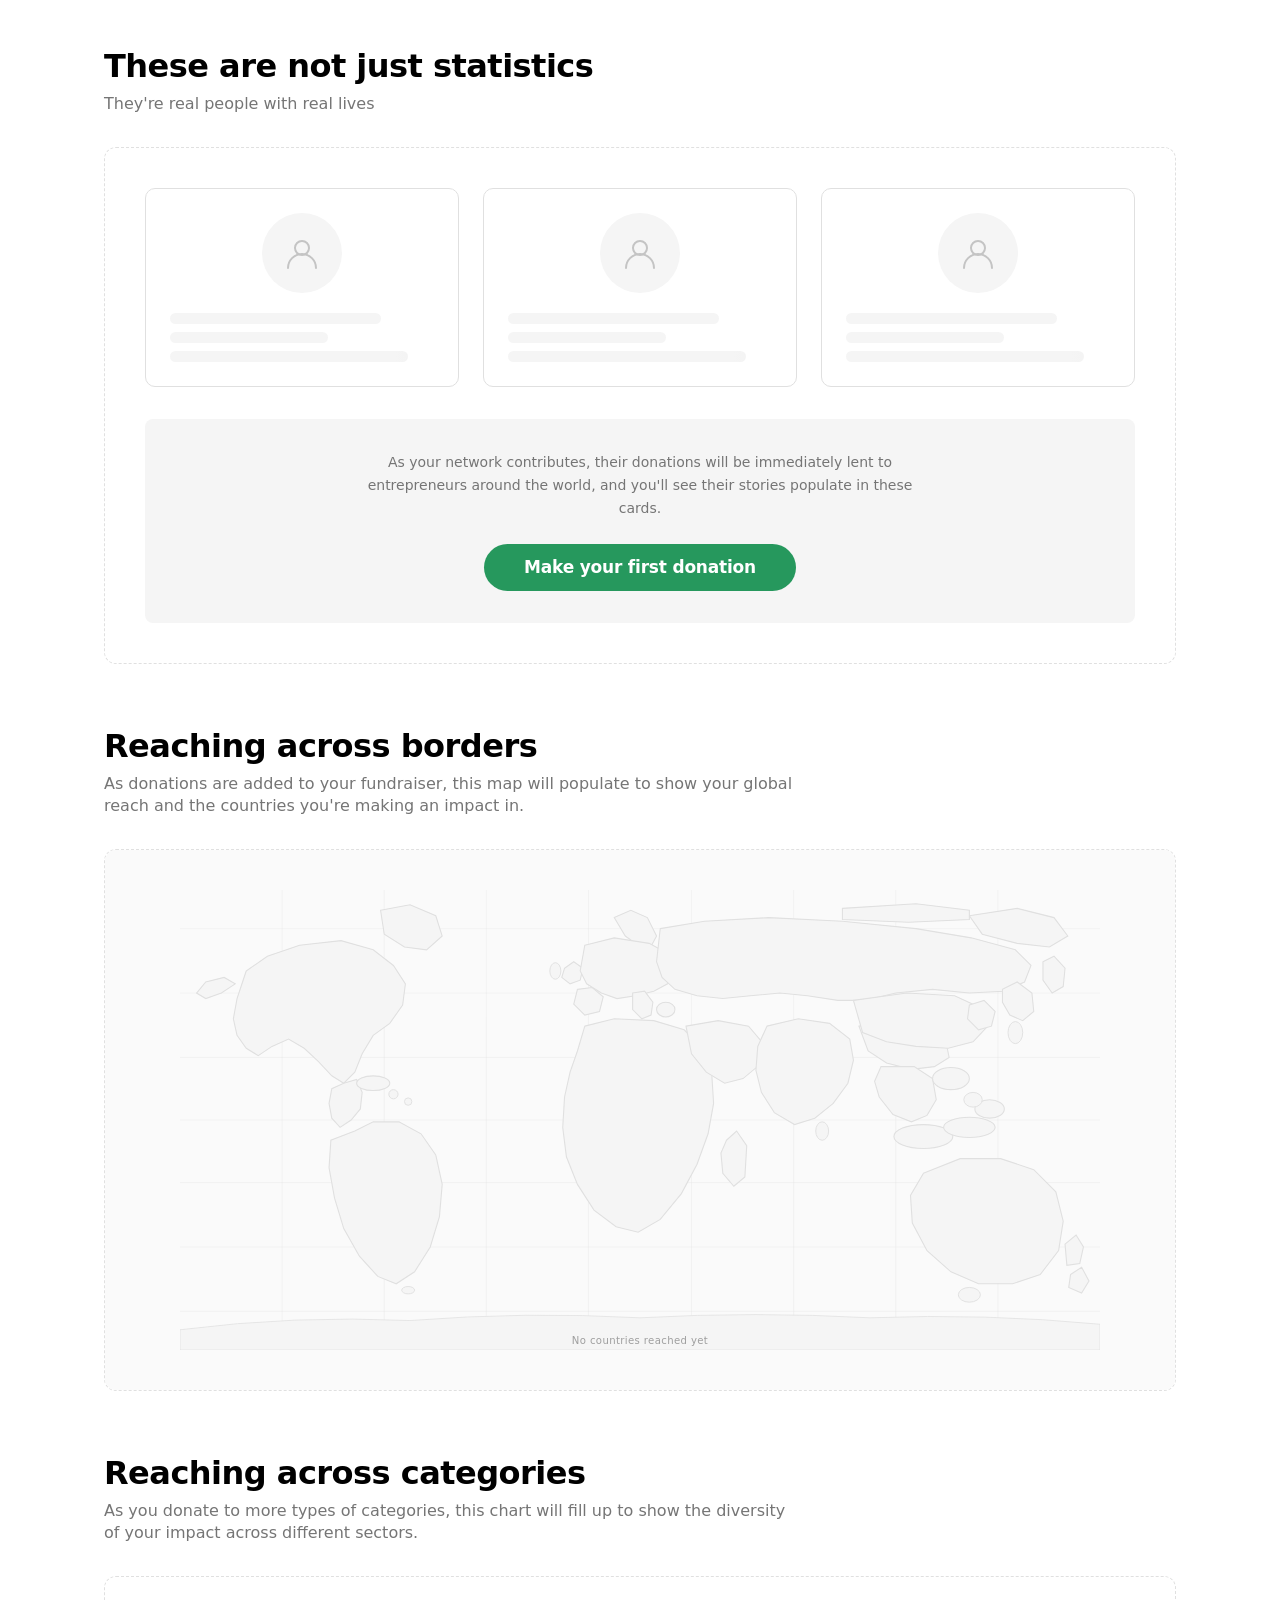
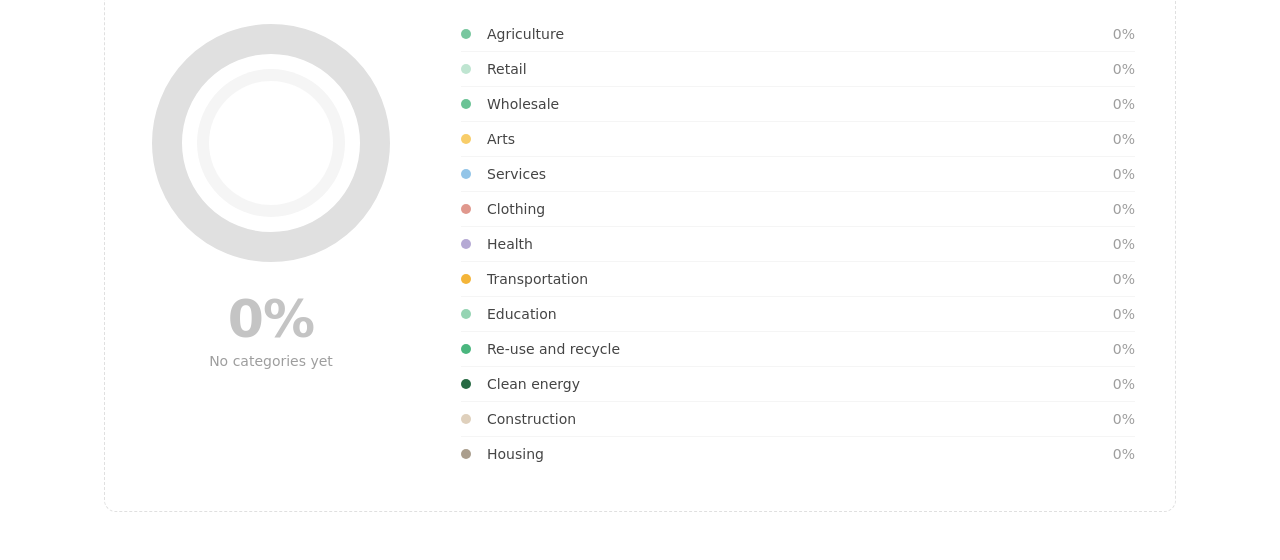
<file: 05-Coding-Projects/Kiva-Product-Space/empty-states-hifi.html>
<!DOCTYPE html>
<html lang="en">
<head>
  <meta charset="UTF-8" />
  <meta name="viewport" content="width=device-width, initial-scale=1.0" />
  <title>Impact Dashboard — Empty States (Lin)</title>
  <style>
    /* ═══════════════════════════════════════════════════════════════════════════
       KIVA DESIGN TOKENS
       Source: ./Design-Tokens/tokens.json  →  "Global/Mode 1"
       All values below are direct reads from the token file.
    ═══════════════════════════════════════════════════════════════════════════ */
    :root {
      /* color.neutral ─────────────────────────────────────────────────────── */
      --color-neutral-white:        #ffffff;   /* color.neutral.white         */
      --color-neutral-black:        #000000;   /* color.neutral.black         */

      /* color.gray ────────────────────────────────────────────────────────── */
      --color-gray-50:              #fafafa;   /* color.gray.50               */
      --color-gray-100:             #f5f5f5;   /* color.gray.100              */
      --color-gray-200:             #e0e0e0;   /* color.gray.200              */
      --color-gray-300:             #c4c4c4;   /* color.gray.300              */
      --color-gray-400:             #9e9e9e;   /* color.gray.400              */
      --color-gray-500:             #757575;   /* color.gray.500              */
      --color-gray-600:             #505050;   /* color.gray.600              */
      --color-gray-700:             #454545;   /* color.gray.700              */
      --color-gray-800:             #212121;   /* color.gray.800              */

      /* color.brand ───────────────────────────────────────────────────────── */
      --color-brand-50:             #f4fbf7;   /* color.brand.50              */
      --color-brand-100:            #eaf6f0;   /* color.brand.100             */
      --color-brand-200:            #bfe5d1;   /* color.brand.200             */
      --color-brand-300:            #95d4b3;   /* color.brand.300             */
      --color-brand-400:            #6ac395;   /* color.brand.400             */
      --color-brand-500:            #4ab67e;   /* color.brand.500             */
      --color-brand-550:            #35ad6f;   /* color.brand.550             */
      --color-brand-650:            #28a062;   /* color.brand.650             */
      --color-brand-700:            #26985d;   /* color.brand.700  ← CTA btn  */
      --color-brand-800:            #228752;   /* color.brand.800  ← hover    */
      --color-brand-900:            #1d7748;   /* color.brand.900  ← active   */
      --color-brand-default:        #2aa967;   /* color.brand.default         */

      /* color.eco-green ───────────────────────────────────────────────────── */
      --color-eco-green-1:          #edf4f1;   /* color.eco-green.1           */
      --color-eco-green-2:          #78c79f;   /* color.eco-green.2           */
      --color-eco-green-3:          #276a43;   /* color.eco-green.3           */
      --color-eco-green-4:          #223829;   /* color.eco-green.4           */

      /* color.marigold ────────────────────────────────────────────────────── */
      --color-marigold-1:           #f8f2e6;   /* color.marigold.1            */
      --color-marigold-2:           #f8cd69;   /* color.marigold.2            */
      --color-marigold-3:           #996210;   /* color.marigold.3            */
      --color-marigold-default:     #f4b539;   /* color.marigold.default      */

      /* color.desert-rose ─────────────────────────────────────────────────── */
      --color-desert-rose-1:        #f9f0ef;   /* color.desert-rose.1         */
      --color-desert-rose-2:        #e0988d;   /* color.desert-rose.2         */
      --color-desert-rose-3:        #a24536;   /* color.desert-rose.3         */
      --color-desert-rose-default:  #c45f4f;   /* color.desert-rose.default   */

      /* color.stone ───────────────────────────────────────────────────────── */
      --color-stone-1:              #f3f1ef;   /* color.stone.1               */
      --color-stone-2:              #aa9e8d;   /* color.stone.2               */
      --color-stone-3:              #635544;   /* color.stone.3               */
      --color-stone-4:              #2e271e;   /* color.stone.4               */
      --color-stone-default:        #dfd0bc;   /* color.stone.default         */

      /* type.font-family ──────────────────────────────────────────────────── */
      --font-sans: "Kiva Post Grot", system-ui, -apple-system,
                   BlinkMacSystemFont, "Segoe UI", sans-serif;
                   /* type.font-family.sans = "Kiva Post Grot"               */

      /* type.font-size ────────────────────────────────────────────────────── */
      --font-size-jumbo-lg:         44px;      /* type.font-size.jumbo.lg     */
      --font-size-h1-lg:            26px;      /* type.font-size.h1.lg        */
      --font-size-h2-lg:            22px;      /* type.font-size.h2.lg        */
      --font-size-base:             16px;      /* type.font-size.base.base    */
      --font-size-button:           17px;      /* type.font-size.button       */
      --font-size-small:            14px;      /* type.font-size.small.small  */

      /* type.letter-spacing ───────────────────────────────────────────────── */
      --letter-spacing-500:         -0.8px;    /* type.letter-spacing.-500    */
      --letter-spacing-300:         -0.52px;   /* type.letter-spacing.-300    */
      --letter-spacing-200:         -0.22px;   /* type.letter-spacing.-200    */
      --letter-spacing-100:         -0.2px;    /* type.letter-spacing.-100    */

      /* type.line-height ──────────────────────────────────────────────────── */
      --line-height-jumbo-lg:       57px;      /* type.line-height.jumbo.lg   */
      --line-height-h1-lg:          36px;      /* type.line-height.h1.lg      */
      --line-height-h2-lg:          31px;      /* type.line-height.h2.lg      */
      --line-height-base:           22px;      /* type.line-height.base.lg    */
      --line-height-button:         21px;      /* type.line-height.button     */

      /* spacing (8px base grid) ───────────────────────────────────────────── */
      --spacing-0-5:                4px;       /* spacing.spacing.0-5         */
      --spacing-1:                  8px;       /* spacing.spacing.1           */
      --spacing-1-5:                12px;      /* spacing.spacing.1-5         */
      --spacing-2:                  16px;      /* spacing.spacing.2           */
      --spacing-3:                  24px;      /* spacing.spacing.3           */
      --spacing-4:                  32px;      /* spacing.spacing.4           */
      --spacing-5:                  40px;      /* spacing.spacing.5           */
      --spacing-6:                  48px;      /* spacing.spacing.6           */
      --spacing-7:                  56px;      /* spacing.spacing.7           */
      --spacing-8:                  64px;      /* spacing.spacing.8           */

      /* layout ────────────────────────────────────────────────────────────── */
      --content-max-width-xl:       1200px;    /* layout.content-max-width.xl */
      --page-margin-lg:             64px;      /* layout.page-margin.lg       */

      /* radius (Kiva product convention — 12px card / container) ─────────── */
      --radius-container:           12px;
      --radius-card:                10px;
      --radius-sm:                   8px;
      --radius-pill:               100px;
    }

    /* ═══════════════════════════════════════════════════════════════════════════
       RESET & BASE
    ═══════════════════════════════════════════════════════════════════════════ */
    *, *::before, *::after {
      box-sizing: border-box;
      margin: 0;
      padding: 0;
    }

    html {
      font-size: var(--font-size-base);        /* type.font-size.base.base    */
    }

    body {
      font-family: var(--font-sans);           /* type.font-family.sans       */
      background-color: var(--color-neutral-white); /* color.neutral.white    */
      color: var(--color-neutral-black);       /* color.neutral.black         */
      -webkit-font-smoothing: antialiased;
      -moz-osx-font-smoothing: grayscale;
    }

    /* ═══════════════════════════════════════════════════════════════════════════
       PAGE LAYOUT
    ═══════════════════════════════════════════════════════════════════════════ */
    .page-wrapper {
      max-width: var(--content-max-width-xl);  /* layout.content-max-width.xl */
      margin: 0 auto;
      padding: var(--spacing-6) var(--page-margin-lg);
      /* spacing.6 = 48px top/bottom, layout.page-margin.lg = 64px sides      */
    }

    /* ═══════════════════════════════════════════════════════════════════════════
       SECTION SPACING
    ═══════════════════════════════════════════════════════════════════════════ */
    .empty-state-section {
      margin-bottom: var(--spacing-8);         /* spacing.8 = 64px            */
    }

    .empty-state-section:last-child {
      margin-bottom: 0;
    }

    /* ═══════════════════════════════════════════════════════════════════════════
       TYPOGRAPHY — SECTION HEADERS
    ═══════════════════════════════════════════════════════════════════════════ */
    .section-heading {
      /* 32px is intentionally above token h1.lg (26px) — this is a
         display-level heading for dashboard section titling.
         Using 32px per design brief. Token: type.font-size.h1.lg = 26px
         is the closest anchor; this heads toward jumbo range.               */
      font-size: 32px;
      font-weight: 700;
      letter-spacing: var(--letter-spacing-300); /* type.letter-spacing.-300 */
      line-height: 1.15;
      color: var(--color-neutral-black);       /* color.neutral.black         */
      margin-bottom: var(--spacing-1);         /* spacing.1 = 8px             */
    }

    .section-subtitle {
      font-size: var(--font-size-base);        /* type.font-size.base.base    */
      line-height: var(--line-height-base);    /* type.line-height.base.lg    */
      color: var(--color-gray-500);            /* color.gray.500 = #757575    */
      max-width: 700px;
      margin-bottom: var(--spacing-4);         /* spacing.4 = 32px            */
    }

    /* ═══════════════════════════════════════════════════════════════════════════
       CONTAINER — DASHED BORDER WRAPPER
    ═══════════════════════════════════════════════════════════════════════════ */
    .container-dashed {
      border: 1.5px dashed var(--color-gray-200); /* color.gray.200 = #e0e0e0 */
      border-radius: var(--radius-container);  /* 12px                        */
      overflow: hidden;
      background-color: var(--color-neutral-white); /* color.neutral.white    */
    }

    /* ═══════════════════════════════════════════════════════════════════════════
       SKELETON SHIMMER ANIMATION
    ═══════════════════════════════════════════════════════════════════════════ */
    @keyframes shimmer {
      0%   { background-position: -900px 0; }
      100% { background-position: 900px 0; }
    }

    .skel-line {
      height: 11px;
      border-radius: var(--radius-pill);
      background: linear-gradient(
        90deg,
        var(--color-gray-100) 25%,           /* color.gray.100 = #f5f5f5    */
        var(--color-gray-200) 50%,           /* color.gray.200 = #e0e0e0    */
        var(--color-gray-100) 75%            /* color.gray.100 = #f5f5f5    */
      );
      background-size: 900px 100%;
      animation: shimmer 1.9s infinite linear;
    }

    .skel-line--w80 { width: 80%; }
    .skel-line--w60 { width: 60%; }
    .skel-line--w90 { width: 90%; }
    .skel-line--w70 { width: 70%; }
    .skel-line--w50 { width: 50%; }

    /* ═══════════════════════════════════════════════════════════════════════════
       EMPTY STATE A — "These are not just statistics"
    ═══════════════════════════════════════════════════════════════════════════ */
    .state-a-inner {
      padding: var(--spacing-5);              /* spacing.5 = 40px            */
    }

    .cards-row {
      display: flex;
      gap: var(--spacing-3);                  /* spacing.3 = 24px            */
    }

    .borrower-card {
      flex: 1;
      min-width: 0;
      border: 1px solid var(--color-gray-200); /* color.gray.200 = #e0e0e0  */
      border-radius: var(--radius-card);       /* 10px                       */
      padding: var(--spacing-3);               /* spacing.3 = 24px           */
      background: var(--color-neutral-white);  /* color.neutral.white        */
      display: flex;
      flex-direction: column;
      align-items: center;
      gap: var(--spacing-2);                   /* spacing.2 = 16px           */
    }

    .avatar-circle {
      width: 80px;
      height: 80px;
      border-radius: 50%;
      background-color: var(--color-gray-100); /* color.gray.100 = #f5f5f5  */
      display: flex;
      align-items: center;
      justify-content: center;
      flex-shrink: 0;
    }

    .card-skel-lines {
      width: 100%;
      display: flex;
      flex-direction: column;
      gap: var(--spacing-1);                   /* spacing.1 = 8px            */
      margin-top: var(--spacing-0-5);          /* spacing.0-5 = 4px          */
    }

    /* CTA Banner */
    .cta-banner {
      margin-top: var(--spacing-4);            /* spacing.4 = 32px           */
      background-color: var(--color-gray-100); /* color.gray.100 = #f5f5f5  */
      border-radius: var(--radius-sm);         /* 8px                        */
      padding: var(--spacing-4) var(--spacing-5);
      text-align: center;
      display: flex;
      flex-direction: column;
      align-items: center;
      gap: var(--spacing-3);                   /* spacing.3 = 24px           */
    }

    .cta-banner-text {
      font-size: var(--font-size-small);       /* type.font-size.small = 14px */
      line-height: 1.65;
      color: var(--color-gray-500);            /* color.gray.500 = #757575   */
      max-width: 580px;
    }

    .btn-primary {
      display: inline-flex;
      align-items: center;
      justify-content: center;
      background-color: var(--color-brand-700); /* color.brand.700 = #26985d */
      color: var(--color-neutral-white);        /* color.neutral.white        */
      font-family: var(--font-sans);
      font-size: var(--font-size-button);       /* type.font-size.button = 17px */
      font-weight: 600;
      line-height: var(--line-height-button);   /* type.line-height.button = 21px */
      letter-spacing: var(--letter-spacing-100); /* type.letter-spacing.-100  */
      padding: 13px var(--spacing-5);           /* spacing.5 = 40px          */
      border: none;
      border-radius: var(--radius-pill);
      cursor: pointer;
      text-decoration: none;
      transition: background-color 140ms ease, transform 90ms ease;
    }

    .btn-primary:hover {
      background-color: var(--color-brand-800); /* color.brand.800 = #228752 */
    }

    .btn-primary:active {
      transform: scale(0.97);
      background-color: var(--color-brand-900); /* color.brand.900 = #1d7748 */
    }

    .btn-primary:focus-visible {
      outline: 3px solid var(--color-brand-300); /* color.brand.300 = #95d4b3 */
      outline-offset: 3px;
    }

    /* ═══════════════════════════════════════════════════════════════════════════
       EMPTY STATE B — "Reaching across borders"
    ═══════════════════════════════════════════════════════════════════════════ */
    .map-container {
      background-color: var(--color-gray-50);  /* color.gray.50 = #fafafa    */
      padding: var(--spacing-5) var(--spacing-6); /* spacing.5/6             */
      display: flex;
      flex-direction: column;
      align-items: center;
      gap: var(--spacing-3);                   /* spacing.3 = 24px           */
      min-height: 380px;
      justify-content: center;
    }

    .map-empty-label {
      font-size: var(--font-size-small);       /* type.font-size.small = 14px */
      color: var(--color-gray-400);            /* color.gray.400 = #9e9e9e   */
      letter-spacing: 0.3px;
    }

    .world-map-svg {
      width: 100%;
      max-width: 920px;
      display: block;
    }

    /* ═══════════════════════════════════════════════════════════════════════════
       EMPTY STATE C — "Reaching across categories"
    ═══════════════════════════════════════════════════════════════════════════ */
    .chart-layout {
      display: flex;
      gap: var(--spacing-8);                   /* spacing.8 = 64px           */
      align-items: flex-start;
      padding: var(--spacing-5);               /* spacing.5 = 40px           */
    }

    /* Donut column */
    .donut-col {
      display: flex;
      flex-direction: column;
      align-items: center;
      gap: var(--spacing-3);                   /* spacing.3 = 24px           */
      flex-shrink: 0;
    }

    .donut-label-block {
      text-align: center;
    }

    .donut-pct-text {
      font-size: 52px;
      font-weight: 700;
      letter-spacing: var(--letter-spacing-500); /* type.letter-spacing.-500 */
      color: var(--color-gray-300);            /* color.gray.300 = #c4c4c4   */
      line-height: 1;
      display: block;
    }

    .donut-empty-label {
      font-size: var(--font-size-small);       /* type.font-size.small = 14px */
      color: var(--color-gray-400);            /* color.gray.400 = #9e9e9e   */
      margin-top: var(--spacing-1);            /* spacing.1 = 8px            */
      display: block;
    }

    /* Legend column */
    .legend-col {
      flex: 1;
      min-width: 0;
    }

    .legend-row {
      display: flex;
      align-items: center;
      gap: var(--spacing-2);                   /* spacing.2 = 16px           */
      padding: 9px 0;
      border-bottom: 1px solid var(--color-gray-100); /* color.gray.100      */
    }

    .legend-row:last-child {
      border-bottom: none;
    }

    .legend-dot {
      width: 10px;
      height: 10px;
      border-radius: 50%;
      flex-shrink: 0;
    }

    .legend-name {
      flex: 1;
      font-size: var(--font-size-small);       /* type.font-size.small = 14px */
      color: var(--color-gray-700);            /* color.gray.700 = #454545   */
    }

    .legend-pct {
      font-size: var(--font-size-small);       /* type.font-size.small = 14px */
      color: var(--color-gray-400);            /* color.gray.400 = #9e9e9e   */
      font-variant-numeric: tabular-nums;
      min-width: 28px;
      text-align: right;
    }

  </style>
</head>
<body>
<div class="page-wrapper">

  <!-- ══════════════════════════════════════════════════════════════════════════
       EMPTY STATE A — "These are not just statistics"
  ══════════════════════════════════════════════════════════════════════════ -->
  <section class="empty-state-section" aria-label="Borrower stories — empty state">
    <h2 class="section-heading">These are not just statistics</h2>
    <p class="section-subtitle">They're real people with real lives</p>

    <div class="container-dashed">
      <div class="state-a-inner">

        <!-- 3 skeleton borrower cards -->
        <div class="cards-row" role="list" aria-label="Borrower story cards, loading">

          <!-- Card 1 -->
          <article class="borrower-card" role="listitem" aria-label="Loading borrower story">
            <div class="avatar-circle" aria-hidden="true">
              <!-- Person icon — stroke only, color.gray.300 = #c4c4c4 -->
              <svg width="38" height="38" viewBox="0 0 38 38" fill="none"
                   xmlns="http://www.w3.org/2000/svg" aria-hidden="true">
                <circle cx="19" cy="14" r="7" stroke="#c4c4c4" stroke-width="2"
                        stroke-linecap="round" stroke-linejoin="round"/>
                <path d="M5 34c0-7.732 6.268-14 14-14s14 6.268 14 14"
                      stroke="#c4c4c4" stroke-width="2"
                      stroke-linecap="round" stroke-linejoin="round"/>
              </svg>
            </div>
            <div class="card-skel-lines" aria-hidden="true">
              <div class="skel-line skel-line--w80" role="presentation"></div>
              <div class="skel-line skel-line--w60" role="presentation"></div>
              <div class="skel-line skel-line--w90" role="presentation"></div>
            </div>
          </article>

          <!-- Card 2 -->
          <article class="borrower-card" role="listitem" aria-label="Loading borrower story">
            <div class="avatar-circle" aria-hidden="true">
              <svg width="38" height="38" viewBox="0 0 38 38" fill="none"
                   xmlns="http://www.w3.org/2000/svg" aria-hidden="true">
                <circle cx="19" cy="14" r="7" stroke="#c4c4c4" stroke-width="2"
                        stroke-linecap="round" stroke-linejoin="round"/>
                <path d="M5 34c0-7.732 6.268-14 14-14s14 6.268 14 14"
                      stroke="#c4c4c4" stroke-width="2"
                      stroke-linecap="round" stroke-linejoin="round"/>
              </svg>
            </div>
            <div class="card-skel-lines" aria-hidden="true">
              <div class="skel-line skel-line--w80" role="presentation"></div>
              <div class="skel-line skel-line--w60" role="presentation"></div>
              <div class="skel-line skel-line--w90" role="presentation"></div>
            </div>
          </article>

          <!-- Card 3 -->
          <article class="borrower-card" role="listitem" aria-label="Loading borrower story">
            <div class="avatar-circle" aria-hidden="true">
              <svg width="38" height="38" viewBox="0 0 38 38" fill="none"
                   xmlns="http://www.w3.org/2000/svg" aria-hidden="true">
                <circle cx="19" cy="14" r="7" stroke="#c4c4c4" stroke-width="2"
                        stroke-linecap="round" stroke-linejoin="round"/>
                <path d="M5 34c0-7.732 6.268-14 14-14s14 6.268 14 14"
                      stroke="#c4c4c4" stroke-width="2"
                      stroke-linecap="round" stroke-linejoin="round"/>
              </svg>
            </div>
            <div class="card-skel-lines" aria-hidden="true">
              <div class="skel-line skel-line--w80" role="presentation"></div>
              <div class="skel-line skel-line--w60" role="presentation"></div>
              <div class="skel-line skel-line--w90" role="presentation"></div>
            </div>
          </article>

        </div><!-- /cards-row -->

        <!-- CTA Banner -->
        <div class="cta-banner">
          <p class="cta-banner-text">
            As your network contributes, their donations will be immediately lent to
            entrepreneurs around the world, and you'll see their stories populate in these cards.
          </p>
          <a href="#" class="btn-primary"
             aria-label="Make your first donation to see borrower stories">
            Make your first donation
          </a>
        </div>

      </div>
    </div>
  </section>

  <!-- ══════════════════════════════════════════════════════════════════════════
       EMPTY STATE B — "Reaching across borders"
  ══════════════════════════════════════════════════════════════════════════ -->
  <section class="empty-state-section" aria-label="Global reach map — empty state">
    <h2 class="section-heading">Reaching across borders</h2>
    <p class="section-subtitle">
      As donations are added to your fundraiser, this map will populate to show your global
      reach and the countries you're making an impact in.
    </p>

    <div class="container-dashed">
      <div class="map-container">
        <!--
          World map SVG — simplified Natural Earth outline projection
          Country fills:   color.gray.100 = #f5f5f5
          Country borders: color.gray.200 = #e0e0e0
          Ocean/bg:        color.gray.50  = #fafafa
        -->
        <svg class="world-map-svg" viewBox="0 0 1000 500"
             xmlns="http://www.w3.org/2000/svg"
             aria-label="World map — no countries reached yet" role="img">

          <!-- Ocean background — color.gray.50 = #fafafa -->
          <rect width="1000" height="500" fill="#fafafa"/>

          <!-- Graticule lines — color.gray.200 at low opacity -->
          <!-- Latitude lines -->
          <g stroke="#e0e0e0" stroke-width="0.6" opacity="0.55">
            <line x1="0" y1="42"  x2="1000" y2="42"/>   <!-- 75°N -->
            <line x1="0" y1="112" x2="1000" y2="112"/>  <!-- 60°N -->
            <line x1="0" y1="182" x2="1000" y2="182"/>  <!-- 45°N -->
            <line x1="0" y1="250" x2="1000" y2="250"/>  <!-- equator -->
            <line x1="0" y1="318" x2="1000" y2="318"/>  <!-- 30°S -->
            <line x1="0" y1="388" x2="1000" y2="388"/>  <!-- 45°S -->
            <line x1="0" y1="458" x2="1000" y2="458"/>  <!-- 60°S -->
          </g>
          <!-- Longitude lines -->
          <g stroke="#e0e0e0" stroke-width="0.6" opacity="0.55">
            <line x1="111"  y1="0" x2="111"  y2="500"/>  <!-- 120°W -->
            <line x1="222"  y1="0" x2="222"  y2="500"/>  <!-- 80°W  -->
            <line x1="333"  y1="0" x2="333"  y2="500"/>  <!-- 40°W  -->
            <line x1="444"  y1="0" x2="444"  y2="500"/>  <!-- 0°    -->
            <line x1="556"  y1="0" x2="556"  y2="500"/>  <!-- 40°E  -->
            <line x1="667"  y1="0" x2="667"  y2="500"/>  <!-- 80°E  -->
            <line x1="778"  y1="0" x2="778"  y2="500"/>  <!-- 120°E -->
            <line x1="889"  y1="0" x2="889"  y2="500"/>  <!-- 160°E -->
          </g>

          <!-- ──────────────────────── NORTH AMERICA ──────────────────────── -->
          <!-- Alaska -->
          <path d="M 48 95 L 28 100 L 18 112 L 28 118 L 45 112 L 60 102 Z"
                fill="#f5f5f5" stroke="#e0e0e0" stroke-width="1.2"/>
          <!-- Greenland -->
          <path d="M 218 22 L 250 16 L 278 28 L 285 50 L 268 65 L 244 62 L 222 48 Z"
                fill="#f5f5f5" stroke="#e0e0e0" stroke-width="1.2"/>
          <!-- Canada + USA -->
          <path d="M 72 88 L 95 72 L 130 60 L 175 55 L 210 65 L 232 82 L 245 102
                   L 242 125 L 228 145 L 210 158 L 198 178 L 190 198 L 178 210
                   L 165 202 L 150 186 L 135 172 L 118 162 L 100 170 L 85 180
                   L 72 172 L 62 158 L 58 140 L 62 118 L 68 100 Z"
                fill="#f5f5f5" stroke="#e0e0e0" stroke-width="1.2"/>
          <!-- Mexico + Central America -->
          <path d="M 178 210 L 192 206 L 198 220 L 196 238 L 186 250 L 174 258
                   L 165 248 L 162 232 L 165 216 Z"
                fill="#f5f5f5" stroke="#e0e0e0" stroke-width="1.2"/>
          <!-- Cuba -->
          <ellipse cx="210" cy="210" rx="18" ry="8" fill="#f5f5f5" stroke="#e0e0e0" stroke-width="1.2"/>
          <!-- Caribbean islands (simplified) -->
          <circle cx="232" cy="222" r="5" fill="#f5f5f5" stroke="#e0e0e0" stroke-width="1"/>
          <circle cx="248" cy="230" r="4" fill="#f5f5f5" stroke="#e0e0e0" stroke-width="1"/>

          <!-- ──────────────────────── SOUTH AMERICA ──────────────────────── -->
          <path d="M 190 262 L 210 252 L 238 252 L 262 265 L 278 288 L 285 320
                   L 282 355 L 272 388 L 255 415 L 235 428 L 215 420 L 195 398
                   L 178 368 L 168 335 L 162 302 L 164 272 Z"
                fill="#f5f5f5" stroke="#e0e0e0" stroke-width="1.2"/>
          <!-- Falklands -->
          <ellipse cx="248" cy="435" rx="7" ry="4" fill="#f5f5f5" stroke="#e0e0e0" stroke-width="1"/>

          <!-- ──────────────────────── EUROPE ──────────────────────────────── -->
          <!-- Scandinavia -->
          <path d="M 472 30 L 490 22 L 508 30 L 518 50 L 510 65 L 498 60 L 484 50 Z"
                fill="#f5f5f5" stroke="#e0e0e0" stroke-width="1.2"/>
          <!-- UK + Ireland -->
          <path d="M 418 85 L 428 78 L 438 85 L 435 98 L 424 102 L 415 95 Z"
                fill="#f5f5f5" stroke="#e0e0e0" stroke-width="1.2"/>
          <ellipse cx="408" cy="88" rx="6" ry="9" fill="#f5f5f5" stroke="#e0e0e0" stroke-width="1"/>
          <!-- Continental Europe -->
          <path d="M 440 60 L 472 52 L 510 58 L 532 70 L 540 88 L 530 102
                   L 515 110 L 495 115 L 475 118 L 458 112 L 442 102 L 435 88 Z"
                fill="#f5f5f5" stroke="#e0e0e0" stroke-width="1.2"/>
          <!-- Iberian Peninsula -->
          <path d="M 432 108 L 448 106 L 460 116 L 456 132 L 440 136 L 428 124 Z"
                fill="#f5f5f5" stroke="#e0e0e0" stroke-width="1.2"/>
          <!-- Italy -->
          <path d="M 492 112 L 505 110 L 514 122 L 512 136 L 502 140 L 492 130 Z"
                fill="#f5f5f5" stroke="#e0e0e0" stroke-width="1.2"/>
          <!-- Greece -->
          <ellipse cx="528" cy="130" rx="10" ry="8" fill="#f5f5f5" stroke="#e0e0e0" stroke-width="1.2"/>

          <!-- ──────────────────────── AFRICA ───────────────────────────────── -->
          <path d="M 440 148 L 472 140 L 515 142 L 548 152 L 568 172 L 578 200
                   L 580 232 L 574 265 L 562 298 L 545 330 L 522 358 L 498 372
                   L 474 366 L 450 348 L 432 320 L 420 290 L 416 258 L 418 225
                   L 424 198 L 432 175 Z"
                fill="#f5f5f5" stroke="#e0e0e0" stroke-width="1.2"/>
          <!-- Madagascar -->
          <path d="M 594 272 L 605 262 L 616 278 L 614 312 L 602 322 L 590 308
                   L 588 286 Z"
                fill="#f5f5f5" stroke="#e0e0e0" stroke-width="1.2"/>

          <!-- ──────────────────────── MIDDLE EAST ──────────────────────────── -->
          <path d="M 550 148 L 585 142 L 618 148 L 635 168 L 630 190 L 612 205
                   L 592 210 L 572 198 L 556 178 Z"
                fill="#f5f5f5" stroke="#e0e0e0" stroke-width="1.2"/>

          <!-- ──────────────────────── RUSSIA / CENTRAL ASIA ────────────────── -->
          <path d="M 522 42 L 570 34 L 640 30 L 720 34 L 800 42 L 860 52
                   L 908 65 L 925 82 L 918 100 L 895 110 L 858 112 L 818 108
                   L 778 112 L 745 120 L 715 120 L 682 115 L 652 112 L 620 115
                   L 590 118 L 562 115 L 538 108 L 524 95 L 518 78 Z"
                fill="#f5f5f5" stroke="#e0e0e0" stroke-width="1.2"/>
          <!-- Eastern Siberia extension -->
          <path d="M 858 28 L 910 20 L 950 30 L 965 50 L 945 62 L 910 58
                   L 872 48 Z"
                fill="#f5f5f5" stroke="#e0e0e0" stroke-width="1.2"/>
          <path d="M 720 20 L 800 15 L 858 22 L 858 32 L 792 35 L 720 32 Z"
                fill="#f5f5f5" stroke="#e0e0e0" stroke-width="1.2"/>
          <!-- Kamchatka + Sakhalin -->
          <path d="M 938 78 L 950 72 L 962 85 L 960 105 L 948 112 L 938 98 Z"
                fill="#f5f5f5" stroke="#e0e0e0" stroke-width="1.2"/>

          <!-- ──────────────────────── SOUTH ASIA / INDIA ───────────────────── -->
          <path d="M 638 148 L 672 140 L 706 145 L 728 162 L 732 185 L 726 210
                   L 710 232 L 690 248 L 668 255 L 646 242 L 632 220 L 626 196
                   L 628 170 Z"
                fill="#f5f5f5" stroke="#e0e0e0" stroke-width="1.2"/>
          <!-- Sri Lanka -->
          <ellipse cx="698" cy="262" rx="7" ry="10" fill="#f5f5f5" stroke="#e0e0e0" stroke-width="1"/>

          <!-- ──────────────────────── SOUTHEAST ASIA ───────────────────────── -->
          <!-- Mainland -->
          <path d="M 738 148 L 775 142 L 808 148 L 832 162 L 836 182 L 820 192
                   L 795 195 L 768 188 L 748 175 Z"
                fill="#f5f5f5" stroke="#e0e0e0" stroke-width="1.2"/>
          <!-- Indochina peninsula -->
          <path d="M 762 192 L 798 192 L 818 205 L 822 228 L 812 245 L 795 252
                   L 775 244 L 760 225 L 755 208 Z"
                fill="#f5f5f5" stroke="#e0e0e0" stroke-width="1.2"/>
          <!-- Indonesia / Philippines (blobs) -->
          <ellipse cx="838" cy="205" rx="20" ry="12" fill="#f5f5f5" stroke="#e0e0e0" stroke-width="1.2"/>
          <ellipse cx="808" cy="268" rx="32" ry="13" fill="#f5f5f5" stroke="#e0e0e0" stroke-width="1.2"/>
          <ellipse cx="858" cy="258" rx="28" ry="11" fill="#f5f5f5" stroke="#e0e0e0" stroke-width="1.2"/>
          <ellipse cx="880" cy="238" rx="16" ry="10" fill="#f5f5f5" stroke="#e0e0e0" stroke-width="1.2"/>
          <ellipse cx="862" cy="228" rx="10" ry="8"  fill="#f5f5f5" stroke="#e0e0e0" stroke-width="1"/>

          <!-- ──────────────────────── CHINA / EAST ASIA ────────────────────── -->
          <path d="M 732 120 L 790 112 L 842 115 L 870 128 L 878 148 L 862 165
                   L 835 172 L 800 170 L 768 165 L 742 155 Z"
                fill="#f5f5f5" stroke="#e0e0e0" stroke-width="1.2"/>
          <!-- Korean peninsula -->
          <path d="M 858 125 L 874 120 L 886 132 L 882 148 L 868 152 L 856 140 Z"
                fill="#f5f5f5" stroke="#e0e0e0" stroke-width="1.2"/>
          <!-- Japan -->
          <path d="M 894 108 L 910 100 L 926 112 L 928 132 L 916 142 L 902 136
                   L 894 122 Z"
                fill="#f5f5f5" stroke="#e0e0e0" stroke-width="1.2"/>
          <ellipse cx="908" cy="155" rx="8" ry="12" fill="#f5f5f5" stroke="#e0e0e0" stroke-width="1"/>

          <!-- ──────────────────────── AUSTRALIA ────────────────────────────── -->
          <path d="M 808 308 L 848 292 L 892 292 L 928 304 L 952 328 L 960 360
                   L 955 392 L 935 418 L 905 428 L 868 428 L 838 415 L 812 392
                   L 796 362 L 794 332 Z"
                fill="#f5f5f5" stroke="#e0e0e0" stroke-width="1.2"/>
          <!-- Tasmania -->
          <ellipse cx="858" cy="440" rx="12" ry="8" fill="#f5f5f5" stroke="#e0e0e0" stroke-width="1"/>
          <!-- New Zealand -->
          <path d="M 962 385 L 974 375 L 982 388 L 978 406 L 964 408 Z"
                fill="#f5f5f5" stroke="#e0e0e0" stroke-width="1.2"/>
          <path d="M 968 418 L 980 410 L 988 425 L 980 438 L 966 432 Z"
                fill="#f5f5f5" stroke="#e0e0e0" stroke-width="1.2"/>

          <!-- ──────────────────────── ANTARCTICA (simplified cap) ───────────── -->
          <path d="M 0 478 Q 125 462 250 468 Q 375 458 500 465 Q 625 458 750 465
                   Q 875 460 1000 472 L 1000 500 L 0 500 Z"
                fill="#f5f5f5" stroke="#e0e0e0" stroke-width="0.8"/>

          <!-- Empty-state caption -->
          <text x="500" y="493" text-anchor="middle"
                font-family="system-ui, -apple-system, sans-serif"
                font-size="11" fill="#9e9e9e" letter-spacing="0.4">
            No countries reached yet
          </text>

        </svg>
      </div>
    </div>
  </section>

  <!-- ══════════════════════════════════════════════════════════════════════════
       EMPTY STATE C — "Reaching across categories"
  ══════════════════════════════════════════════════════════════════════════ -->
  <section class="empty-state-section" aria-label="Category breakdown chart — empty state">
    <h2 class="section-heading">Reaching across categories</h2>
    <p class="section-subtitle">
      As you donate to more types of categories, this chart will fill up to show the
      diversity of your impact across different sectors.
    </p>

    <div class="container-dashed">
      <div class="chart-layout">

        <!-- Donut chart + label -->
        <div class="donut-col">
          <!--
            Donut SVG
            Ring fill:   color.gray.200 = #e0e0e0
            Inner fill:  color.gray.100 = #f5f5f5
            Center:      color.neutral.white = #ffffff
          -->
          <svg width="252" height="252" viewBox="0 0 252 252"
               aria-label="Empty donut chart — 0% category distribution" role="img">
            <!-- Outer ring — color.gray.200 = #e0e0e0 -->
            <circle cx="126" cy="126" r="104" fill="none"
                    stroke="#e0e0e0" stroke-width="30"/>
            <!-- Inner fill — color.gray.100 = #f5f5f5 -->
            <circle cx="126" cy="126" r="74" fill="#f5f5f5"/>
            <!-- Center white — color.neutral.white = #ffffff -->
            <circle cx="126" cy="126" r="62" fill="#ffffff"/>
          </svg>

          <div class="donut-label-block">
            <span class="donut-pct-text" aria-label="Zero percent">0%</span>
            <span class="donut-empty-label">No categories yet</span>
          </div>
        </div>

        <!-- Category legend -->
        <!--
          Legend dot color annotations:
          — Token-mapped colors reference tokens.json "Global/Mode 1"
          — [TOKEN GAP] marks colors with no current Kiva token equivalent;
            new tokens should be created in the design system.
        -->
        <div class="legend-col" role="list" aria-label="Category legend">

          <div class="legend-row" role="listitem">
            <span class="legend-dot" style="background-color: #78c79f;"
                  aria-hidden="true"></span>
            <!-- color.eco-green.2 = #78c79f -->
            <span class="legend-name">Agriculture</span>
            <span class="legend-pct" aria-label="0 percent">0%</span>
          </div>

          <div class="legend-row" role="listitem">
            <span class="legend-dot" style="background-color: #bfe5d1;"
                  aria-hidden="true"></span>
            <!-- color.brand.200 = #bfe5d1 -->
            <span class="legend-name">Retail</span>
            <span class="legend-pct" aria-label="0 percent">0%</span>
          </div>

          <div class="legend-row" role="listitem">
            <span class="legend-dot" style="background-color: #6ac395;"
                  aria-hidden="true"></span>
            <!-- color.brand.400 = #6ac395 -->
            <span class="legend-name">Wholesale</span>
            <span class="legend-pct" aria-label="0 percent">0%</span>
          </div>

          <div class="legend-row" role="listitem">
            <span class="legend-dot" style="background-color: #f8cd69;"
                  aria-hidden="true"></span>
            <!-- color.marigold.2 = #f8cd69 -->
            <span class="legend-name">Arts</span>
            <span class="legend-pct" aria-label="0 percent">0%</span>
          </div>

          <div class="legend-row" role="listitem">
            <span class="legend-dot" style="background-color: #93c5e8;"
                  aria-hidden="true"></span>
            <!-- [TOKEN GAP] sky-blue — no Kiva token. Flag: add color.sky.200 -->
            <span class="legend-name">Services</span>
            <span class="legend-pct" aria-label="0 percent">0%</span>
          </div>

          <div class="legend-row" role="listitem">
            <span class="legend-dot" style="background-color: #e0988d;"
                  aria-hidden="true"></span>
            <!-- color.desert-rose.2 = #e0988d -->
            <span class="legend-name">Clothing</span>
            <span class="legend-pct" aria-label="0 percent">0%</span>
          </div>

          <div class="legend-row" role="listitem">
            <span class="legend-dot" style="background-color: #b5a9d4;"
                  aria-hidden="true"></span>
            <!-- [TOKEN GAP] muted lavender — no Kiva token. Flag: add color.lavender.200 -->
            <span class="legend-name">Health</span>
            <span class="legend-pct" aria-label="0 percent">0%</span>
          </div>

          <div class="legend-row" role="listitem">
            <span class="legend-dot" style="background-color: #f4b539;"
                  aria-hidden="true"></span>
            <!-- color.marigold.default = #f4b539 -->
            <span class="legend-name">Transportation</span>
            <span class="legend-pct" aria-label="0 percent">0%</span>
          </div>

          <div class="legend-row" role="listitem">
            <span class="legend-dot" style="background-color: #95d4b3;"
                  aria-hidden="true"></span>
            <!-- color.brand.300 = #95d4b3 -->
            <span class="legend-name">Education</span>
            <span class="legend-pct" aria-label="0 percent">0%</span>
          </div>

          <div class="legend-row" role="listitem">
            <span class="legend-dot" style="background-color: #4ab67e;"
                  aria-hidden="true"></span>
            <!-- color.brand.500 = #4ab67e -->
            <span class="legend-name">Re-use and recycle</span>
            <span class="legend-pct" aria-label="0 percent">0%</span>
          </div>

          <div class="legend-row" role="listitem">
            <span class="legend-dot" style="background-color: #276a43;"
                  aria-hidden="true"></span>
            <!-- color.eco-green.3 = #276a43 -->
            <span class="legend-name">Clean energy</span>
            <span class="legend-pct" aria-label="0 percent">0%</span>
          </div>

          <div class="legend-row" role="listitem">
            <span class="legend-dot" style="background-color: #dfd0bc;"
                  aria-hidden="true"></span>
            <!-- color.stone.default = #dfd0bc -->
            <span class="legend-name">Construction</span>
            <span class="legend-pct" aria-label="0 percent">0%</span>
          </div>

          <div class="legend-row" role="listitem">
            <span class="legend-dot" style="background-color: #aa9e8d;"
                  aria-hidden="true"></span>
            <!-- color.stone.2 = #aa9e8d -->
            <span class="legend-name">Housing</span>
            <span class="legend-pct" aria-label="0 percent">0%</span>
          </div>

        </div><!-- /legend-col -->

      </div><!-- /chart-layout -->
    </div><!-- /container-dashed -->
  </section>

</div><!-- /page-wrapper -->
</body>
</html>
</file>
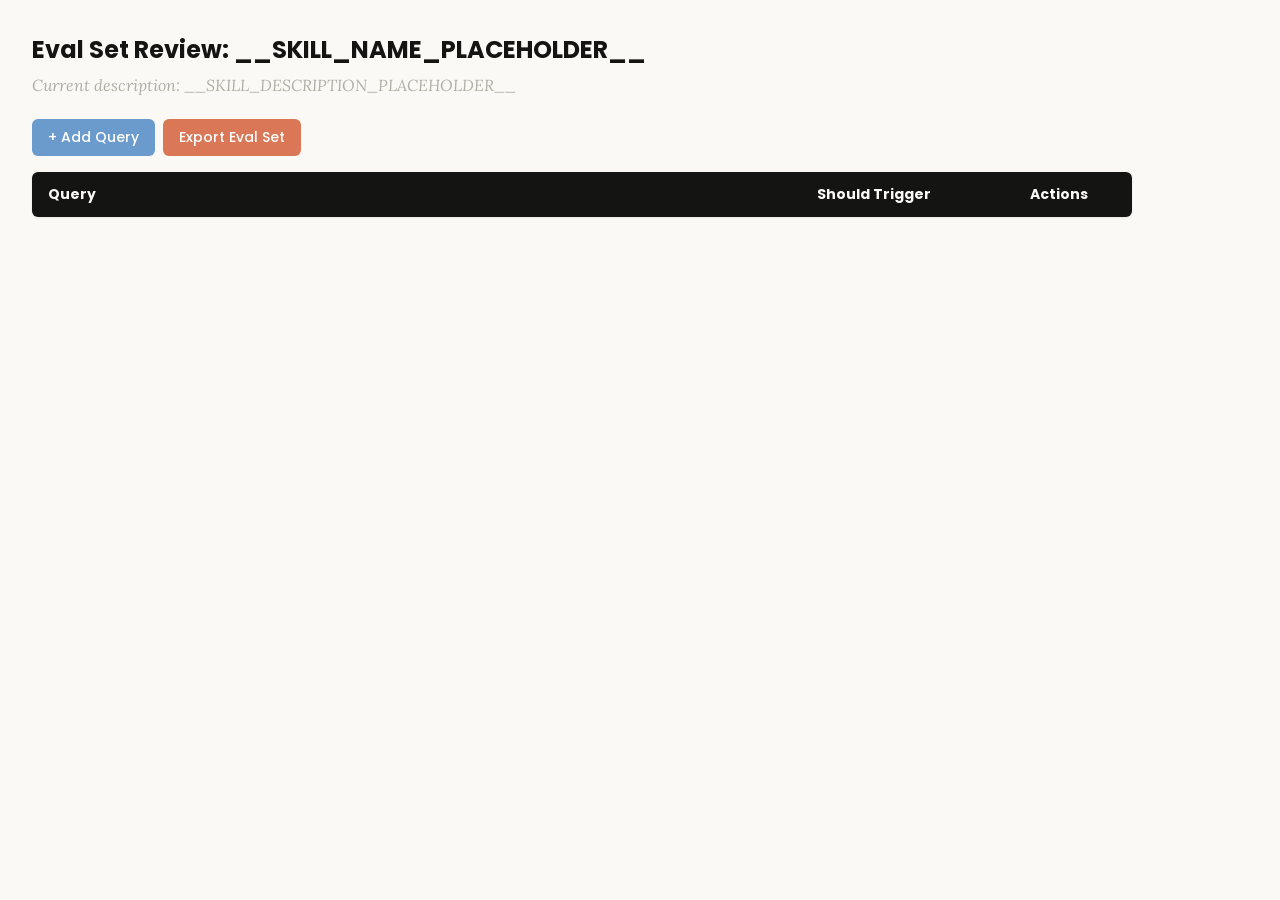
<file: 05-Coding-Projects/.claude/skills/skill-creator/assets/eval_review.html>
<!DOCTYPE html>
<html lang="en">
<head>
  <meta charset="UTF-8">
  <meta name="viewport" content="width=device-width, initial-scale=1.0">
  <title>Eval Set Review - __SKILL_NAME_PLACEHOLDER__</title>
  <link rel="preconnect" href="https://fonts.googleapis.com">
  <link rel="preconnect" href="https://fonts.gstatic.com" crossorigin>
  <link href="https://fonts.googleapis.com/css2?family=Poppins:wght@500;600&family=Lora:wght@400;500&display=swap" rel="stylesheet">
  <style>
    * { box-sizing: border-box; margin: 0; padding: 0; }
    body { font-family: 'Lora', Georgia, serif; background: #faf9f5; padding: 2rem; color: #141413; }
    h1 { font-family: 'Poppins', sans-serif; margin-bottom: 0.5rem; font-size: 1.5rem; }
    .description { color: #b0aea5; margin-bottom: 1.5rem; font-style: italic; max-width: 900px; }
    .controls { margin-bottom: 1rem; display: flex; gap: 0.5rem; }
    .btn { font-family: 'Poppins', sans-serif; padding: 0.5rem 1rem; border: none; border-radius: 6px; cursor: pointer; font-size: 0.875rem; font-weight: 500; }
    .btn-add { background: #6a9bcc; color: white; }
    .btn-add:hover { background: #5889b8; }
    .btn-export { background: #d97757; color: white; }
    .btn-export:hover { background: #c4613f; }
    table { width: 100%; max-width: 1100px; border-collapse: collapse; background: white; border-radius: 6px; overflow: hidden; box-shadow: 0 1px 3px rgba(0,0,0,0.08); }
    th { font-family: 'Poppins', sans-serif; background: #141413; color: #faf9f5; padding: 0.75rem 1rem; text-align: left; font-size: 0.875rem; }
    td { padding: 0.75rem 1rem; border-bottom: 1px solid #e8e6dc; vertical-align: top; }
    tr:nth-child(even) td { background: #faf9f5; }
    tr:hover td { background: #f3f1ea; }
    .section-header td { background: #e8e6dc; font-family: 'Poppins', sans-serif; font-weight: 500; font-size: 0.8rem; color: #141413; text-transform: uppercase; letter-spacing: 0.05em; }
    .query-input { width: 100%; padding: 0.4rem; border: 1px solid #e8e6dc; border-radius: 4px; font-size: 0.875rem; font-family: 'Lora', Georgia, serif; resize: vertical; min-height: 60px; }
    .query-input:focus { outline: none; border-color: #d97757; box-shadow: 0 0 0 2px rgba(217,119,87,0.15); }
    .toggle { position: relative; display: inline-block; width: 44px; height: 24px; }
    .toggle input { opacity: 0; width: 0; height: 0; }
    .toggle .slider { position: absolute; inset: 0; background: #b0aea5; border-radius: 24px; cursor: pointer; transition: 0.2s; }
    .toggle .slider::before { content: ""; position: absolute; width: 18px; height: 18px; left: 3px; bottom: 3px; background: white; border-radius: 50%; transition: 0.2s; }
    .toggle input:checked + .slider { background: #d97757; }
    .toggle input:checked + .slider::before { transform: translateX(20px); }
    .btn-delete { background: #c44; color: white; padding: 0.3rem 0.6rem; border: none; border-radius: 4px; cursor: pointer; font-size: 0.75rem; font-family: 'Poppins', sans-serif; }
    .btn-delete:hover { background: #a33; }
    .summary { margin-top: 1rem; color: #b0aea5; font-size: 0.875rem; }
  </style>
</head>
<body>
  <h1>Eval Set Review: <span id="skill-name">__SKILL_NAME_PLACEHOLDER__</span></h1>
  <p class="description">Current description: <span id="skill-desc">__SKILL_DESCRIPTION_PLACEHOLDER__</span></p>

  <div class="controls">
    <button class="btn btn-add" onclick="addRow()">+ Add Query</button>
    <button class="btn btn-export" onclick="exportEvalSet()">Export Eval Set</button>
  </div>

  <table>
    <thead>
      <tr>
        <th style="width:65%">Query</th>
        <th style="width:18%">Should Trigger</th>
        <th style="width:10%">Actions</th>
      </tr>
    </thead>
    <tbody id="eval-body"></tbody>
  </table>

  <p class="summary" id="summary"></p>

  <script>
    const EVAL_DATA = __EVAL_DATA_PLACEHOLDER__;

    let evalItems = [...EVAL_DATA];

    function render() {
      const tbody = document.getElementById('eval-body');
      tbody.innerHTML = '';

      // Sort: should-trigger first, then should-not-trigger
      const sorted = evalItems
        .map((item, origIdx) => ({ ...item, origIdx }))
        .sort((a, b) => (b.should_trigger ? 1 : 0) - (a.should_trigger ? 1 : 0));

      let lastGroup = null;
      sorted.forEach(item => {
        const group = item.should_trigger ? 'trigger' : 'no-trigger';
        if (group !== lastGroup) {
          const headerRow = document.createElement('tr');
          headerRow.className = 'section-header';
          headerRow.innerHTML = `<td colspan="3">${item.should_trigger ? 'Should Trigger' : 'Should NOT Trigger'}</td>`;
          tbody.appendChild(headerRow);
          lastGroup = group;
        }

        const idx = item.origIdx;
        const tr = document.createElement('tr');
        tr.innerHTML = `
          <td><textarea class="query-input" onchange="updateQuery(${idx}, this.value)">${escapeHtml(item.query)}</textarea></td>
          <td>
            <label class="toggle">
              <input type="checkbox" ${item.should_trigger ? 'checked' : ''} onchange="updateTrigger(${idx}, this.checked)">
              <span class="slider"></span>
            </label>
            <span style="margin-left:8px;font-size:0.8rem;color:#b0aea5">${item.should_trigger ? 'Yes' : 'No'}</span>
          </td>
          <td><button class="btn-delete" onclick="deleteRow(${idx})">Delete</button></td>
        `;
        tbody.appendChild(tr);
      });
      updateSummary();
    }

    function escapeHtml(text) {
      const div = document.createElement('div');
      div.textContent = text;
      return div.innerHTML;
    }

    function updateQuery(idx, value) { evalItems[idx].query = value; updateSummary(); }
    function updateTrigger(idx, value) { evalItems[idx].should_trigger = value; render(); }
    function deleteRow(idx) { evalItems.splice(idx, 1); render(); }

    function addRow() {
      evalItems.push({ query: '', should_trigger: true });
      render();
      const inputs = document.querySelectorAll('.query-input');
      inputs[inputs.length - 1].focus();
    }

    function updateSummary() {
      const trigger = evalItems.filter(i => i.should_trigger).length;
      const noTrigger = evalItems.filter(i => !i.should_trigger).length;
      document.getElementById('summary').textContent =
        `${evalItems.length} queries total: ${trigger} should trigger, ${noTrigger} should not trigger`;
    }

    function exportEvalSet() {
      const valid = evalItems.filter(i => i.query.trim() !== '');
      const data = valid.map(i => ({ query: i.query.trim(), should_trigger: i.should_trigger }));
      const blob = new Blob([JSON.stringify(data, null, 2)], { type: 'application/json' });
      const url = URL.createObjectURL(blob);
      const a = document.createElement('a');
      a.href = url;
      a.download = 'eval_set.json';
      document.body.appendChild(a);
      a.click();
      document.body.removeChild(a);
      URL.revokeObjectURL(url);
    }

    render();
  </script>
</body>
</html>
</file>
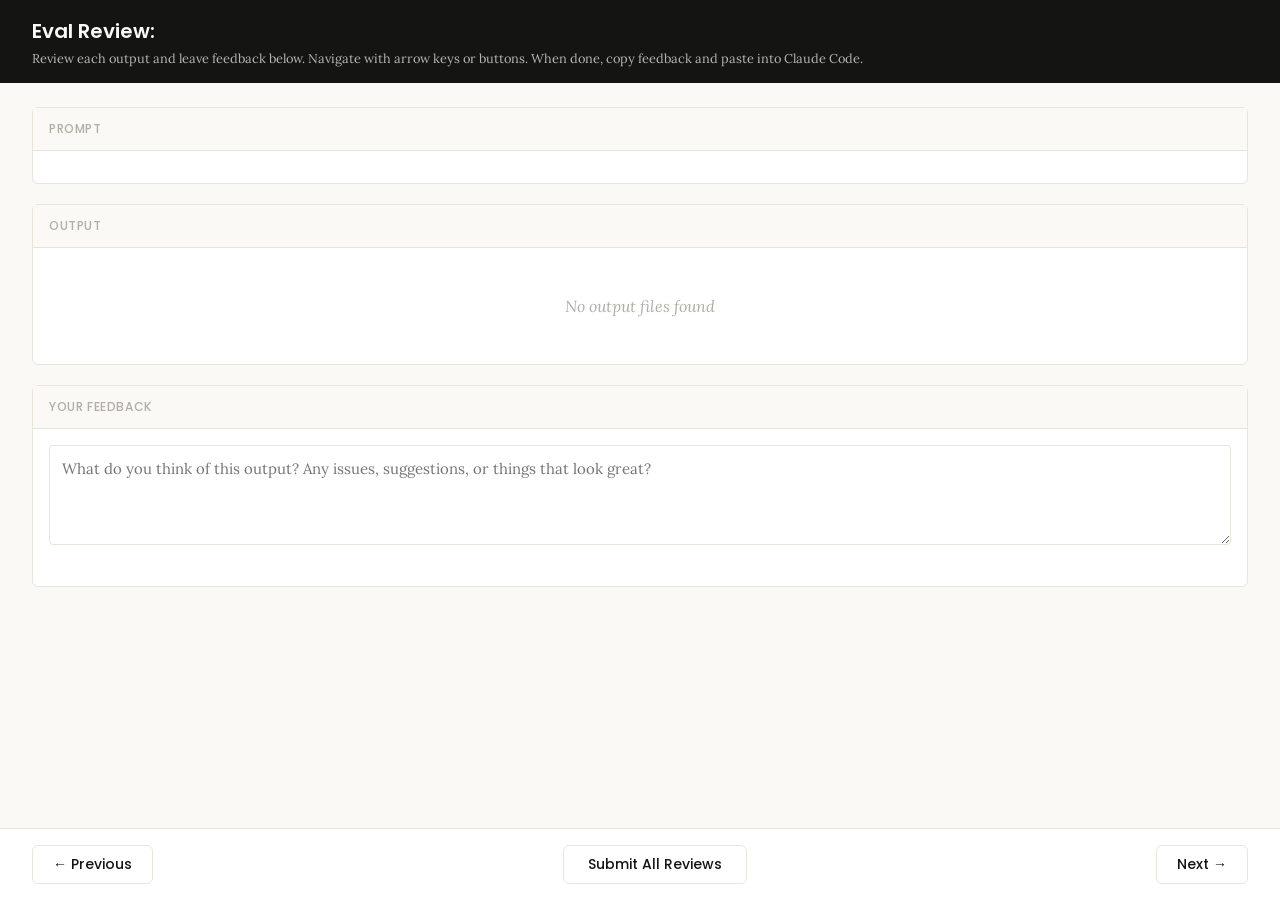
<file: 05-Coding-Projects/.claude/skills/skill-creator/eval-viewer/viewer.html>
<!DOCTYPE html>
<html lang="en">
<head>
  <meta charset="UTF-8">
  <meta name="viewport" content="width=device-width, initial-scale=1.0">
  <title>Eval Review</title>
  <link rel="preconnect" href="https://fonts.googleapis.com">
  <link rel="preconnect" href="https://fonts.gstatic.com" crossorigin>
  <link href="https://fonts.googleapis.com/css2?family=Poppins:wght@500;600&family=Lora:wght@400;500&display=swap" rel="stylesheet">
  <script src="https://cdn.sheetjs.com/xlsx-0.20.3/package/dist/xlsx.full.min.js" integrity="sha384-EnyY0/GSHQGSxSgMwaIPzSESbqoOLSexfnSMN2AP+39Ckmn92stwABZynq1JyzdT" crossorigin="anonymous"></script>
  <style>
    :root {
      --bg: #faf9f5;
      --surface: #ffffff;
      --border: #e8e6dc;
      --text: #141413;
      --text-muted: #b0aea5;
      --accent: #d97757;
      --accent-hover: #c4613f;
      --green: #788c5d;
      --green-bg: #eef2e8;
      --red: #c44;
      --red-bg: #fceaea;
      --header-bg: #141413;
      --header-text: #faf9f5;
      --radius: 6px;
    }

    * { box-sizing: border-box; margin: 0; padding: 0; }

    body {
      font-family: 'Lora', Georgia, serif;
      background: var(--bg);
      color: var(--text);
      height: 100vh;
      display: flex;
      flex-direction: column;
    }

    /* ---- Header ---- */
    .header {
      background: var(--header-bg);
      color: var(--header-text);
      padding: 1rem 2rem;
      display: flex;
      justify-content: space-between;
      align-items: center;
      flex-shrink: 0;
    }
    .header h1 {
      font-family: 'Poppins', sans-serif;
      font-size: 1.25rem;
      font-weight: 600;
    }
    .header .instructions {
      font-size: 0.8rem;
      opacity: 0.7;
      margin-top: 0.25rem;
    }
    .header .progress {
      font-size: 0.875rem;
      opacity: 0.8;
      text-align: right;
    }

    /* ---- Main content ---- */
    .main {
      flex: 1;
      overflow-y: auto;
      padding: 1.5rem 2rem;
      display: flex;
      flex-direction: column;
      gap: 1.25rem;
    }

    /* ---- Sections ---- */
    .section {
      background: var(--surface);
      border: 1px solid var(--border);
      border-radius: var(--radius);
      flex-shrink: 0;
    }
    .section-header {
      font-family: 'Poppins', sans-serif;
      padding: 0.75rem 1rem;
      font-size: 0.75rem;
      font-weight: 500;
      text-transform: uppercase;
      letter-spacing: 0.05em;
      color: var(--text-muted);
      border-bottom: 1px solid var(--border);
      background: var(--bg);
    }
    .section-body {
      padding: 1rem;
    }

    /* ---- Config badge ---- */
    .config-badge {
      display: inline-block;
      padding: 0.2rem 0.625rem;
      border-radius: 9999px;
      font-family: 'Poppins', sans-serif;
      font-size: 0.6875rem;
      font-weight: 600;
      text-transform: uppercase;
      letter-spacing: 0.03em;
      margin-left: 0.75rem;
      vertical-align: middle;
    }
    .config-badge.config-primary {
      background: rgba(33, 150, 243, 0.12);
      color: #1976d2;
    }
    .config-badge.config-baseline {
      background: rgba(255, 193, 7, 0.15);
      color: #f57f17;
    }

    /* ---- Prompt ---- */
    .prompt-text {
      white-space: pre-wrap;
      font-size: 0.9375rem;
      line-height: 1.6;
    }

    /* ---- Outputs ---- */
    .output-file {
      border: 1px solid var(--border);
      border-radius: var(--radius);
      overflow: hidden;
    }
    .output-file + .output-file {
      margin-top: 1rem;
    }
    .output-file-header {
      padding: 0.5rem 0.75rem;
      font-size: 0.8rem;
      font-weight: 600;
      color: var(--text-muted);
      background: var(--bg);
      border-bottom: 1px solid var(--border);
      font-family: 'SF Mono', SFMono-Regular, Consolas, 'Liberation Mono', Menlo, monospace;
      display: flex;
      justify-content: space-between;
      align-items: center;
    }
    .output-file-header .dl-btn {
      font-size: 0.7rem;
      color: var(--accent);
      text-decoration: none;
      cursor: pointer;
      font-family: -apple-system, BlinkMacSystemFont, 'Segoe UI', sans-serif;
      font-weight: 500;
      opacity: 0.8;
    }
    .output-file-header .dl-btn:hover {
      opacity: 1;
      text-decoration: underline;
    }
    .output-file-content {
      padding: 0.75rem;
      overflow-x: auto;
    }
    .output-file-content pre {
      font-size: 0.8125rem;
      line-height: 1.5;
      white-space: pre-wrap;
      word-break: break-word;
      font-family: 'SF Mono', SFMono-Regular, Consolas, 'Liberation Mono', Menlo, monospace;
    }
    .output-file-content img {
      max-width: 100%;
      height: auto;
      border-radius: 4px;
    }
    .output-file-content iframe {
      width: 100%;
      height: 600px;
      border: none;
    }
    .output-file-content table {
      border-collapse: collapse;
      font-size: 0.8125rem;
      width: 100%;
    }
    .output-file-content table td,
    .output-file-content table th {
      border: 1px solid var(--border);
      padding: 0.375rem 0.5rem;
      text-align: left;
    }
    .output-file-content table th {
      background: var(--bg);
      font-weight: 600;
    }
    .output-file-content .download-link {
      display: inline-flex;
      align-items: center;
      gap: 0.5rem;
      padding: 0.5rem 1rem;
      background: var(--bg);
      border: 1px solid var(--border);
      border-radius: 4px;
      color: var(--accent);
      text-decoration: none;
      font-size: 0.875rem;
      cursor: pointer;
    }
    .output-file-content .download-link:hover {
      background: var(--border);
    }
    .empty-state {
      color: var(--text-muted);
      font-style: italic;
      padding: 2rem;
      text-align: center;
    }

    /* ---- Feedback ---- */
    .prev-feedback {
      background: var(--bg);
      border: 1px solid var(--border);
      border-radius: 4px;
      padding: 0.625rem 0.75rem;
      margin-top: 0.75rem;
      font-size: 0.8125rem;
      color: var(--text-muted);
      line-height: 1.5;
    }
    .prev-feedback-label {
      font-size: 0.7rem;
      font-weight: 600;
      text-transform: uppercase;
      letter-spacing: 0.04em;
      margin-bottom: 0.25rem;
      color: var(--text-muted);
    }
    .feedback-textarea {
      width: 100%;
      min-height: 100px;
      padding: 0.75rem;
      border: 1px solid var(--border);
      border-radius: 4px;
      font-family: inherit;
      font-size: 0.9375rem;
      line-height: 1.5;
      resize: vertical;
      color: var(--text);
    }
    .feedback-textarea:focus {
      outline: none;
      border-color: var(--accent);
      box-shadow: 0 0 0 3px rgba(37, 99, 235, 0.1);
    }
    .feedback-status {
      font-size: 0.75rem;
      color: var(--text-muted);
      margin-top: 0.5rem;
      min-height: 1.1em;
    }

    /* ---- Grades (collapsible) ---- */
    .grades-toggle {
      display: flex;
      align-items: center;
      cursor: pointer;
      user-select: none;
    }
    .grades-toggle:hover {
      color: var(--accent);
    }
    .grades-toggle .arrow {
      margin-right: 0.5rem;
      transition: transform 0.15s;
      font-size: 0.75rem;
    }
    .grades-toggle .arrow.open {
      transform: rotate(90deg);
    }
    .grades-content {
      display: none;
      margin-top: 0.75rem;
    }
    .grades-content.open {
      display: block;
    }
    .grades-summary {
      font-size: 0.875rem;
      margin-bottom: 0.75rem;
      display: flex;
      align-items: center;
      gap: 0.5rem;
    }
    .grade-badge {
      display: inline-block;
      padding: 0.125rem 0.5rem;
      border-radius: 9999px;
      font-size: 0.75rem;
      font-weight: 600;
    }
    .grade-pass { background: var(--green-bg); color: var(--green); }
    .grade-fail { background: var(--red-bg); color: var(--red); }
    .assertion-list {
      list-style: none;
    }
    .assertion-item {
      padding: 0.625rem 0;
      border-bottom: 1px solid var(--border);
      font-size: 0.8125rem;
    }
    .assertion-item:last-child { border-bottom: none; }
    .assertion-status {
      font-weight: 600;
      margin-right: 0.5rem;
    }
    .assertion-status.pass { color: var(--green); }
    .assertion-status.fail { color: var(--red); }
    .assertion-evidence {
      color: var(--text-muted);
      font-size: 0.75rem;
      margin-top: 0.25rem;
      padding-left: 1.5rem;
    }

    /* ---- View tabs ---- */
    .view-tabs {
      display: flex;
      gap: 0;
      padding: 0 2rem;
      background: var(--bg);
      border-bottom: 1px solid var(--border);
      flex-shrink: 0;
    }
    .view-tab {
      font-family: 'Poppins', sans-serif;
      padding: 0.625rem 1.25rem;
      font-size: 0.8125rem;
      font-weight: 500;
      cursor: pointer;
      border: none;
      background: none;
      color: var(--text-muted);
      border-bottom: 2px solid transparent;
      transition: all 0.15s;
    }
    .view-tab:hover { color: var(--text); }
    .view-tab.active {
      color: var(--accent);
      border-bottom-color: var(--accent);
    }
    .view-panel { display: none; }
    .view-panel.active { display: flex; flex-direction: column; flex: 1; overflow: hidden; }

    /* ---- Benchmark view ---- */
    .benchmark-view {
      padding: 1.5rem 2rem;
      overflow-y: auto;
      flex: 1;
    }
    .benchmark-table {
      border-collapse: collapse;
      background: var(--surface);
      border: 1px solid var(--border);
      border-radius: var(--radius);
      font-size: 0.8125rem;
      width: 100%;
      margin-bottom: 1.5rem;
    }
    .benchmark-table th, .benchmark-table td {
      padding: 0.625rem 0.75rem;
      text-align: left;
      border: 1px solid var(--border);
    }
    .benchmark-table th {
      font-family: 'Poppins', sans-serif;
      background: var(--header-bg);
      color: var(--header-text);
      font-weight: 500;
      font-size: 0.75rem;
      text-transform: uppercase;
      letter-spacing: 0.04em;
    }
    .benchmark-table tr:hover { background: var(--bg); }
    .benchmark-table tr.benchmark-row-with { background: rgba(33, 150, 243, 0.06); }
    .benchmark-table tr.benchmark-row-without { background: rgba(255, 193, 7, 0.06); }
    .benchmark-table tr.benchmark-row-with:hover { background: rgba(33, 150, 243, 0.12); }
    .benchmark-table tr.benchmark-row-without:hover { background: rgba(255, 193, 7, 0.12); }
    .benchmark-table tr.benchmark-row-avg { font-weight: 600; border-top: 2px solid var(--border); }
    .benchmark-table tr.benchmark-row-avg.benchmark-row-with { background: rgba(33, 150, 243, 0.12); }
    .benchmark-table tr.benchmark-row-avg.benchmark-row-without { background: rgba(255, 193, 7, 0.12); }
    .benchmark-delta-positive { color: var(--green); font-weight: 600; }
    .benchmark-delta-negative { color: var(--red); font-weight: 600; }
    .benchmark-notes {
      background: var(--surface);
      border: 1px solid var(--border);
      border-radius: var(--radius);
      padding: 1rem;
    }
    .benchmark-notes h3 {
      font-family: 'Poppins', sans-serif;
      font-size: 0.875rem;
      margin-bottom: 0.75rem;
    }
    .benchmark-notes ul {
      list-style: disc;
      padding-left: 1.25rem;
    }
    .benchmark-notes li {
      font-size: 0.8125rem;
      line-height: 1.6;
      margin-bottom: 0.375rem;
    }
    .benchmark-empty {
      color: var(--text-muted);
      font-style: italic;
      text-align: center;
      padding: 3rem;
    }

    /* ---- Navigation ---- */
    .nav {
      display: flex;
      justify-content: space-between;
      align-items: center;
      padding: 1rem 2rem;
      border-top: 1px solid var(--border);
      background: var(--surface);
      flex-shrink: 0;
    }
    .nav-btn {
      font-family: 'Poppins', sans-serif;
      padding: 0.5rem 1.25rem;
      border: 1px solid var(--border);
      border-radius: var(--radius);
      background: var(--surface);
      cursor: pointer;
      font-size: 0.875rem;
      font-weight: 500;
      color: var(--text);
      transition: all 0.15s;
    }
    .nav-btn:hover:not(:disabled) {
      background: var(--bg);
      border-color: var(--text-muted);
    }
    .nav-btn:disabled {
      opacity: 0.4;
      cursor: not-allowed;
    }
    .done-btn {
      font-family: 'Poppins', sans-serif;
      padding: 0.5rem 1.5rem;
      border: 1px solid var(--border);
      border-radius: var(--radius);
      background: var(--surface);
      color: var(--text);
      cursor: pointer;
      font-size: 0.875rem;
      font-weight: 500;
      transition: all 0.15s;
    }
    .done-btn:hover {
      background: var(--bg);
      border-color: var(--text-muted);
    }
    .done-btn.ready {
      border: none;
      background: var(--accent);
      color: white;
      font-weight: 600;
    }
    .done-btn.ready:hover {
      background: var(--accent-hover);
    }
    /* ---- Done overlay ---- */
    .done-overlay {
      display: none;
      position: fixed;
      inset: 0;
      background: rgba(0, 0, 0, 0.5);
      z-index: 100;
      justify-content: center;
      align-items: center;
    }
    .done-overlay.visible {
      display: flex;
    }
    .done-card {
      background: var(--surface);
      border-radius: 12px;
      padding: 2rem 3rem;
      text-align: center;
      box-shadow: 0 20px 60px rgba(0, 0, 0, 0.3);
      max-width: 500px;
    }
    .done-card h2 {
      font-size: 1.5rem;
      margin-bottom: 0.5rem;
    }
    .done-card p {
      color: var(--text-muted);
      margin-bottom: 1.5rem;
      line-height: 1.5;
    }
    .done-card .btn-row {
      display: flex;
      gap: 0.5rem;
      justify-content: center;
    }
    .done-card button {
      padding: 0.5rem 1.25rem;
      border: 1px solid var(--border);
      border-radius: var(--radius);
      background: var(--surface);
      cursor: pointer;
      font-size: 0.875rem;
    }
    .done-card button:hover {
      background: var(--bg);
    }
    /* ---- Toast ---- */
    .toast {
      position: fixed;
      bottom: 5rem;
      left: 50%;
      transform: translateX(-50%);
      background: var(--header-bg);
      color: var(--header-text);
      padding: 0.625rem 1.25rem;
      border-radius: var(--radius);
      font-size: 0.875rem;
      opacity: 0;
      transition: opacity 0.3s;
      pointer-events: none;
      z-index: 200;
    }
    .toast.visible {
      opacity: 1;
    }
  </style>
</head>
<body>
  <div id="app" style="height:100vh; display:flex; flex-direction:column;">
    <div class="header">
      <div>
        <h1>Eval Review: <span id="skill-name"></span></h1>
        <div class="instructions">Review each output and leave feedback below. Navigate with arrow keys or buttons. When done, copy feedback and paste into Claude Code.</div>
      </div>
      <div class="progress" id="progress"></div>
    </div>

    <!-- View tabs (only shown when benchmark data exists) -->
    <div class="view-tabs" id="view-tabs" style="display:none;">
      <button class="view-tab active" onclick="switchView('outputs')">Outputs</button>
      <button class="view-tab" onclick="switchView('benchmark')">Benchmark</button>
    </div>

    <!-- Outputs panel (qualitative review) -->
    <div class="view-panel active" id="panel-outputs">
    <div class="main">
      <!-- Prompt -->
      <div class="section">
        <div class="section-header">Prompt <span class="config-badge" id="config-badge" style="display:none;"></span></div>
        <div class="section-body">
          <div class="prompt-text" id="prompt-text"></div>
        </div>
      </div>

      <!-- Outputs -->
      <div class="section">
        <div class="section-header">Output</div>
        <div class="section-body" id="outputs-body">
          <div class="empty-state">No output files found</div>
        </div>
      </div>

      <!-- Previous Output (collapsible) -->
      <div class="section" id="prev-outputs-section" style="display:none;">
        <div class="section-header">
          <div class="grades-toggle" onclick="togglePrevOutputs()">
            <span class="arrow" id="prev-outputs-arrow">&#9654;</span>
            Previous Output
          </div>
        </div>
        <div class="grades-content" id="prev-outputs-content"></div>
      </div>

      <!-- Grades (collapsible) -->
      <div class="section" id="grades-section" style="display:none;">
        <div class="section-header">
          <div class="grades-toggle" onclick="toggleGrades()">
            <span class="arrow" id="grades-arrow">&#9654;</span>
            Formal Grades
          </div>
        </div>
        <div class="grades-content" id="grades-content"></div>
      </div>

      <!-- Feedback -->
      <div class="section">
        <div class="section-header">Your Feedback</div>
        <div class="section-body">
          <textarea
            class="feedback-textarea"
            id="feedback"
            placeholder="What do you think of this output? Any issues, suggestions, or things that look great?"
          ></textarea>
          <div class="feedback-status" id="feedback-status"></div>
          <div class="prev-feedback" id="prev-feedback" style="display:none;">
            <div class="prev-feedback-label">Previous feedback</div>
            <div id="prev-feedback-text"></div>
          </div>
        </div>
      </div>
    </div>

    <div class="nav" id="outputs-nav">
      <button class="nav-btn" id="prev-btn" onclick="navigate(-1)">&#8592; Previous</button>
      <button class="done-btn" id="done-btn" onclick="showDoneDialog()">Submit All Reviews</button>
      <button class="nav-btn" id="next-btn" onclick="navigate(1)">Next &#8594;</button>
    </div>
    </div><!-- end panel-outputs -->

    <!-- Benchmark panel (quantitative stats) -->
    <div class="view-panel" id="panel-benchmark">
      <div class="benchmark-view" id="benchmark-content">
        <div class="benchmark-empty">No benchmark data available. Run a benchmark to see quantitative results here.</div>
      </div>
    </div>
  </div>

  <!-- Done overlay -->
  <div class="done-overlay" id="done-overlay">
    <div class="done-card">
      <h2>Review Complete</h2>
      <p>Your feedback has been saved. Go back to your Claude Code session and tell Claude you're done reviewing.</p>
      <div class="btn-row">
        <button onclick="closeDoneDialog()">OK</button>
      </div>
    </div>
  </div>

  <!-- Toast -->
  <div class="toast" id="toast"></div>

  <script>
    // ---- Embedded data (injected by generate_review.py) ----
    /*__EMBEDDED_DATA__*/

    // ---- State ----
    let feedbackMap = {};  // run_id -> feedback text
    let currentIndex = 0;
    let visitedRuns = new Set();

    // ---- Init ----
    async function init() {
      // Load saved feedback from server — but only if this isn't a fresh
      // iteration (indicated by previous_feedback being present). When
      // previous feedback exists, the feedback.json on disk is stale from
      // the prior iteration and should not pre-fill the textareas.
      const hasPrevious = Object.keys(EMBEDDED_DATA.previous_feedback || {}).length > 0
        || Object.keys(EMBEDDED_DATA.previous_outputs || {}).length > 0;
      if (!hasPrevious) {
        try {
          const resp = await fetch("/api/feedback");
          const data = await resp.json();
          if (data.reviews) {
            for (const r of data.reviews) feedbackMap[r.run_id] = r.feedback;
          }
        } catch { /* first run, no feedback yet */ }
      }

      document.getElementById("skill-name").textContent = EMBEDDED_DATA.skill_name;
      showRun(0);

      // Wire up feedback auto-save
      const textarea = document.getElementById("feedback");
      let saveTimeout = null;
      textarea.addEventListener("input", () => {
        clearTimeout(saveTimeout);
        document.getElementById("feedback-status").textContent = "";
        saveTimeout = setTimeout(() => saveCurrentFeedback(), 800);
      });
    }

    // ---- Navigation ----
    function navigate(delta) {
      const newIndex = currentIndex + delta;
      if (newIndex >= 0 && newIndex < EMBEDDED_DATA.runs.length) {
        saveCurrentFeedback();
        showRun(newIndex);
      }
    }

    function updateNavButtons() {
      document.getElementById("prev-btn").disabled = currentIndex === 0;
      document.getElementById("next-btn").disabled =
        currentIndex === EMBEDDED_DATA.runs.length - 1;
    }

    // ---- Show a run ----
    function showRun(index) {
      currentIndex = index;
      const run = EMBEDDED_DATA.runs[index];

      // Progress
      document.getElementById("progress").textContent =
        `${index + 1} of ${EMBEDDED_DATA.runs.length}`;

      // Prompt
      document.getElementById("prompt-text").textContent = run.prompt;

      // Config badge
      const badge = document.getElementById("config-badge");
      const configMatch = run.id.match(/(with_skill|without_skill|new_skill|old_skill)/);
      if (configMatch) {
        const config = configMatch[1];
        const isBaseline = config === "without_skill" || config === "old_skill";
        badge.textContent = config.replace(/_/g, " ");
        badge.className = "config-badge " + (isBaseline ? "config-baseline" : "config-primary");
        badge.style.display = "inline-block";
      } else {
        badge.style.display = "none";
      }

      // Outputs
      renderOutputs(run);

      // Previous outputs
      renderPrevOutputs(run);

      // Grades
      renderGrades(run);

      // Previous feedback
      const prevFb = (EMBEDDED_DATA.previous_feedback || {})[run.id];
      const prevEl = document.getElementById("prev-feedback");
      if (prevFb) {
        document.getElementById("prev-feedback-text").textContent = prevFb;
        prevEl.style.display = "block";
      } else {
        prevEl.style.display = "none";
      }

      // Feedback
      document.getElementById("feedback").value = feedbackMap[run.id] || "";
      document.getElementById("feedback-status").textContent = "";

      updateNavButtons();

      // Track visited runs and promote done button when all visited
      visitedRuns.add(index);
      const doneBtn = document.getElementById("done-btn");
      if (visitedRuns.size >= EMBEDDED_DATA.runs.length) {
        doneBtn.classList.add("ready");
      }

      // Scroll main content to top
      document.querySelector(".main").scrollTop = 0;
    }

    // ---- Render outputs ----
    function renderOutputs(run) {
      const container = document.getElementById("outputs-body");
      container.innerHTML = "";

      const outputs = run.outputs || [];
      if (outputs.length === 0) {
        container.innerHTML = '<div class="empty-state">No output files</div>';
        return;
      }

      for (const file of outputs) {
        const fileDiv = document.createElement("div");
        fileDiv.className = "output-file";

        // Always show file header with download link
        const header = document.createElement("div");
        header.className = "output-file-header";
        const nameSpan = document.createElement("span");
        nameSpan.textContent = file.name;
        header.appendChild(nameSpan);
        const dlBtn = document.createElement("a");
        dlBtn.className = "dl-btn";
        dlBtn.textContent = "Download";
        dlBtn.download = file.name;
        dlBtn.href = getDownloadUri(file);
        header.appendChild(dlBtn);
        fileDiv.appendChild(header);

        const content = document.createElement("div");
        content.className = "output-file-content";

        if (file.type === "text") {
          const pre = document.createElement("pre");
          pre.textContent = file.content;
          content.appendChild(pre);
        } else if (file.type === "image") {
          const img = document.createElement("img");
          img.src = file.data_uri;
          img.alt = file.name;
          content.appendChild(img);
        } else if (file.type === "pdf") {
          const iframe = document.createElement("iframe");
          iframe.src = file.data_uri;
          content.appendChild(iframe);
        } else if (file.type === "xlsx") {
          renderXlsx(content, file.data_b64);
        } else if (file.type === "binary") {
          const a = document.createElement("a");
          a.className = "download-link";
          a.href = file.data_uri;
          a.download = file.name;
          a.textContent = "Download " + file.name;
          content.appendChild(a);
        } else if (file.type === "error") {
          const pre = document.createElement("pre");
          pre.textContent = file.content;
          pre.style.color = "var(--red)";
          content.appendChild(pre);
        }

        fileDiv.appendChild(content);
        container.appendChild(fileDiv);
      }
    }

    // ---- XLSX rendering via SheetJS ----
    function renderXlsx(container, b64Data) {
      try {
        const raw = Uint8Array.from(atob(b64Data), c => c.charCodeAt(0));
        const wb = XLSX.read(raw, { type: "array" });

        for (let i = 0; i < wb.SheetNames.length; i++) {
          const sheetName = wb.SheetNames[i];
          const ws = wb.Sheets[sheetName];

          if (wb.SheetNames.length > 1) {
            const sheetLabel = document.createElement("div");
            sheetLabel.style.cssText =
              "font-weight:600; font-size:0.8rem; color:#b0aea5; margin-top:0.5rem; margin-bottom:0.25rem;";
            sheetLabel.textContent = "Sheet: " + sheetName;
            container.appendChild(sheetLabel);
          }

          const htmlStr = XLSX.utils.sheet_to_html(ws, { editable: false });
          const wrapper = document.createElement("div");
          wrapper.innerHTML = htmlStr;
          container.appendChild(wrapper);
        }
      } catch (err) {
        container.textContent = "Error rendering spreadsheet: " + err.message;
      }
    }

    // ---- Grades ----
    function renderGrades(run) {
      const section = document.getElementById("grades-section");
      const content = document.getElementById("grades-content");

      if (!run.grading) {
        section.style.display = "none";
        return;
      }

      const grading = run.grading;
      section.style.display = "block";
      // Reset to collapsed
      content.classList.remove("open");
      document.getElementById("grades-arrow").classList.remove("open");

      const summary = grading.summary || {};
      const expectations = grading.expectations || [];

      let html = '<div style="padding: 1rem;">';

      // Summary line
      const passRate = summary.pass_rate != null
        ? Math.round(summary.pass_rate * 100) + "%"
        : "?";
      const badgeClass = summary.pass_rate >= 0.8 ? "grade-pass" : summary.pass_rate >= 0.5 ? "" : "grade-fail";
      html += '<div class="grades-summary">';
      html += '<span class="grade-badge ' + badgeClass + '">' + passRate + '</span>';
      html += '<span>' + (summary.passed || 0) + ' passed, ' + (summary.failed || 0) + ' failed of ' + (summary.total || 0) + '</span>';
      html += '</div>';

      // Assertions list
      html += '<ul class="assertion-list">';
      for (const exp of expectations) {
        const statusClass = exp.passed ? "pass" : "fail";
        const statusIcon = exp.passed ? "\u2713" : "\u2717";
        html += '<li class="assertion-item">';
        html += '<span class="assertion-status ' + statusClass + '">' + statusIcon + '</span>';
        html += '<span>' + escapeHtml(exp.text) + '</span>';
        if (exp.evidence) {
          html += '<div class="assertion-evidence">' + escapeHtml(exp.evidence) + '</div>';
        }
        html += '</li>';
      }
      html += '</ul>';

      html += '</div>';
      content.innerHTML = html;
    }

    function toggleGrades() {
      const content = document.getElementById("grades-content");
      const arrow = document.getElementById("grades-arrow");
      content.classList.toggle("open");
      arrow.classList.toggle("open");
    }

    // ---- Previous outputs (collapsible) ----
    function renderPrevOutputs(run) {
      const section = document.getElementById("prev-outputs-section");
      const content = document.getElementById("prev-outputs-content");
      const prevOutputs = (EMBEDDED_DATA.previous_outputs || {})[run.id];

      if (!prevOutputs || prevOutputs.length === 0) {
        section.style.display = "none";
        return;
      }

      section.style.display = "block";
      // Reset to collapsed
      content.classList.remove("open");
      document.getElementById("prev-outputs-arrow").classList.remove("open");

      // Render the files into the content area
      content.innerHTML = "";
      const wrapper = document.createElement("div");
      wrapper.style.padding = "1rem";

      for (const file of prevOutputs) {
        const fileDiv = document.createElement("div");
        fileDiv.className = "output-file";

        const header = document.createElement("div");
        header.className = "output-file-header";
        const nameSpan = document.createElement("span");
        nameSpan.textContent = file.name;
        header.appendChild(nameSpan);
        const dlBtn = document.createElement("a");
        dlBtn.className = "dl-btn";
        dlBtn.textContent = "Download";
        dlBtn.download = file.name;
        dlBtn.href = getDownloadUri(file);
        header.appendChild(dlBtn);
        fileDiv.appendChild(header);

        const fc = document.createElement("div");
        fc.className = "output-file-content";

        if (file.type === "text") {
          const pre = document.createElement("pre");
          pre.textContent = file.content;
          fc.appendChild(pre);
        } else if (file.type === "image") {
          const img = document.createElement("img");
          img.src = file.data_uri;
          img.alt = file.name;
          fc.appendChild(img);
        } else if (file.type === "pdf") {
          const iframe = document.createElement("iframe");
          iframe.src = file.data_uri;
          fc.appendChild(iframe);
        } else if (file.type === "xlsx") {
          renderXlsx(fc, file.data_b64);
        } else if (file.type === "binary") {
          const a = document.createElement("a");
          a.className = "download-link";
          a.href = file.data_uri;
          a.download = file.name;
          a.textContent = "Download " + file.name;
          fc.appendChild(a);
        }

        fileDiv.appendChild(fc);
        wrapper.appendChild(fileDiv);
      }

      content.appendChild(wrapper);
    }

    function togglePrevOutputs() {
      const content = document.getElementById("prev-outputs-content");
      const arrow = document.getElementById("prev-outputs-arrow");
      content.classList.toggle("open");
      arrow.classList.toggle("open");
    }

    // ---- Feedback (saved to server -> feedback.json) ----
    function saveCurrentFeedback() {
      const run = EMBEDDED_DATA.runs[currentIndex];
      const text = document.getElementById("feedback").value;

      if (text.trim() === "") {
        delete feedbackMap[run.id];
      } else {
        feedbackMap[run.id] = text;
      }

      // Build reviews array from map
      const reviews = [];
      for (const [run_id, feedback] of Object.entries(feedbackMap)) {
        if (feedback.trim()) {
          reviews.push({ run_id, feedback, timestamp: new Date().toISOString() });
        }
      }

      fetch("/api/feedback", {
        method: "POST",
        headers: { "Content-Type": "application/json" },
        body: JSON.stringify({ reviews, status: "in_progress" }),
      }).then(() => {
        document.getElementById("feedback-status").textContent = "Saved";
      }).catch(() => {
        // Static mode or server unavailable — no-op on auto-save,
        // feedback will be downloaded on final submit
        document.getElementById("feedback-status").textContent = "Will download on submit";
      });
    }

    // ---- Done ----
    function showDoneDialog() {
      // Save current textarea to feedbackMap (but don't POST yet)
      const run = EMBEDDED_DATA.runs[currentIndex];
      const text = document.getElementById("feedback").value;
      if (text.trim() === "") {
        delete feedbackMap[run.id];
      } else {
        feedbackMap[run.id] = text;
      }

      // POST once with status: complete — include ALL runs so the model
      // can distinguish "no feedback" (looks good) from "not reviewed"
      const reviews = [];
      const ts = new Date().toISOString();
      for (const r of EMBEDDED_DATA.runs) {
        reviews.push({ run_id: r.id, feedback: feedbackMap[r.id] || "", timestamp: ts });
      }
      const payload = JSON.stringify({ reviews, status: "complete" }, null, 2);
      fetch("/api/feedback", {
        method: "POST",
        headers: { "Content-Type": "application/json" },
        body: payload,
      }).then(() => {
        document.getElementById("done-overlay").classList.add("visible");
      }).catch(() => {
        // Server not available (static mode) — download as file
        const blob = new Blob([payload], { type: "application/json" });
        const url = URL.createObjectURL(blob);
        const a = document.createElement("a");
        a.href = url;
        a.download = "feedback.json";
        a.click();
        URL.revokeObjectURL(url);
        document.getElementById("done-overlay").classList.add("visible");
      });
    }

    function closeDoneDialog() {
      // Reset status back to in_progress
      saveCurrentFeedback();
      document.getElementById("done-overlay").classList.remove("visible");
    }

    // ---- Toast ----
    function showToast(message) {
      const toast = document.getElementById("toast");
      toast.textContent = message;
      toast.classList.add("visible");
      setTimeout(() => toast.classList.remove("visible"), 2000);
    }

    // ---- Keyboard nav ----
    document.addEventListener("keydown", (e) => {
      // Don't capture when typing in textarea
      if (e.target.tagName === "TEXTAREA") return;

      if (e.key === "ArrowLeft" || e.key === "ArrowUp") {
        e.preventDefault();
        navigate(-1);
      } else if (e.key === "ArrowRight" || e.key === "ArrowDown") {
        e.preventDefault();
        navigate(1);
      }
    });

    // ---- Util ----
    function getDownloadUri(file) {
      if (file.data_uri) return file.data_uri;
      if (file.data_b64) return "data:application/octet-stream;base64," + file.data_b64;
      if (file.type === "text") return "data:text/plain;charset=utf-8," + encodeURIComponent(file.content);
      return "#";
    }

    function escapeHtml(text) {
      const div = document.createElement("div");
      div.textContent = text;
      return div.innerHTML;
    }

    // ---- View switching ----
    function switchView(view) {
      document.querySelectorAll(".view-tab").forEach(t => t.classList.remove("active"));
      document.querySelectorAll(".view-panel").forEach(p => p.classList.remove("active"));
      document.querySelector(`[onclick="switchView('${view}')"]`).classList.add("active");
      document.getElementById("panel-" + view).classList.add("active");
    }

    // ---- Benchmark rendering ----
    function renderBenchmark() {
      const data = EMBEDDED_DATA.benchmark;
      if (!data) return;

      // Show the tabs
      document.getElementById("view-tabs").style.display = "flex";

      const container = document.getElementById("benchmark-content");
      const summary = data.run_summary || {};
      const metadata = data.metadata || {};
      const notes = data.notes || [];

      let html = "";

      // Header
      html += "<h2 style='font-family: Poppins, sans-serif; margin-bottom: 0.5rem;'>Benchmark Results</h2>";
      html += "<p style='color: var(--text-muted); font-size: 0.875rem; margin-bottom: 1.25rem;'>";
      if (metadata.skill_name) html += "<strong>" + escapeHtml(metadata.skill_name) + "</strong> &mdash; ";
      if (metadata.timestamp) html += metadata.timestamp + " &mdash; ";
      if (metadata.evals_run) html += "Evals: " + metadata.evals_run.join(", ") + " &mdash; ";
      html += (metadata.runs_per_configuration || "?") + " runs per configuration";
      html += "</p>";

      // Summary table
      html += '<table class="benchmark-table">';

      function fmtStat(stat, pct) {
        if (!stat) return "—";
        const suffix = pct ? "%" : "";
        const m = pct ? (stat.mean * 100).toFixed(0) : stat.mean.toFixed(1);
        const s = pct ? (stat.stddev * 100).toFixed(0) : stat.stddev.toFixed(1);
        return m + suffix + " ± " + s + suffix;
      }

      function deltaClass(val) {
        if (!val) return "";
        const n = parseFloat(val);
        if (n > 0) return "benchmark-delta-positive";
        if (n < 0) return "benchmark-delta-negative";
        return "";
      }

      // Discover config names dynamically (everything except "delta")
      const configs = Object.keys(summary).filter(k => k !== "delta");
      const configA = configs[0] || "config_a";
      const configB = configs[1] || "config_b";
      const labelA = configA.replace(/_/g, " ").replace(/\b\w/g, c => c.toUpperCase());
      const labelB = configB.replace(/_/g, " ").replace(/\b\w/g, c => c.toUpperCase());
      const a = summary[configA] || {};
      const b = summary[configB] || {};
      const delta = summary.delta || {};

      html += "<thead><tr><th>Metric</th><th>" + escapeHtml(labelA) + "</th><th>" + escapeHtml(labelB) + "</th><th>Delta</th></tr></thead>";
      html += "<tbody>";

      html += "<tr><td><strong>Pass Rate</strong></td>";
      html += "<td>" + fmtStat(a.pass_rate, true) + "</td>";
      html += "<td>" + fmtStat(b.pass_rate, true) + "</td>";
      html += '<td class="' + deltaClass(delta.pass_rate) + '">' + (delta.pass_rate || "—") + "</td></tr>";

      // Time (only show row if data exists)
      if (a.time_seconds || b.time_seconds) {
        html += "<tr><td><strong>Time (s)</strong></td>";
        html += "<td>" + fmtStat(a.time_seconds, false) + "</td>";
        html += "<td>" + fmtStat(b.time_seconds, false) + "</td>";
        html += '<td class="' + deltaClass(delta.time_seconds) + '">' + (delta.time_seconds ? delta.time_seconds + "s" : "—") + "</td></tr>";
      }

      // Tokens (only show row if data exists)
      if (a.tokens || b.tokens) {
        html += "<tr><td><strong>Tokens</strong></td>";
        html += "<td>" + fmtStat(a.tokens, false) + "</td>";
        html += "<td>" + fmtStat(b.tokens, false) + "</td>";
        html += '<td class="' + deltaClass(delta.tokens) + '">' + (delta.tokens || "—") + "</td></tr>";
      }

      html += "</tbody></table>";

      // Per-eval breakdown (if runs data available)
      const runs = data.runs || [];
      if (runs.length > 0) {
        const evalIds = [...new Set(runs.map(r => r.eval_id))].sort((a, b) => a - b);

        html += "<h3 style='font-family: Poppins, sans-serif; margin-bottom: 0.75rem;'>Per-Eval Breakdown</h3>";

        const hasTime = runs.some(r => r.result && r.result.time_seconds != null);
        const hasErrors = runs.some(r => r.result && r.result.errors > 0);

        for (const evalId of evalIds) {
          const evalRuns = runs.filter(r => r.eval_id === evalId);
          const evalName = evalRuns[0] && evalRuns[0].eval_name ? evalRuns[0].eval_name : "Eval " + evalId;

          html += "<h4 style='font-family: Poppins, sans-serif; margin: 1rem 0 0.5rem; color: var(--text);'>" + escapeHtml(evalName) + "</h4>";
          html += '<table class="benchmark-table">';
          html += "<thead><tr><th>Config</th><th>Run</th><th>Pass Rate</th>";
          if (hasTime) html += "<th>Time (s)</th>";
          if (hasErrors) html += "<th>Crashes During Execution</th>";
          html += "</tr></thead>";
          html += "<tbody>";

          // Group by config and render with average rows
          const configGroups = [...new Set(evalRuns.map(r => r.configuration))];
          for (let ci = 0; ci < configGroups.length; ci++) {
            const config = configGroups[ci];
            const configRuns = evalRuns.filter(r => r.configuration === config);
            if (configRuns.length === 0) continue;

            const rowClass = ci === 0 ? "benchmark-row-with" : "benchmark-row-without";
            const configLabel = config.replace(/_/g, " ").replace(/\b\w/g, c => c.toUpperCase());

            for (const run of configRuns) {
              const r = run.result || {};
              const prClass = r.pass_rate >= 0.8 ? "benchmark-delta-positive" : r.pass_rate < 0.5 ? "benchmark-delta-negative" : "";
              html += '<tr class="' + rowClass + '">';
              html += "<td>" + configLabel + "</td>";
              html += "<td>" + run.run_number + "</td>";
              html += '<td class="' + prClass + '">' + ((r.pass_rate || 0) * 100).toFixed(0) + "% (" + (r.passed || 0) + "/" + (r.total || 0) + ")</td>";
              if (hasTime) html += "<td>" + (r.time_seconds != null ? r.time_seconds.toFixed(1) : "—") + "</td>";
              if (hasErrors) html += "<td>" + (r.errors || 0) + "</td>";
              html += "</tr>";
            }

            // Average row
            const rates = configRuns.map(r => (r.result || {}).pass_rate || 0);
            const avgRate = rates.reduce((a, b) => a + b, 0) / rates.length;
            const avgPrClass = avgRate >= 0.8 ? "benchmark-delta-positive" : avgRate < 0.5 ? "benchmark-delta-negative" : "";
            html += '<tr class="benchmark-row-avg ' + rowClass + '">';
            html += "<td>" + configLabel + "</td>";
            html += "<td>Avg</td>";
            html += '<td class="' + avgPrClass + '">' + (avgRate * 100).toFixed(0) + "%</td>";
            if (hasTime) {
              const times = configRuns.map(r => (r.result || {}).time_seconds).filter(t => t != null);
              html += "<td>" + (times.length ? (times.reduce((a, b) => a + b, 0) / times.length).toFixed(1) : "—") + "</td>";
            }
            if (hasErrors) html += "<td></td>";
            html += "</tr>";
          }
          html += "</tbody></table>";

          // Per-assertion detail for this eval
          const runsWithExpectations = {};
          for (const config of configGroups) {
            runsWithExpectations[config] = evalRuns.filter(r => r.configuration === config && r.expectations && r.expectations.length > 0);
          }
          const hasAnyExpectations = Object.values(runsWithExpectations).some(runs => runs.length > 0);
          if (hasAnyExpectations) {
            // Collect all unique assertion texts across all configs
            const allAssertions = [];
            const seen = new Set();
            for (const config of configGroups) {
              for (const run of runsWithExpectations[config]) {
                for (const exp of (run.expectations || [])) {
                  if (!seen.has(exp.text)) {
                    seen.add(exp.text);
                    allAssertions.push(exp.text);
                  }
                }
              }
            }

            html += '<table class="benchmark-table" style="margin-top: 0.5rem;">';
            html += "<thead><tr><th>Assertion</th>";
            for (const config of configGroups) {
              const label = config.replace(/_/g, " ").replace(/\b\w/g, c => c.toUpperCase());
              html += "<th>" + escapeHtml(label) + "</th>";
            }
            html += "</tr></thead><tbody>";

            for (const assertionText of allAssertions) {
              html += "<tr><td>" + escapeHtml(assertionText) + "</td>";

              for (const config of configGroups) {
                html += "<td>";
                for (const run of runsWithExpectations[config]) {
                  const exp = (run.expectations || []).find(e => e.text === assertionText);
                  if (exp) {
                    const cls = exp.passed ? "benchmark-delta-positive" : "benchmark-delta-negative";
                    const icon = exp.passed ? "\u2713" : "\u2717";
                    html += '<span class="' + cls + '" title="Run ' + run.run_number + ': ' + escapeHtml(exp.evidence || "") + '">' + icon + "</span> ";
                  } else {
                    html += "— ";
                  }
                }
                html += "</td>";
              }
              html += "</tr>";
            }
            html += "</tbody></table>";
          }
        }
      }

      // Notes
      if (notes.length > 0) {
        html += '<div class="benchmark-notes">';
        html += "<h3>Analysis Notes</h3>";
        html += "<ul>";
        for (const note of notes) {
          html += "<li>" + escapeHtml(note) + "</li>";
        }
        html += "</ul></div>";
      }

      container.innerHTML = html;
    }

    // ---- Start ----
    init();
    renderBenchmark();
  </script>
</body>
</html>
</file>
